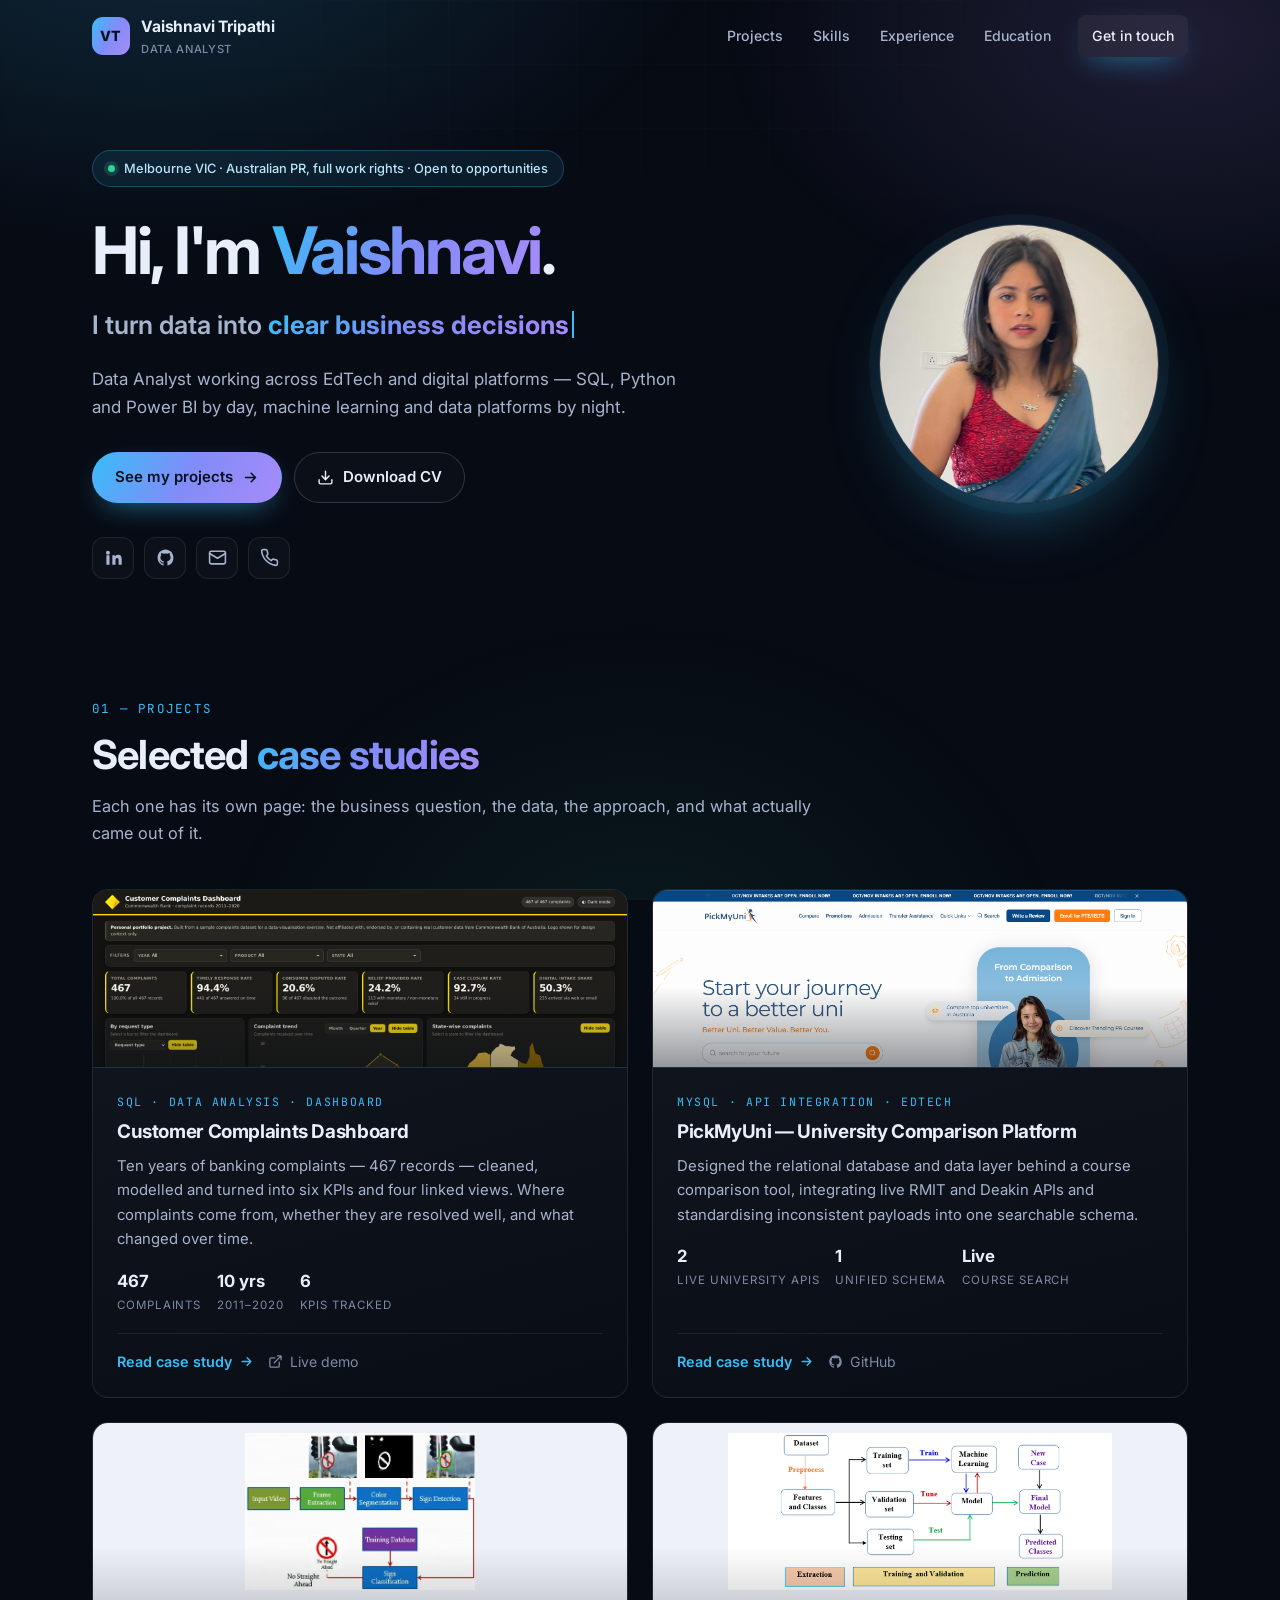
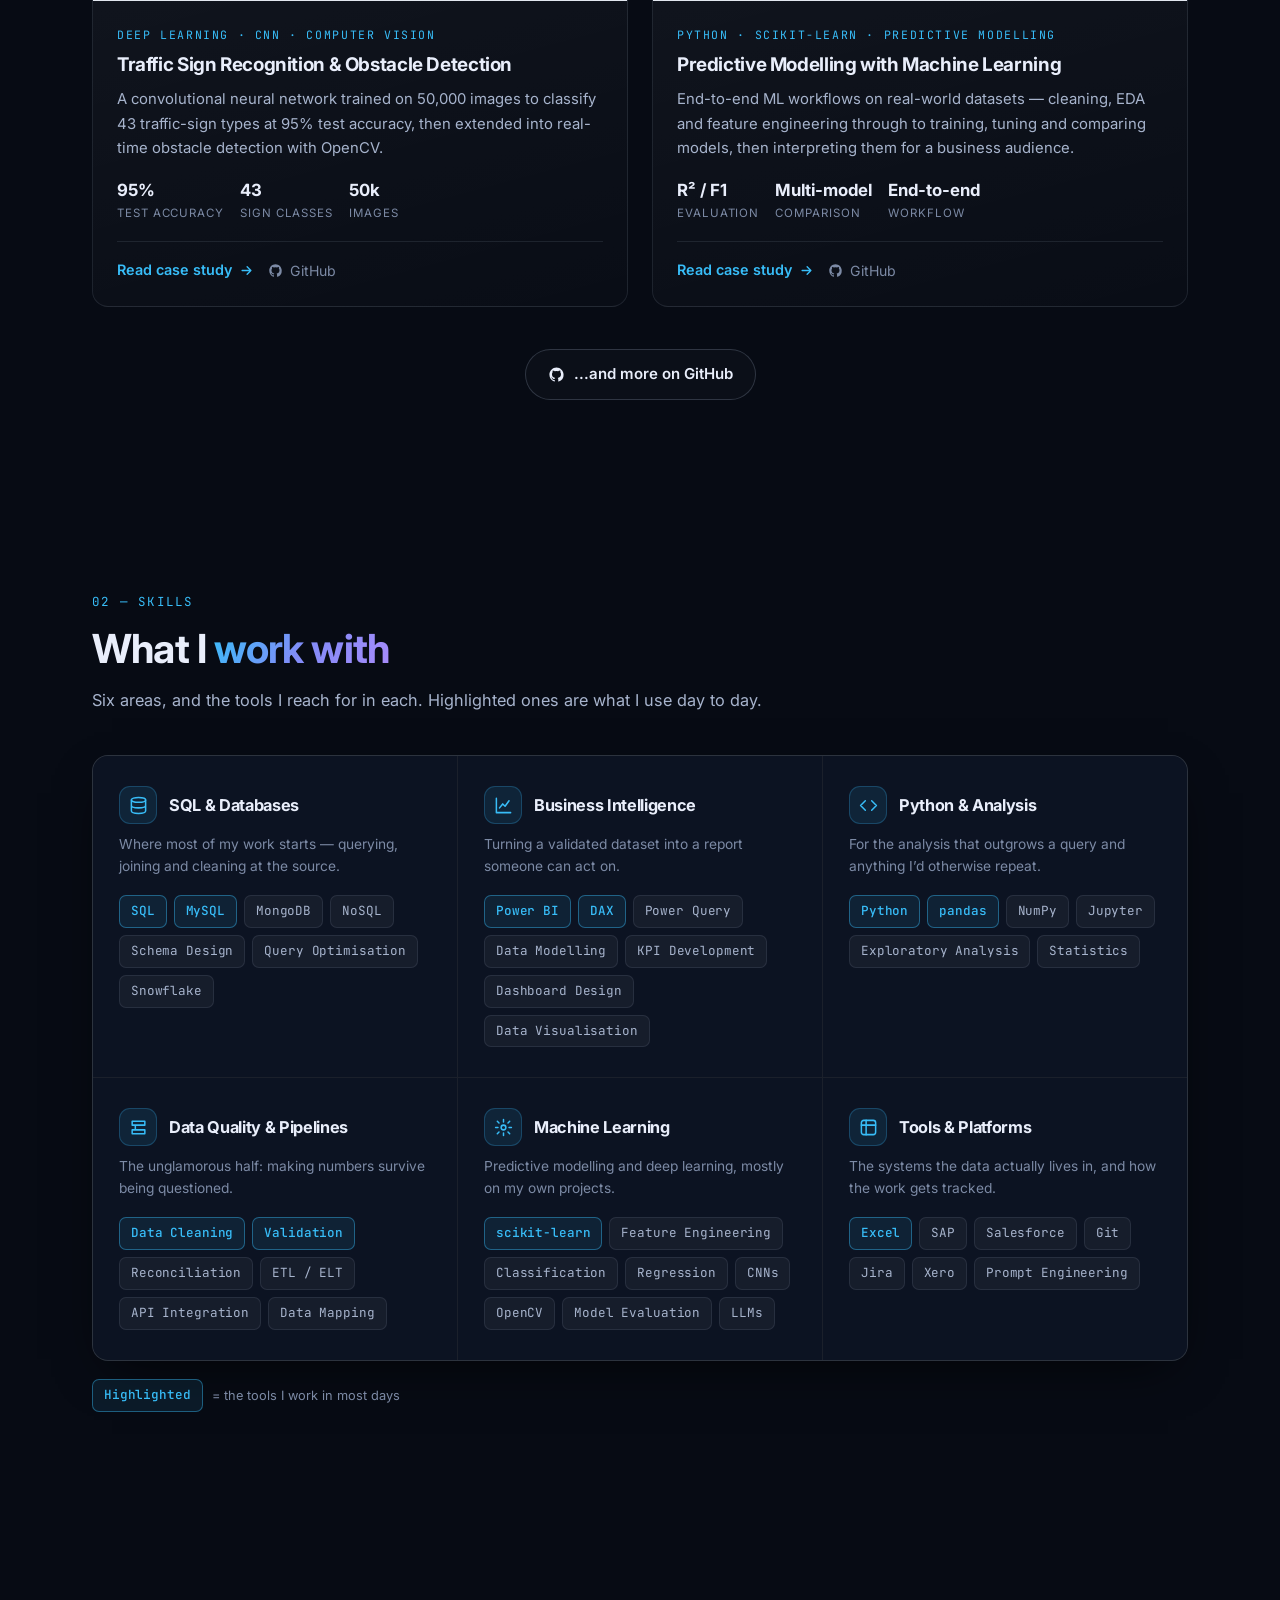
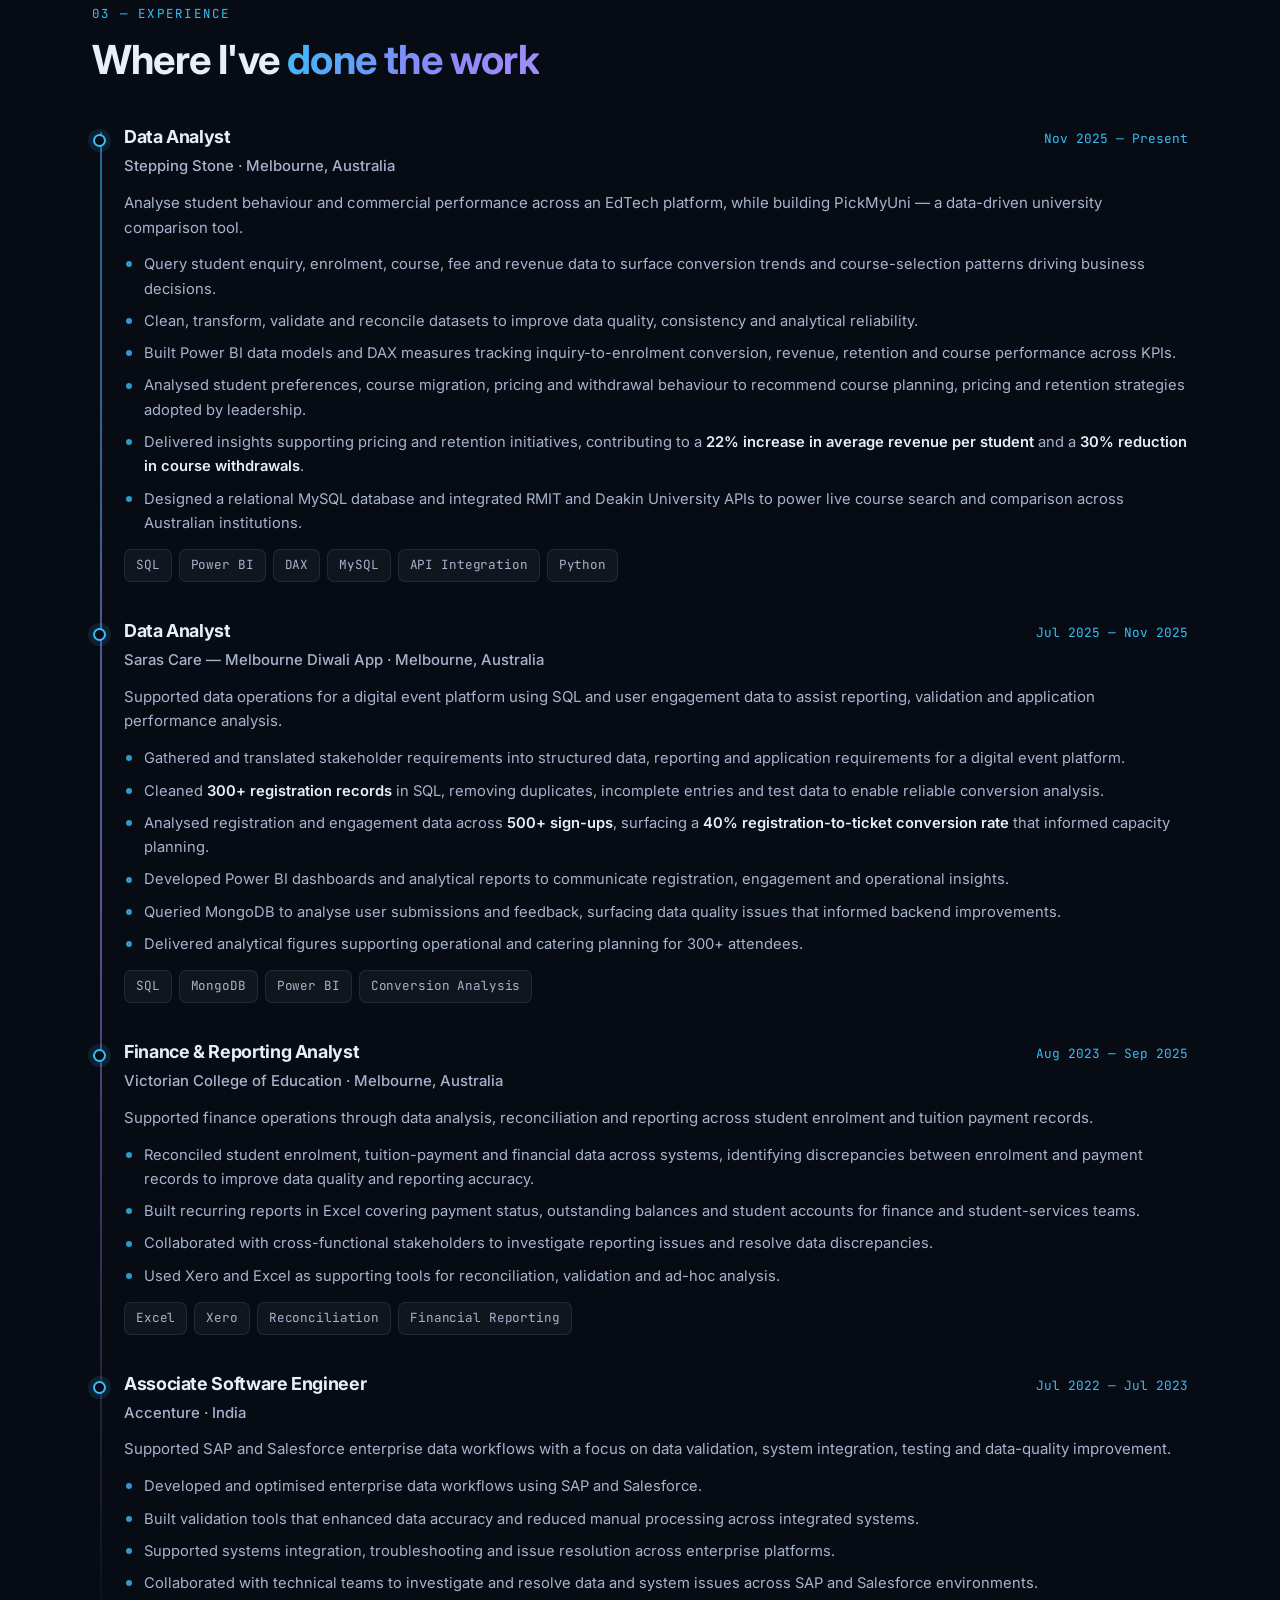
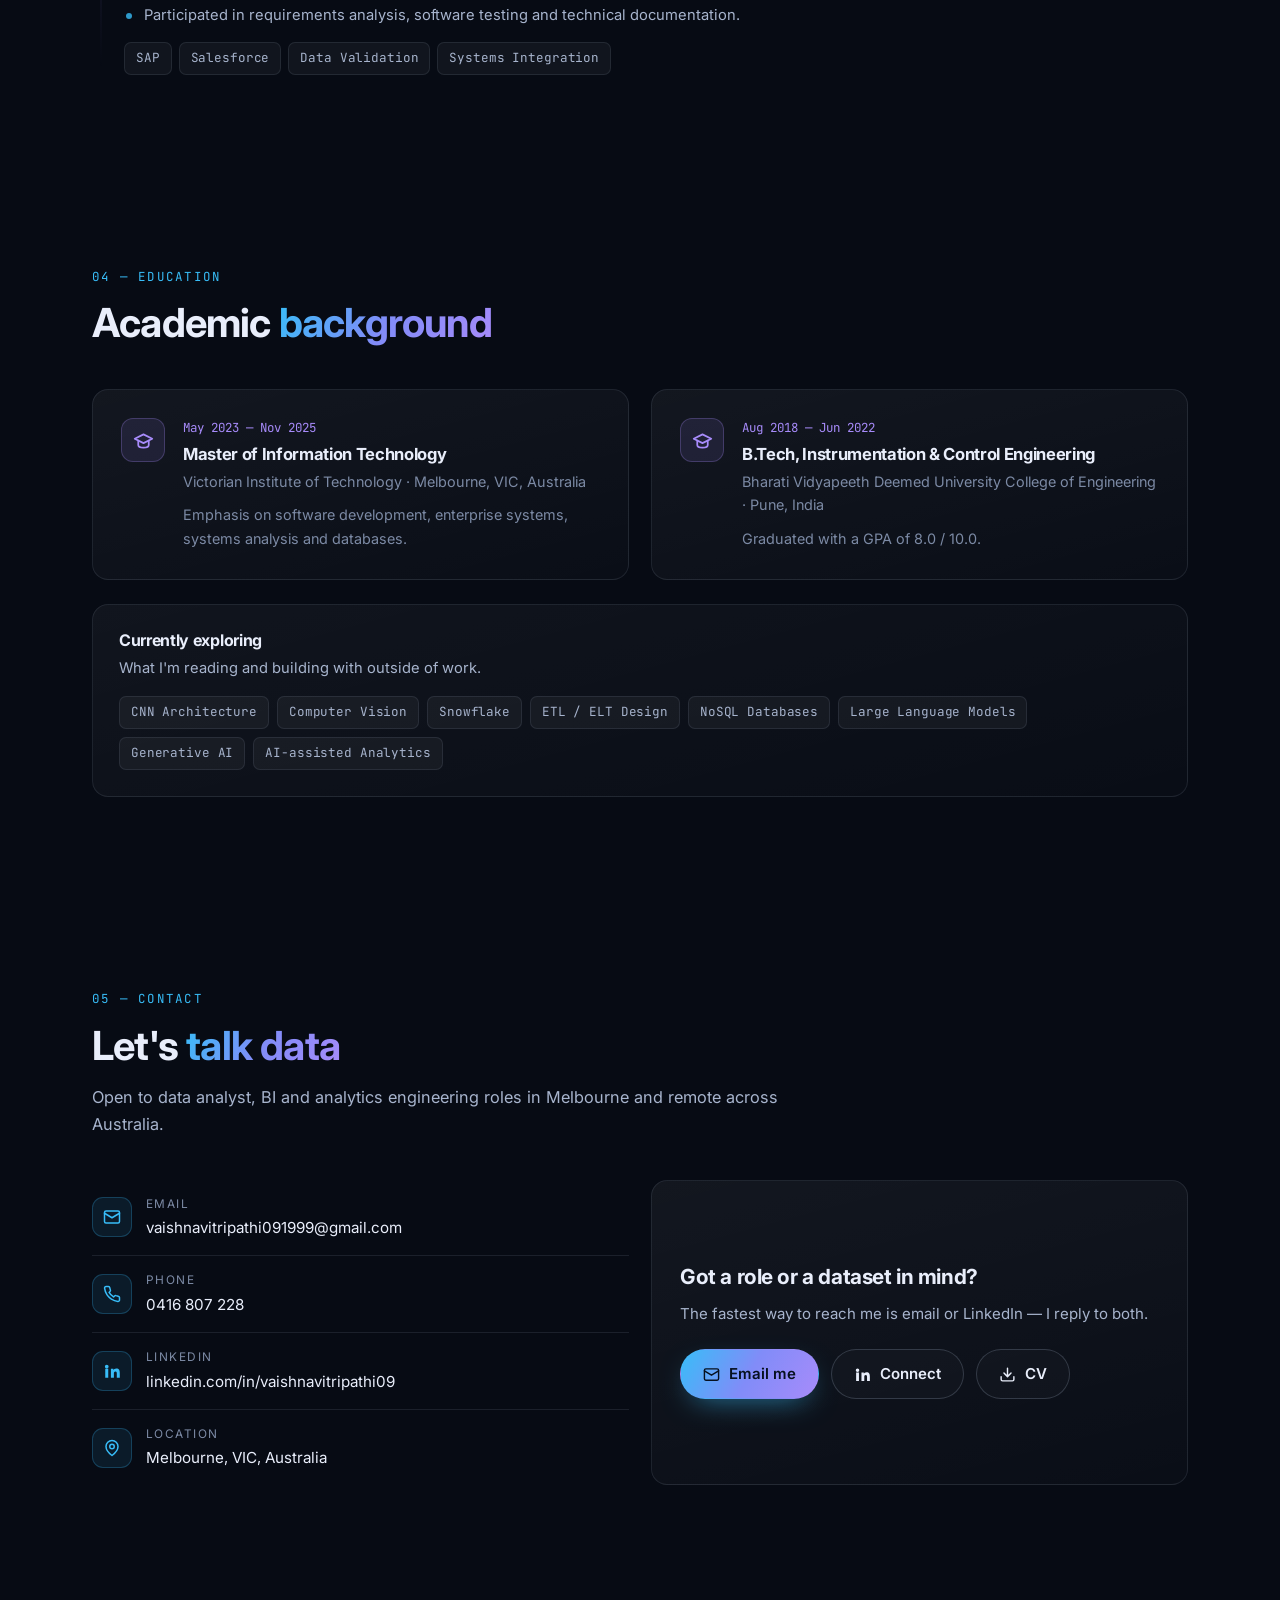
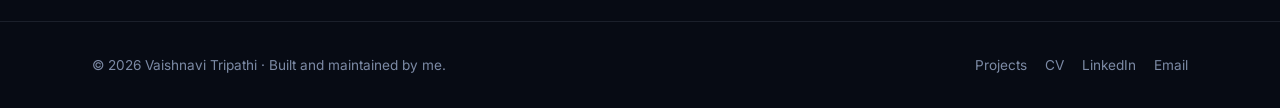
<file: Portfolio_Vaishnavi/index.html>
<!DOCTYPE html>
<html lang="en">
<head>
<meta charset="UTF-8" />
<meta name="viewport" content="width=device-width, initial-scale=1" />
<title>Vaishnavi Tripathi — Data Analyst | SQL, Python, Power BI</title>
<meta name="description" content="Portfolio of Vaishnavi Tripathi, a Melbourne-based Data Analyst specialising in SQL, Python, Power BI and machine learning. Case studies in EdTech, healthcare analytics, data platforms and computer vision." />
<meta name="author" content="Vaishnavi Tripathi" />
<meta property="og:title" content="Vaishnavi Tripathi — Data Analyst" />
<meta property="og:description" content="Turning complex data into clear business decisions. SQL · Python · Power BI · Machine Learning." />
<meta property="og:type" content="website" />
<meta property="og:image" content="assets/profile.jpg" />
<link rel="icon" href="data:image/svg+xml,<svg xmlns='http://www.w3.org/2000/svg' viewBox='0 0 100 100'><rect width='100' height='100' rx='22' fill='%2338bdf8'/><text x='50' y='68' font-size='52' font-family='Arial,sans-serif' font-weight='bold' text-anchor='middle' fill='%23061020'>VT</text></svg>" />
<link rel="preconnect" href="https://fonts.googleapis.com" />
<link rel="preconnect" href="https://fonts.gstatic.com" crossorigin />
<link href="https://fonts.googleapis.com/css2?family=Inter:wght@400;500;600;700;800&family=JetBrains+Mono:wght@400;500&display=swap" rel="stylesheet" />
<link rel="stylesheet" href="style.css" />
</head>
<body>

<!-- ============================ NAV ============================ -->
<header class="nav">
  <div class="wrap nav__inner">
    <a class="brand" href="#top" aria-label="Vaishnavi Tripathi — home">
      <span class="brand__mark">VT</span>
      <span>
        <span class="brand__name">Vaishnavi Tripathi</span>
        <span class="brand__role">Data Analyst</span>
      </span>
    </a>

    <button class="nav__toggle" aria-label="Toggle navigation" aria-expanded="false">
      <svg viewBox="0 0 24 24" fill="none" stroke="currentColor" stroke-width="2" stroke-linecap="round"><path d="M3 6h18M3 12h18M3 18h18"/></svg>
    </button>

    <nav class="nav__links" aria-label="Primary">
      <a href="#projects">Projects</a>
      <a href="#skills">Skills</a>
      <a href="#experience">Experience</a>
      <a href="#education">Education</a>
      <a class="btn btn--primary btn--sm nav__cta" href="#contact">Get in touch</a>
    </nav>
  </div>
</header>

<main id="top">

<!-- ============================ HERO ============================ -->
<section class="hero">
  <div class="wrap">
    <div class="hero__grid">
      <div class="reveal">
        <span class="pill"><span class="dot"></span> Melbourne VIC · Australian PR, full work rights · Open to opportunities</span>

        <h1>Hi, I'm <span class="grad-text">Vaishnavi</span>.</h1>

        <p class="type-line">
          I turn data into
          <span class="type-out"
                data-words="clear business decisions|Power BI dashboards|KPI frameworks|conversion insights|predictive models|things people act on"></span><span class="caret" aria-hidden="true"></span>
        </p>

        <p class="hero__lede">
          Data Analyst working across EdTech and digital platforms — SQL, Python and Power BI by day,
          machine learning and data platforms by night.
        </p>

        <div class="hero__actions">
          <a class="btn btn--primary" href="#projects">
            See my projects
            <svg viewBox="0 0 24 24" fill="none" stroke="currentColor" stroke-width="2.2" stroke-linecap="round" stroke-linejoin="round"><path d="M5 12h14M13 6l6 6-6 6"/></svg>
          </a>
          <a class="btn btn--ghost" href="assets/Vaishnavi_Tripathi_CV.pdf" download>
            <svg viewBox="0 0 24 24" fill="none" stroke="currentColor" stroke-width="2" stroke-linecap="round" stroke-linejoin="round"><path d="M21 15v4a2 2 0 0 1-2 2H5a2 2 0 0 1-2-2v-4M7 10l5 5 5-5M12 15V3"/></svg>
            Download CV
          </a>
        </div>

        <div class="social">
          <a href="https://www.linkedin.com/in/vaishnavitripathi09" target="_blank" rel="noopener" aria-label="LinkedIn">
            <svg viewBox="0 0 24 24" fill="currentColor"><path d="M4.98 3.5a2.5 2.5 0 1 1 0 5 2.5 2.5 0 0 1 0-5zM3 9h4v12H3V9zm7 0h3.8v1.7h.05c.53-1 1.83-2.05 3.77-2.05 4.03 0 4.78 2.65 4.78 6.1V21h-4v-5.4c0-1.29-.02-2.95-1.8-2.95-1.8 0-2.07 1.4-2.07 2.85V21h-4V9z"/></svg>
          </a>
          <!-- TODO: replace with your GitHub username if different -->
          <a href="https://github.com/vaishnavitripathi091999" target="_blank" rel="noopener" aria-label="GitHub">
            <svg viewBox="0 0 24 24" fill="currentColor"><path d="M12 2C6.48 2 2 6.58 2 12.25c0 4.53 2.87 8.37 6.84 9.73.5.1.68-.22.68-.49l-.01-1.9c-2.78.62-3.37-1.22-3.37-1.22-.46-1.18-1.11-1.5-1.11-1.5-.91-.64.07-.62.07-.62 1 .07 1.53 1.06 1.53 1.06.89 1.57 2.34 1.12 2.91.86.09-.66.35-1.12.63-1.38-2.22-.26-4.56-1.14-4.56-5.07 0-1.12.39-2.03 1.03-2.75-.1-.26-.45-1.3.1-2.71 0 0 .84-.28 2.75 1.05a9.3 9.3 0 0 1 5 0c1.91-1.33 2.75-1.05 2.75-1.05.55 1.41.2 2.45.1 2.71.64.72 1.03 1.63 1.03 2.75 0 3.94-2.34 4.81-4.57 5.06.36.32.68.94.68 1.9l-.01 2.82c0 .27.18.6.69.49A10.03 10.03 0 0 0 22 12.25C22 6.58 17.52 2 12 2z"/></svg>
          </a>
          <a href="mailto:vaishnavitripathi091999@gmail.com" aria-label="Email">
            <svg viewBox="0 0 24 24" fill="none" stroke="currentColor" stroke-width="2" stroke-linecap="round" stroke-linejoin="round"><rect x="2" y="4" width="20" height="16" rx="2"/><path d="m22 7-10 6L2 7"/></svg>
          </a>
          <a href="tel:+61416807228" aria-label="Phone">
            <svg viewBox="0 0 24 24" fill="none" stroke="currentColor" stroke-width="2" stroke-linecap="round" stroke-linejoin="round"><path d="M22 16.9v3a2 2 0 0 1-2.2 2 19.8 19.8 0 0 1-8.6-3.1 19.5 19.5 0 0 1-6-6A19.8 19.8 0 0 1 2.1 4.2 2 2 0 0 1 4.1 2h3a2 2 0 0 1 2 1.7c.1 1 .4 1.9.7 2.8a2 2 0 0 1-.5 2.1L8.1 9.9a16 16 0 0 0 6 6l1.3-1.3a2 2 0 0 1 2.1-.4c.9.3 1.8.6 2.8.7a2 2 0 0 1 1.7 2z"/></svg>
          </a>
        </div>
      </div>

      <div class="avatar-wrap reveal">
        <div class="avatar">
          <span class="avatar-ring" aria-hidden="true"></span>
          <img src="assets/profile.jpg" alt="Vaishnavi Tripathi" />
        </div>
      </div>
    </div>
  </div>
</section>

<!-- ============================ PROJECTS ============================ -->
<section class="section" id="projects">
  <div class="wrap">
    <div class="sec-head reveal">
      <span class="sec-num">01 — Projects</span>
      <h2 class="sec-title">Selected <span class="grad-text">case studies</span></h2>
      <p class="sec-sub">Each one has its own page: the business question, the data, the approach, and what actually came out of it.</p>
    </div>

    <div class="projects-grid">

      <!-- PROJECT 1 -->
      <article class="project reveal">
        <div class="project__cover project__cover--img project__cover--shot">
          <img src="assets/projects/commbank-complaints-dashboard.png" alt="Customer complaints dashboard: six KPI tiles, complaints by request type, ten-year trend and a state map of Australia" loading="lazy" />
        </div>
        <div class="project__body">
          <div class="project__kicker">SQL · Data Analysis · Dashboard</div>
          <h3 class="project__title">Customer Complaints Dashboard</h3>
          <p class="project__desc">Ten years of banking complaints — 467 records — cleaned, modelled and turned into six KPIs and four linked views. Where complaints come from, whether they are resolved well, and what changed over time.</p>
          <div class="project__metrics">
            <div><div class="metric__v">467</div><div class="metric__l">complaints</div></div>
            <div><div class="metric__v">10 yrs</div><div class="metric__l">2011–2020</div></div>
            <div><div class="metric__v">6</div><div class="metric__l">KPIs tracked</div></div>
          </div>
          <div class="project__foot">
            <a class="link-arrow" href="projects/commbank-complaints-dashboard.html">
              Read case study
              <svg viewBox="0 0 24 24" fill="none" stroke="currentColor" stroke-width="2.2" stroke-linecap="round" stroke-linejoin="round"><path d="M5 12h14M13 6l6 6-6 6"/></svg>
            </a>
            <a class="link-muted" href="projects/demos/commbank-complaints-dashboard/index.html" target="_blank" rel="noopener">
              <svg viewBox="0 0 24 24" fill="none" stroke="currentColor" stroke-width="2" stroke-linecap="round" stroke-linejoin="round"><path d="M18 13v6a2 2 0 0 1-2 2H5a2 2 0 0 1-2-2V8a2 2 0 0 1 2-2h6"/><path d="M15 3h6v6M10 14 21 3"/></svg>
              Live demo
            </a>
          </div>
        </div>
      </article>

      <!-- PROJECT 2 -->
      <article class="project reveal">
        <div class="project__cover project__cover--img project__cover--shot">
          <img src="assets/projects/PickMYUNISS.png" alt="The PickMyUni course comparison site home page" loading="lazy" />
        </div>
        <div class="project__body">
          <div class="project__kicker">MySQL · API Integration · EdTech</div>
          <h3 class="project__title">PickMyUni — University Comparison Platform</h3>
          <p class="project__desc">Designed the relational database and data layer behind a course comparison tool, integrating live RMIT and Deakin APIs and standardising inconsistent payloads into one searchable schema.</p>
          <div class="project__metrics">
            <div><div class="metric__v">2</div><div class="metric__l">live university APIs</div></div>
            <div><div class="metric__v">1</div><div class="metric__l">unified schema</div></div>
            <div><div class="metric__v">Live</div><div class="metric__l">course search</div></div>
          </div>
          <div class="project__foot">
            <a class="link-arrow" href="projects/pickmyuni.html">
              Read case study
              <svg viewBox="0 0 24 24" fill="none" stroke="currentColor" stroke-width="2.2" stroke-linecap="round" stroke-linejoin="round"><path d="M5 12h14M13 6l6 6-6 6"/></svg>
            </a>
            <!-- TODO: paste the GitHub repo URL for this project -->
            <a class="link-muted" href="https://github.com/vaishnavitripathi091999" target="_blank" rel="noopener">
              <svg viewBox="0 0 24 24" fill="currentColor"><path d="M12 2C6.48 2 2 6.58 2 12.25c0 4.53 2.87 8.37 6.84 9.73.5.1.68-.22.68-.49l-.01-1.9c-2.78.62-3.37-1.22-3.37-1.22-.46-1.18-1.11-1.5-1.11-1.5-.91-.64.07-.62.07-.62 1 .07 1.53 1.06 1.53 1.06.89 1.57 2.34 1.12 2.91.86.09-.66.35-1.12.63-1.38-2.22-.26-4.56-1.14-4.56-5.07 0-1.12.39-2.03 1.03-2.75-.1-.26-.45-1.3.1-2.71 0 0 .84-.28 2.75 1.05a9.3 9.3 0 0 1 5 0c1.91-1.33 2.75-1.05 2.75-1.05.55 1.41.2 2.45.1 2.71.64.72 1.03 1.63 1.03 2.75 0 3.94-2.34 4.81-4.57 5.06.36.32.68.94.68 1.9l-.01 2.82c0 .27.18.6.69.49A10.03 10.03 0 0 0 22 12.25C22 6.58 17.52 2 12 2z"/></svg>
              GitHub
            </a>
          </div>
        </div>
      </article>

      <!-- PROJECT 3 -->
      <article class="project reveal">
        <div class="project__cover project__cover--img project__cover--art">
          <img src="assets/projects/TrafficSign.webp" alt="Traffic sign recognition pipeline diagram: input video, frame extraction, colour segmentation, sign detection and classification" loading="lazy" />
        </div>
        <div class="project__body">
          <div class="project__kicker">Deep Learning · CNN · Computer Vision</div>
          <h3 class="project__title">Traffic Sign Recognition &amp; Obstacle Detection</h3>
          <p class="project__desc">A convolutional neural network trained on 50,000 images to classify 43 traffic-sign types at 95% test accuracy, then extended into real-time obstacle detection with OpenCV.</p>
          <div class="project__metrics">
            <div><div class="metric__v">95%</div><div class="metric__l">test accuracy</div></div>
            <div><div class="metric__v">43</div><div class="metric__l">sign classes</div></div>
            <div><div class="metric__v">50k</div><div class="metric__l">images</div></div>
          </div>
          <div class="project__foot">
            <a class="link-arrow" href="projects/traffic-sign-recognition.html">
              Read case study
              <svg viewBox="0 0 24 24" fill="none" stroke="currentColor" stroke-width="2.2" stroke-linecap="round" stroke-linejoin="round"><path d="M5 12h14M13 6l6 6-6 6"/></svg>
            </a>
            <!-- TODO: paste the GitHub repo URL for this project -->
            <a class="link-muted" href="https://github.com/vaishnavitripathi091999" target="_blank" rel="noopener">
              <svg viewBox="0 0 24 24" fill="currentColor"><path d="M12 2C6.48 2 2 6.58 2 12.25c0 4.53 2.87 8.37 6.84 9.73.5.1.68-.22.68-.49l-.01-1.9c-2.78.62-3.37-1.22-3.37-1.22-.46-1.18-1.11-1.5-1.11-1.5-.91-.64.07-.62.07-.62 1 .07 1.53 1.06 1.53 1.06.89 1.57 2.34 1.12 2.91.86.09-.66.35-1.12.63-1.38-2.22-.26-4.56-1.14-4.56-5.07 0-1.12.39-2.03 1.03-2.75-.1-.26-.45-1.3.1-2.71 0 0 .84-.28 2.75 1.05a9.3 9.3 0 0 1 5 0c1.91-1.33 2.75-1.05 2.75-1.05.55 1.41.2 2.45.1 2.71.64.72 1.03 1.63 1.03 2.75 0 3.94-2.34 4.81-4.57 5.06.36.32.68.94.68 1.9l-.01 2.82c0 .27.18.6.69.49A10.03 10.03 0 0 0 22 12.25C22 6.58 17.52 2 12 2z"/></svg>
              GitHub
            </a>
          </div>
        </div>
      </article>

      <!-- PROJECT 4 -->
      <article class="project reveal">
        <div class="project__cover project__cover--img project__cover--art">
          <img src="assets/projects/Predictive.png" alt="Predictive modelling flow chart: dataset, preprocessing, training / validation / testing split, tuning, and the final model" loading="lazy" />
        </div>
        <div class="project__body">
          <div class="project__kicker">Python · scikit-learn · Predictive Modelling</div>
          <h3 class="project__title">Predictive Modelling with Machine Learning</h3>
          <p class="project__desc">End-to-end ML workflows on real-world datasets — cleaning, EDA and feature engineering through to training, tuning and comparing models, then interpreting them for a business audience.</p>
          <div class="project__metrics">
            <div><div class="metric__v">R² / F1</div><div class="metric__l">evaluation</div></div>
            <div><div class="metric__v">Multi-model</div><div class="metric__l">comparison</div></div>
            <div><div class="metric__v">End-to-end</div><div class="metric__l">workflow</div></div>
          </div>
          <div class="project__foot">
            <a class="link-arrow" href="projects/predictive-modelling.html">
              Read case study
              <svg viewBox="0 0 24 24" fill="none" stroke="currentColor" stroke-width="2.2" stroke-linecap="round" stroke-linejoin="round"><path d="M5 12h14M13 6l6 6-6 6"/></svg>
            </a>
            <!-- TODO: paste the GitHub repo URL for this project -->
            <a class="link-muted" href="https://github.com/vaishnavitripathi091999" target="_blank" rel="noopener">
              <svg viewBox="0 0 24 24" fill="currentColor"><path d="M12 2C6.48 2 2 6.58 2 12.25c0 4.53 2.87 8.37 6.84 9.73.5.1.68-.22.68-.49l-.01-1.9c-2.78.62-3.37-1.22-3.37-1.22-.46-1.18-1.11-1.5-1.11-1.5-.91-.64.07-.62.07-.62 1 .07 1.53 1.06 1.53 1.06.89 1.57 2.34 1.12 2.91.86.09-.66.35-1.12.63-1.38-2.22-.26-4.56-1.14-4.56-5.07 0-1.12.39-2.03 1.03-2.75-.1-.26-.45-1.3.1-2.71 0 0 .84-.28 2.75 1.05a9.3 9.3 0 0 1 5 0c1.91-1.33 2.75-1.05 2.75-1.05.55 1.41.2 2.45.1 2.71.64.72 1.03 1.63 1.03 2.75 0 3.94-2.34 4.81-4.57 5.06.36.32.68.94.68 1.9l-.01 2.82c0 .27.18.6.69.49A10.03 10.03 0 0 0 22 12.25C22 6.58 17.52 2 12 2z"/></svg>
              GitHub
            </a>
          </div>
        </div>
      </article>

      <!--
        ============================================================
        TO ADD A NEW PROJECT:
        1. Copy  projects/_template.html  →  projects/your-project.html
        2. Copy one <article class="project reveal"> block above,
           paste it here, and update the text + the href.
        3. For the card image, point the <img> inside project__cover at your file in
           assets/projects/ and keep the two classes:
             project__cover--shot  = a screenshot (fills the frame, cropped from the top)
             project__cover--art   = a diagram on a white background (shown whole on a light panel)
           If you have no image yet, use:  <div class="project__cover cover--a">
           with the <span class="project__icon">…</span> from an older version.
        4. No image yet? Use  <div class="project__cover cover--a">  with a
           <span class="project__icon">…</span> inside — cover--a/b/c/d are the four accent colours.
        See README.md for the full walkthrough.
        ============================================================
      -->

    </div>

    <div class="reveal" style="text-align:center;margin-top:42px">
      <a class="btn btn--ghost" href="https://github.com/vaishnavitripathi091999" target="_blank" rel="noopener">
        <svg viewBox="0 0 24 24" fill="currentColor"><path d="M12 2C6.48 2 2 6.58 2 12.25c0 4.53 2.87 8.37 6.84 9.73.5.1.68-.22.68-.49l-.01-1.9c-2.78.62-3.37-1.22-3.37-1.22-.46-1.18-1.11-1.5-1.11-1.5-.91-.64.07-.62.07-.62 1 .07 1.53 1.06 1.53 1.06.89 1.57 2.34 1.12 2.91.86.09-.66.35-1.12.63-1.38-2.22-.26-4.56-1.14-4.56-5.07 0-1.12.39-2.03 1.03-2.75-.1-.26-.45-1.3.1-2.71 0 0 .84-.28 2.75 1.05a9.3 9.3 0 0 1 5 0c1.91-1.33 2.75-1.05 2.75-1.05.55 1.41.2 2.45.1 2.71.64.72 1.03 1.63 1.03 2.75 0 3.94-2.34 4.81-4.57 5.06.36.32.68.94.68 1.9l-.01 2.82c0 .27.18.6.69.49A10.03 10.03 0 0 0 22 12.25C22 6.58 17.52 2 12 2z"/></svg>
        ...and more on GitHub
      </a>
    </div>
  </div>
</section>

<!-- ============================ SKILLS ============================ -->
<section class="section" id="skills">
  <div class="wrap">
    <div class="sec-head reveal">
      <span class="sec-num">02 — Skills</span>
      <h2 class="sec-title">What I <span class="grad-text">work with</span></h2>
      <p class="sec-sub">Six areas, and the tools I reach for in each. Highlighted ones are what I use day to day.</p>
    </div>

    <div class="skills-frame reveal">
      <div class="skill-cell">
        <div class="skill-cell__head">
          <span class="skill-cell__ic"><svg viewBox="0 0 24 24" fill="none" stroke="currentColor" stroke-width="1.9" stroke-linecap="round" stroke-linejoin="round"><ellipse cx="12" cy="5" rx="9" ry="3"/><path d="M3 5v14c0 1.7 4 3 9 3s9-1.3 9-3V5M3 12c0 1.7 4 3 9 3s9-1.3 9-3"/></svg></span>
          <h3>SQL &amp; Databases</h3>
        </div>
        <p class="skill-cell__note">Where most of my work starts &mdash; querying, joining and cleaning at the source.</p>
        <div class="tags"><span class="tag tag--core">SQL</span><span class="tag tag--core">MySQL</span><span class="tag">MongoDB</span><span class="tag">NoSQL</span><span class="tag">Schema Design</span><span class="tag">Query Optimisation</span><span class="tag">Snowflake</span></div>
      </div>
      <div class="skill-cell">
        <div class="skill-cell__head">
          <span class="skill-cell__ic"><svg viewBox="0 0 24 24" fill="none" stroke="currentColor" stroke-width="1.9" stroke-linecap="round" stroke-linejoin="round"><path d="M3 3v18h18"/><path d="M7 15l4-5 3 3 5-7"/></svg></span>
          <h3>Business Intelligence</h3>
        </div>
        <p class="skill-cell__note">Turning a validated dataset into a report someone can act on.</p>
        <div class="tags"><span class="tag tag--core">Power BI</span><span class="tag tag--core">DAX</span><span class="tag">Power Query</span><span class="tag">Data Modelling</span><span class="tag">KPI Development</span><span class="tag">Dashboard Design</span><span class="tag">Data Visualisation</span></div>
      </div>
      <div class="skill-cell">
        <div class="skill-cell__head">
          <span class="skill-cell__ic"><svg viewBox="0 0 24 24" fill="none" stroke="currentColor" stroke-width="1.9" stroke-linecap="round" stroke-linejoin="round"><path d="m16 18 6-6-6-6M8 6l-6 6 6 6"/></svg></span>
          <h3>Python &amp; Analysis</h3>
        </div>
        <p class="skill-cell__note">For the analysis that outgrows a query and anything I&rsquo;d otherwise repeat.</p>
        <div class="tags"><span class="tag tag--core">Python</span><span class="tag tag--core">pandas</span><span class="tag">NumPy</span><span class="tag">Jupyter</span><span class="tag">Exploratory Analysis</span><span class="tag">Statistics</span></div>
      </div>
      <div class="skill-cell">
        <div class="skill-cell__head">
          <span class="skill-cell__ic"><svg viewBox="0 0 24 24" fill="none" stroke="currentColor" stroke-width="1.9" stroke-linecap="round" stroke-linejoin="round"><path d="M4 4h16v5H4zM4 15h16v5H4zM8 9v6"/></svg></span>
          <h3>Data Quality &amp; Pipelines</h3>
        </div>
        <p class="skill-cell__note">The unglamorous half: making numbers survive being questioned.</p>
        <div class="tags"><span class="tag tag--core">Data Cleaning</span><span class="tag tag--core">Validation</span><span class="tag">Reconciliation</span><span class="tag">ETL / ELT</span><span class="tag">API Integration</span><span class="tag">Data Mapping</span></div>
      </div>
      <div class="skill-cell">
        <div class="skill-cell__head">
          <span class="skill-cell__ic"><svg viewBox="0 0 24 24" fill="none" stroke="currentColor" stroke-width="1.9" stroke-linecap="round" stroke-linejoin="round"><circle cx="12" cy="12" r="3"/><path d="M12 2v3M12 19v3M4.2 4.2l2.1 2.1M17.7 17.7l2.1 2.1M2 12h3M19 12h3M4.2 19.8l2.1-2.1M17.7 6.3l2.1-2.1"/></svg></span>
          <h3>Machine Learning</h3>
        </div>
        <p class="skill-cell__note">Predictive modelling and deep learning, mostly on my own projects.</p>
        <div class="tags"><span class="tag tag--core">scikit-learn</span><span class="tag">Feature Engineering</span><span class="tag">Classification</span><span class="tag">Regression</span><span class="tag">CNNs</span><span class="tag">OpenCV</span><span class="tag">Model Evaluation</span><span class="tag">LLMs</span></div>
      </div>
      <div class="skill-cell">
        <div class="skill-cell__head">
          <span class="skill-cell__ic"><svg viewBox="0 0 24 24" fill="none" stroke="currentColor" stroke-width="1.9" stroke-linecap="round" stroke-linejoin="round"><rect x="3" y="3" width="18" height="18" rx="3"/><path d="M9 3v18M3 9h18"/></svg></span>
          <h3>Tools &amp; Platforms</h3>
        </div>
        <p class="skill-cell__note">The systems the data actually lives in, and how the work gets tracked.</p>
        <div class="tags"><span class="tag tag--core">Excel</span><span class="tag">SAP</span><span class="tag">Salesforce</span><span class="tag">Git</span><span class="tag">Jira</span><span class="tag">Xero</span><span class="tag">Prompt Engineering</span></div>
      </div>
    </div>

    <div class="skills-legend reveal">
      <span class="tag tag--core">Highlighted</span>
      <span>= the tools I work in most days</span>
    </div>
  </div>
</section>

<!-- ============================ EXPERIENCE ============================ -->
<section class="section" id="experience">
  <div class="wrap">
    <div class="sec-head reveal">
      <span class="sec-num">03 — Experience</span>
      <h2 class="sec-title">Where I've <span class="grad-text">done the work</span></h2>
    </div>

    <div class="timeline">
      <article class="job reveal">
        <div class="job__top">
          <h3 class="job__title">Data Analyst</h3>
          <span class="job__date">Nov 2025 — Present</span>
        </div>
        <p class="job__org">Stepping Stone · Melbourne, Australia</p>
        <p class="job__sum">Analyse student behaviour and commercial performance across an EdTech platform, while building PickMyUni — a data-driven university comparison tool.</p>
        <ul class="bullets">
          <li>Query student enquiry, enrolment, course, fee and revenue data to surface conversion trends and course-selection patterns driving business decisions.</li>
          <li>Clean, transform, validate and reconcile datasets to improve data quality, consistency and analytical reliability.</li>
          <li>Built Power BI data models and DAX measures tracking inquiry-to-enrolment conversion, revenue, retention and course performance across KPIs.</li>
          <li>Analysed student preferences, course migration, pricing and withdrawal behaviour to recommend course planning, pricing and retention strategies adopted by leadership.</li>
          <li>Delivered insights supporting pricing and retention initiatives, contributing to a <strong>22% increase in average revenue per student</strong> and a <strong>30% reduction in course withdrawals</strong>.</li>
          <li>Designed a relational MySQL database and integrated RMIT and Deakin University APIs to power live course search and comparison across Australian institutions.</li>
        </ul>
        <div class="job__tools">
          <span class="tag">SQL</span><span class="tag">Power BI</span><span class="tag">DAX</span><span class="tag">MySQL</span><span class="tag">API Integration</span><span class="tag">Python</span>
        </div>
      </article>

      <article class="job reveal">
        <div class="job__top">
          <h3 class="job__title">Data Analyst</h3>
          <span class="job__date">Jul 2025 — Nov 2025</span>
        </div>
        <p class="job__org">Saras Care — Melbourne Diwali App · Melbourne, Australia</p>
        <p class="job__sum">Supported data operations for a digital event platform using SQL and user engagement data to assist reporting, validation and application performance analysis.</p>
        <ul class="bullets">
          <li>Gathered and translated stakeholder requirements into structured data, reporting and application requirements for a digital event platform.</li>
          <li>Cleaned <strong>300+ registration records</strong> in SQL, removing duplicates, incomplete entries and test data to enable reliable conversion analysis.</li>
          <li>Analysed registration and engagement data across <strong>500+ sign-ups</strong>, surfacing a <strong>40% registration-to-ticket conversion rate</strong> that informed capacity planning.</li>
          <li>Developed Power BI dashboards and analytical reports to communicate registration, engagement and operational insights.</li>
          <li>Queried MongoDB to analyse user submissions and feedback, surfacing data quality issues that informed backend improvements.</li>
          <li>Delivered analytical figures supporting operational and catering planning for 300+ attendees.</li>
        </ul>
        <div class="job__tools">
          <span class="tag">SQL</span><span class="tag">MongoDB</span><span class="tag">Power BI</span><span class="tag">Conversion Analysis</span>
        </div>
      </article>

      <article class="job reveal">
        <div class="job__top">
          <h3 class="job__title">Finance &amp; Reporting Analyst</h3>
          <span class="job__date">Aug 2023 — Sep 2025</span>
        </div>
        <p class="job__org">Victorian College of Education · Melbourne, Australia</p>
        <p class="job__sum">Supported finance operations through data analysis, reconciliation and reporting across student enrolment and tuition payment records.</p>
        <ul class="bullets">
          <li>Reconciled student enrolment, tuition-payment and financial data across systems, identifying discrepancies between enrolment and payment records to improve data quality and reporting accuracy.</li>
          <li>Built recurring reports in Excel covering payment status, outstanding balances and student accounts for finance and student-services teams.</li>
          <li>Collaborated with cross-functional stakeholders to investigate reporting issues and resolve data discrepancies.</li>
          <li>Used Xero and Excel as supporting tools for reconciliation, validation and ad-hoc analysis.</li>
        </ul>
        <div class="job__tools">
          <span class="tag">Excel</span><span class="tag">Xero</span><span class="tag">Reconciliation</span><span class="tag">Financial Reporting</span>
        </div>
      </article>

      <article class="job reveal">
        <div class="job__top">
          <h3 class="job__title">Associate Software Engineer</h3>
          <span class="job__date">Jul 2022 — Jul 2023</span>
        </div>
        <p class="job__org">Accenture · India</p>
        <p class="job__sum">Supported SAP and Salesforce enterprise data workflows with a focus on data validation, system integration, testing and data-quality improvement.</p>
        <ul class="bullets">
          <li>Developed and optimised enterprise data workflows using SAP and Salesforce.</li>
          <li>Built validation tools that enhanced data accuracy and reduced manual processing across integrated systems.</li>
          <li>Supported systems integration, troubleshooting and issue resolution across enterprise platforms.</li>
          <li>Collaborated with technical teams to investigate and resolve data and system issues across SAP and Salesforce environments.</li>
          <li>Participated in requirements analysis, software testing and technical documentation.</li>
        </ul>
        <div class="job__tools">
          <span class="tag">SAP</span><span class="tag">Salesforce</span><span class="tag">Data Validation</span><span class="tag">Systems Integration</span>
        </div>
      </article>
    </div>
  </div>
</section>

<!-- ============================ EDUCATION ============================ -->
<section class="section" id="education">
  <div class="wrap">
    <div class="sec-head reveal">
      <span class="sec-num">04 — Education</span>
      <h2 class="sec-title">Academic <span class="grad-text">background</span></h2>
    </div>

    <div class="grid-2">
      <div class="card edu reveal">
        <span class="edu__icon"><svg viewBox="0 0 24 24" fill="none" stroke="currentColor" stroke-width="2" stroke-linecap="round" stroke-linejoin="round"><path d="M22 10 12 5 2 10l10 5 10-5z"/><path d="M6 12v5c0 1.7 2.7 3 6 3s6-1.3 6-3v-5"/></svg></span>
        <div>
          <div class="edu__date">May 2023 — Nov 2025</div>
          <h3>Master of Information Technology</h3>
          <p class="edu__org">Victorian Institute of Technology · Melbourne, VIC, Australia</p>
          <p>Emphasis on software development, enterprise systems, systems analysis and databases.</p>
        </div>
      </div>

      <div class="card edu reveal">
        <span class="edu__icon"><svg viewBox="0 0 24 24" fill="none" stroke="currentColor" stroke-width="2" stroke-linecap="round" stroke-linejoin="round"><path d="M22 10 12 5 2 10l10 5 10-5z"/><path d="M6 12v5c0 1.7 2.7 3 6 3s6-1.3 6-3v-5"/></svg></span>
        <div>
          <div class="edu__date">Aug 2018 — Jun 2022</div>
          <h3>B.Tech, Instrumentation &amp; Control Engineering</h3>
          <p class="edu__org">Bharati Vidyapeeth Deemed University College of Engineering · Pune, India</p>
          <p>Graduated with a GPA of 8.0 / 10.0.</p>
        </div>
      </div>
    </div>

    <div class="exploring reveal">
      <h3>Currently exploring</h3>
      <p>What I'm reading and building with outside of work.</p>
      <div class="tags">
        <span class="tag">CNN Architecture</span><span class="tag">Computer Vision</span>
        <span class="tag">Snowflake</span><span class="tag">ETL / ELT Design</span>
        <span class="tag">NoSQL Databases</span><span class="tag">Large Language Models</span>
        <span class="tag">Generative AI</span><span class="tag">AI-assisted Analytics</span>
      </div>
    </div>
  </div>
</section>

<!-- ============================ CONTACT ============================ -->
<section class="section" id="contact">
  <div class="wrap">
    <div class="sec-head reveal">
      <span class="sec-num">05 — Contact</span>
      <h2 class="sec-title">Let's <span class="grad-text">talk data</span></h2>
      <p class="sec-sub">Open to data analyst, BI and analytics engineering roles in Melbourne and remote across Australia.</p>
    </div>

    <div class="grid-2">
      <div class="reveal">
        <div class="contact__item">
          <span class="contact__ic"><svg viewBox="0 0 24 24" fill="none" stroke="currentColor" stroke-width="2" stroke-linecap="round" stroke-linejoin="round"><rect x="2" y="4" width="20" height="16" rx="2"/><path d="m22 7-10 6L2 7"/></svg></span>
          <div>
            <div class="contact__k">Email</div>
            <a class="contact__v" href="mailto:vaishnavitripathi091999@gmail.com">vaishnavitripathi091999@gmail.com</a>
          </div>
        </div>
        <div class="contact__item">
          <span class="contact__ic"><svg viewBox="0 0 24 24" fill="none" stroke="currentColor" stroke-width="2" stroke-linecap="round" stroke-linejoin="round"><path d="M22 16.9v3a2 2 0 0 1-2.2 2 19.8 19.8 0 0 1-8.6-3.1 19.5 19.5 0 0 1-6-6A19.8 19.8 0 0 1 2.1 4.2 2 2 0 0 1 4.1 2h3a2 2 0 0 1 2 1.7c.1 1 .4 1.9.7 2.8a2 2 0 0 1-.5 2.1L8.1 9.9a16 16 0 0 0 6 6l1.3-1.3a2 2 0 0 1 2.1-.4c.9.3 1.8.6 2.8.7a2 2 0 0 1 1.7 2z"/></svg></span>
          <div>
            <div class="contact__k">Phone</div>
            <a class="contact__v" href="tel:+61416807228">0416 807 228</a>
          </div>
        </div>
        <div class="contact__item">
          <span class="contact__ic"><svg viewBox="0 0 24 24" fill="currentColor"><path d="M4.98 3.5a2.5 2.5 0 1 1 0 5 2.5 2.5 0 0 1 0-5zM3 9h4v12H3V9zm7 0h3.8v1.7h.05c.53-1 1.83-2.05 3.77-2.05 4.03 0 4.78 2.65 4.78 6.1V21h-4v-5.4c0-1.29-.02-2.95-1.8-2.95-1.8 0-2.07 1.4-2.07 2.85V21h-4V9z"/></svg></span>
          <div>
            <div class="contact__k">LinkedIn</div>
            <a class="contact__v" href="https://www.linkedin.com/in/vaishnavitripathi09" target="_blank" rel="noopener">linkedin.com/in/vaishnavitripathi09</a>
          </div>
        </div>
        <div class="contact__item">
          <span class="contact__ic"><svg viewBox="0 0 24 24" fill="none" stroke="currentColor" stroke-width="2" stroke-linecap="round" stroke-linejoin="round"><path d="M20 10c0 6-8 12-8 12s-8-6-8-12a8 8 0 1 1 16 0z"/><circle cx="12" cy="10" r="3"/></svg></span>
          <div>
            <div class="contact__k">Location</div>
            <div class="contact__v">Melbourne, VIC, Australia</div>
          </div>
        </div>
      </div>

      <div class="card reveal" style="display:flex;flex-direction:column;justify-content:center">
        <h3 style="font-size:1.3rem;margin-bottom:12px">Got a role or a dataset in mind?</h3>
        <p style="margin-bottom:22px">The fastest way to reach me is email or LinkedIn — I reply to both.</p>
        <div style="display:flex;flex-wrap:wrap;gap:12px">
          <a class="btn btn--primary" href="mailto:vaishnavitripathi091999@gmail.com">
            <svg viewBox="0 0 24 24" fill="none" stroke="currentColor" stroke-width="2" stroke-linecap="round" stroke-linejoin="round"><rect x="2" y="4" width="20" height="16" rx="2"/><path d="m22 7-10 6L2 7"/></svg>
            Email me
          </a>
          <a class="btn btn--ghost" href="https://www.linkedin.com/in/vaishnavitripathi09" target="_blank" rel="noopener">
            <svg viewBox="0 0 24 24" fill="currentColor"><path d="M4.98 3.5a2.5 2.5 0 1 1 0 5 2.5 2.5 0 0 1 0-5zM3 9h4v12H3V9zm7 0h3.8v1.7h.05c.53-1 1.83-2.05 3.77-2.05 4.03 0 4.78 2.65 4.78 6.1V21h-4v-5.4c0-1.29-.02-2.95-1.8-2.95-1.8 0-2.07 1.4-2.07 2.85V21h-4V9z"/></svg>
            Connect
          </a>
          <a class="btn btn--ghost" href="assets/Vaishnavi_Tripathi_CV.pdf" download>
            <svg viewBox="0 0 24 24" fill="none" stroke="currentColor" stroke-width="2" stroke-linecap="round" stroke-linejoin="round"><path d="M21 15v4a2 2 0 0 1-2 2H5a2 2 0 0 1-2-2v-4M7 10l5 5 5-5M12 15V3"/></svg>
            CV
          </a>
        </div>
      </div>
    </div>
  </div>
</section>

</main>

<!-- ============================ FOOTER ============================ -->
<footer class="footer">
  <div class="wrap footer__inner">
    <p>© <span data-year></span> Vaishnavi Tripathi · Built and maintained by me.</p>
    <div class="footer__links">
      <a href="#projects">Projects</a>
      <a href="assets/Vaishnavi_Tripathi_CV.pdf" download>CV</a>
      <a href="https://www.linkedin.com/in/vaishnavitripathi09" target="_blank" rel="noopener">LinkedIn</a>
      <a href="mailto:vaishnavitripathi091999@gmail.com">Email</a>
    </div>
  </div>
</footer>

<script src="script.js"></script>
</body>
</html>
</file>
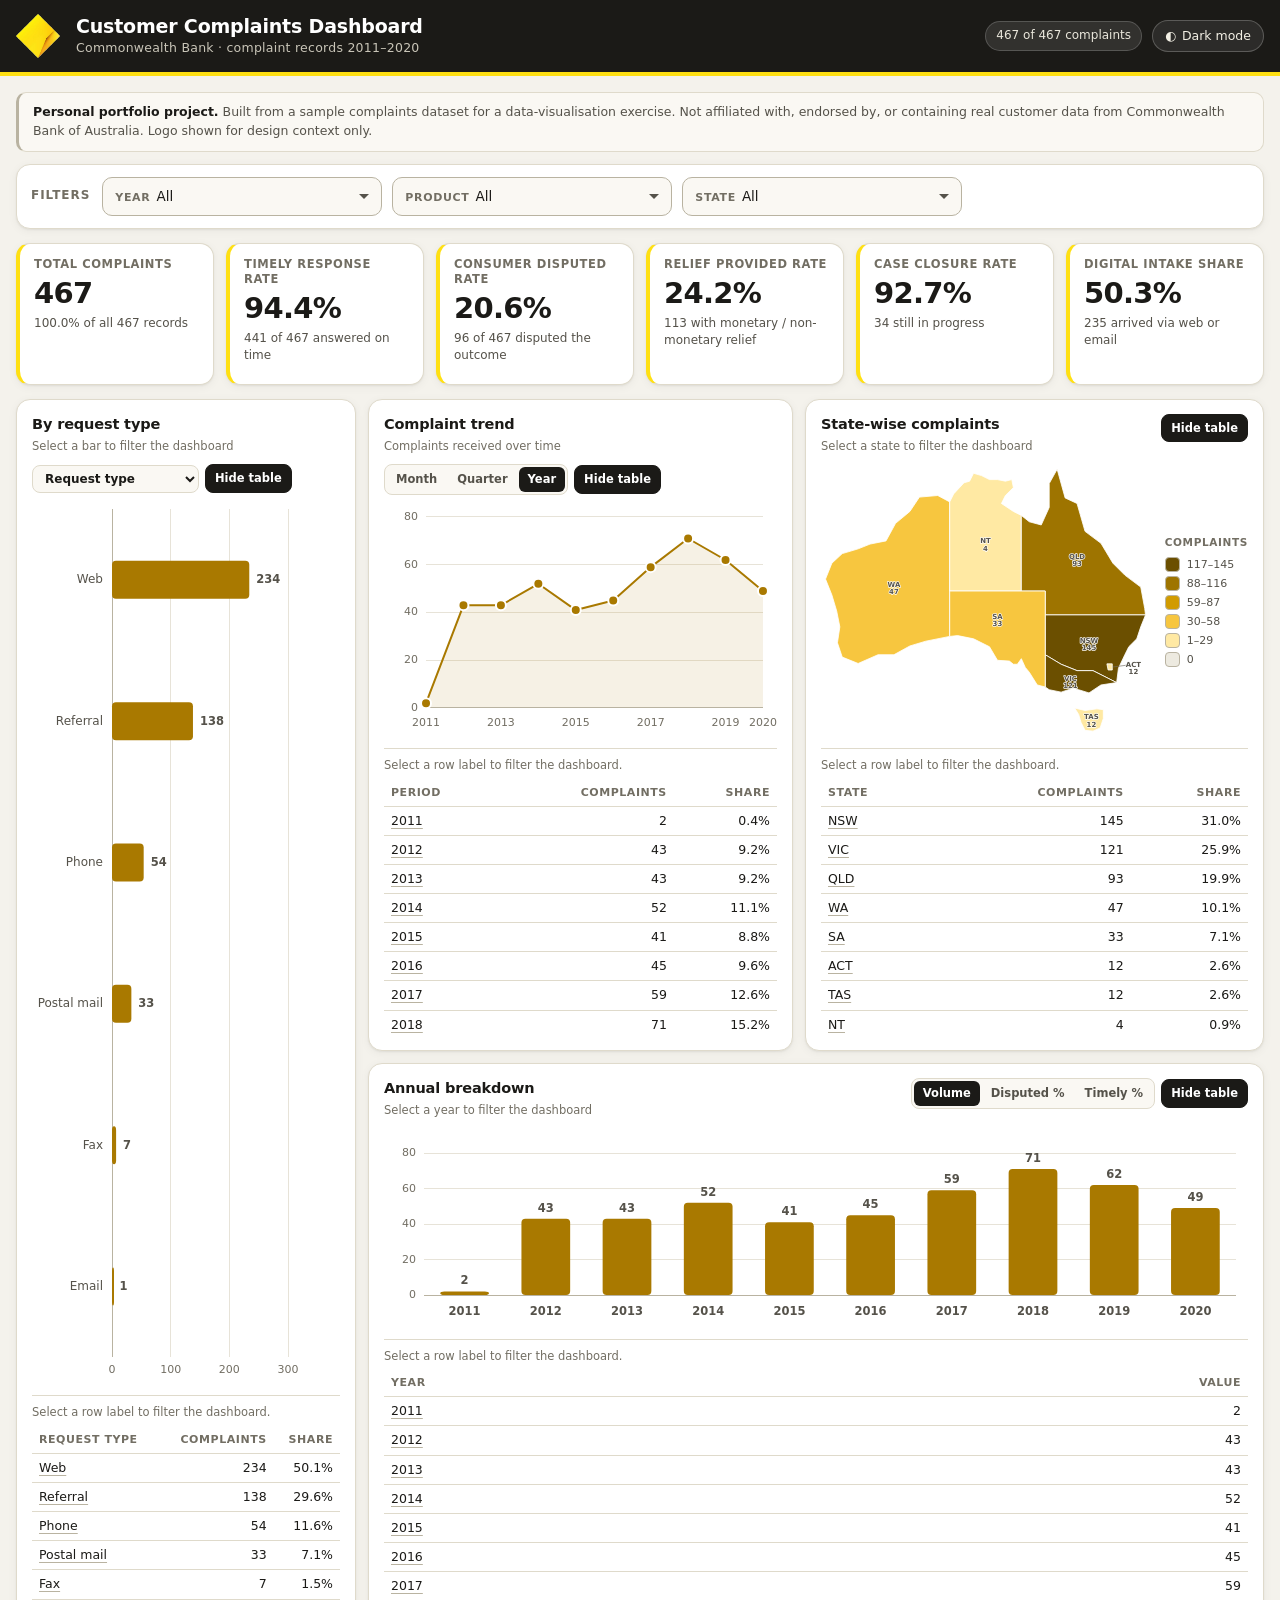
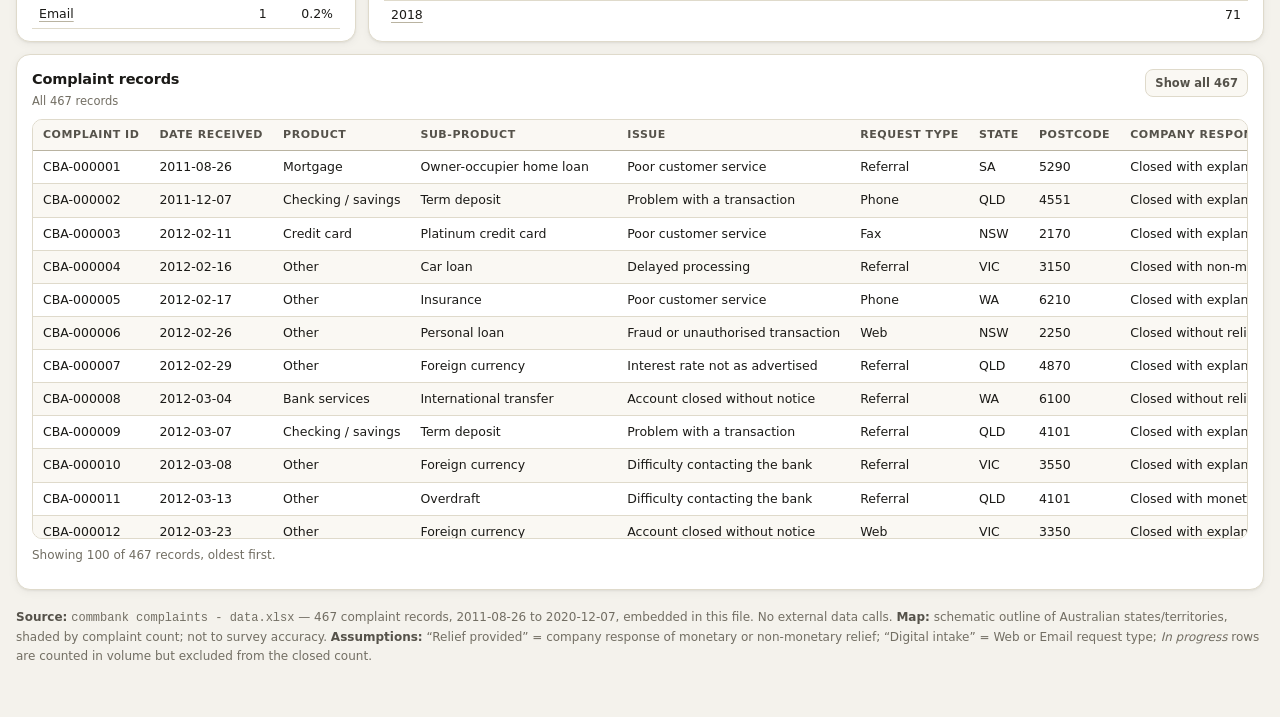
<file: Portfolio_Vaishnavi/projects/demos/commbank-complaints-dashboard/index.html>
<!DOCTYPE html>
<html lang="en" data-theme="light">
<head>
<meta charset="utf-8">
<meta name="viewport" content="width=device-width, initial-scale=1">
<title>Commonwealth Bank — Customer Complaints Dashboard</title>
<style>
:root{
  color-scheme: light;
  --brand:#FFE013;
  --brand-ink:#1B1A17;
  --surface-0:#F4F2EC;
  --surface-1:#FFFFFF;
  --surface-2:#FAF8F3;
  --line:#DFDACB;
  --line-strong:#B9B3A1;
  --text-1:#1B1A17;
  --text-2:#55524A;
  --text-3:#726E63;
  --mark:#A97900;
  --mark-hi:#7A5600;
  --mark-dim:#D8D3C4;
  --seq-1:#FFE9A3;
  --seq-2:#F7C63F;
  --seq-3:#D19B00;
  --seq-4:#9E7400;
  --seq-5:#6B4F00;
  --seq-0:#EDEAE0;
  --grid:#E7E3D8;
  --good:#0C7A3C;
  --bad:#B3261E;
  --shadow:0 1px 2px rgba(27,26,23,.06), 0 2px 10px rgba(27,26,23,.05);
  --radius:14px;
  --focus:#1B1A17;
}
@media (prefers-color-scheme: dark){
  :root:not([data-theme="light"]){
    color-scheme: dark;
    --surface-0:#121210;
    --surface-1:#1F1E1B;
    --surface-2:#272621;
    --line:#3A3833;
    --line-strong:#565349;
    --text-1:#F6F4EC;
    --text-2:#C8C4B6;
    --text-3:#9E9A8C;
    --mark:#E3B637;
    --mark-hi:#FFDC7A;
    --mark-dim:#46443D;
    --seq-1:#6B5000;
    --seq-2:#96700A;
    --seq-3:#C1941C;
    --seq-4:#E3B637;
    --seq-5:#FFDC7A;
    --seq-0:#2E2D28;
    --grid:#33322C;
    --good:#4BC47E;
    --bad:#FF8A80;
    --shadow:0 1px 2px rgba(0,0,0,.4), 0 2px 12px rgba(0,0,0,.3);
    --focus:#FFE013;
  }
}
:root[data-theme="dark"]{
  color-scheme: dark;
  --surface-0:#121210;
  --surface-1:#1F1E1B;
  --surface-2:#272621;
  --line:#3A3833;
  --line-strong:#565349;
  --text-1:#F6F4EC;
  --text-2:#C8C4B6;
  --text-3:#9E9A8C;
  --mark:#E3B637;
  --mark-hi:#FFDC7A;
  --mark-dim:#46443D;
  --seq-1:#6B5000;
  --seq-2:#96700A;
  --seq-3:#C1941C;
  --seq-4:#E3B637;
  --seq-5:#FFDC7A;
  --seq-0:#2E2D28;
  --grid:#33322C;
  --good:#4BC47E;
  --bad:#FF8A80;
  --shadow:0 1px 2px rgba(0,0,0,.4), 0 2px 12px rgba(0,0,0,.3);
  --focus:#FFE013;
}
*{box-sizing:border-box}
body{
  margin:0;
  background:var(--surface-0);
  color:var(--text-1);
  font:400 14px/1.45 "Inter","Segoe UI",system-ui,-apple-system,Helvetica,Arial,sans-serif;
  -webkit-font-smoothing:antialiased;
}
h1,h2,h3{margin:0;font-weight:600;letter-spacing:-.01em}
:focus-visible{outline:3px solid var(--focus);outline-offset:2px;border-radius:6px}
.sr-only{position:absolute;width:1px;height:1px;padding:0;margin:-1px;overflow:hidden;clip:rect(0 0 0 0);white-space:nowrap;border:0}
.skip{position:absolute;left:12px;top:-48px;z-index:60;background:var(--brand);color:#1B1A17;padding:10px 16px;border-radius:8px;font-weight:600;transition:top .15s}
.skip:focus{top:12px}
.wrap{max-width:1560px;margin:0 auto;padding-inline:16px;padding-block:0 40px}

/* ---------- header ---------- */
header.top{
  background:var(--brand-ink);
  border-bottom:4px solid var(--brand);
}
:root[data-theme="dark"] header.top,
@media (prefers-color-scheme: dark){}
.top-in{max-width:1560px;margin:0 auto;padding:14px 16px;display:flex;align-items:center;gap:16px;flex-wrap:wrap}
.logo{width:44px;height:44px;flex:none;display:block}
.titles{min-width:0;flex:1 1 260px}
.titles h1{font-size:19px;color:#FFFFFF;line-height:1.2}
.titles p{margin:2px 0 0;font-size:12.5px;color:#C9C5B8;letter-spacing:.02em}
.top-meta{display:flex;align-items:center;gap:10px;flex-wrap:wrap}
.pill{font-size:12px;color:#E9E6DB;background:rgba(255,255,255,.10);border:1px solid rgba(255,255,255,.18);padding:5px 10px;border-radius:999px;white-space:nowrap}
.tbtn{
  font:inherit;font-size:12.5px;font-weight:500;cursor:pointer;
  background:rgba(255,255,255,.08);color:#F2EFE4;border:1px solid rgba(255,255,255,.22);
  padding:6px 12px;border-radius:999px;display:inline-flex;gap:6px;align-items:center;
}
.tbtn:hover{background:rgba(255,255,255,.16)}
header.top :focus-visible{outline-color:var(--brand)}

.disclaimer{
  margin:16px 0 0;padding:10px 14px;font-size:12.5px;line-height:1.5;color:var(--text-2);
  background:var(--surface-2);border:1px solid var(--line);border-left:3px solid var(--line-strong);
  border-radius:10px;
}
.disclaimer strong{color:var(--text-1);font-weight:650}

/* ---------- filter bar ---------- */
.filterbar{
  background:var(--surface-1);border:1px solid var(--line);border-radius:var(--radius);
  box-shadow:var(--shadow);padding:12px 14px;margin-top:12px;
  display:flex;gap:12px;align-items:flex-start;flex-wrap:wrap;
}
.filterbar .flabel{font-size:12px;font-weight:600;text-transform:uppercase;letter-spacing:.08em;color:var(--text-3);padding-top:10px;flex:none}
.fgroup{display:flex;gap:10px;flex-wrap:wrap;flex:1 1 auto}
.dd{position:relative;flex:1 1 190px;min-width:170px;max-width:280px}
.dd>button{
  width:100%;font:inherit;text-align:left;cursor:pointer;
  background:var(--surface-2);color:var(--text-1);
  border:1px solid var(--line-strong);border-radius:10px;padding:9px 34px 9px 12px;
  display:flex;align-items:baseline;gap:6px;
}
.dd>button:hover{border-color:var(--text-3)}
.dd>button .k{font-size:11px;font-weight:600;letter-spacing:.06em;text-transform:uppercase;color:var(--text-3);flex:none}
.dd>button .v{font-size:13.5px;font-weight:500;overflow:hidden;text-overflow:ellipsis;white-space:nowrap}
.dd>button::after{content:"";position:absolute;right:13px;top:calc(50% - 2px);border:5px solid transparent;border-top-color:var(--text-2)}
.dd[data-open="true"]>button{border-color:var(--text-1)}
.ddpanel{
  position:absolute;z-index:40;top:calc(100% + 6px);left:0;min-width:100%;
  background:var(--surface-1);border:1px solid var(--line-strong);border-radius:12px;
  box-shadow:0 8px 28px rgba(27,26,23,.18);padding:6px;max-height:290px;overflow:auto;
}
.ddpanel[hidden]{display:none}
.ddopt{display:flex;align-items:center;gap:9px;padding:7px 9px;border-radius:8px;cursor:pointer;white-space:nowrap;font-size:13.5px}
.ddopt:hover,.ddopt[data-active="true"]{background:var(--surface-2)}
.ddopt input{accent-color:var(--mark);width:15px;height:15px;flex:none;margin:0}
.ddopt .cnt{margin-left:auto;color:var(--text-3);font-size:12px;font-variant-numeric:tabular-nums;padding-left:14px}
.ddfoot{display:flex;gap:8px;padding:6px 4px 2px;border-top:1px solid var(--line);margin-top:4px}
.linkbtn{font:inherit;font-size:12.5px;background:none;border:0;color:var(--text-2);text-decoration:underline;cursor:pointer;padding:4px 6px;border-radius:6px}
.linkbtn:hover{color:var(--text-1)}
.chips{display:flex;gap:8px;flex-wrap:wrap;align-items:center;flex:1 1 100%;border-top:1px dashed var(--line);padding-top:10px}
.chips:empty{display:none}
.chip{
  display:inline-flex;align-items:center;gap:7px;font-size:12.5px;font-weight:500;
  background:var(--surface-2);border:1px solid var(--line-strong);border-radius:999px;padding:4px 6px 4px 11px;
}
.chip b{font-weight:600}
.chip .dim{color:var(--text-3);font-weight:500}
.chip button{
  font:inherit;line-height:1;cursor:pointer;background:var(--line);border:0;color:var(--text-1);
  width:19px;height:19px;border-radius:50%;display:grid;place-items:center;font-size:13px;
}
.chip button:hover{background:var(--text-2);color:var(--surface-1)}
.resetall{
  font:inherit;font-size:12.5px;font-weight:600;cursor:pointer;background:var(--brand-ink);color:#fff;
  border:0;border-radius:999px;padding:6px 14px;
}
:root[data-theme="dark"] .resetall{background:var(--brand);color:#1B1A17}

/* ---------- KPI ---------- */
.kpis{display:grid;grid-template-columns:repeat(6,minmax(0,1fr));gap:12px;margin-top:14px}
.kpi{
  background:var(--surface-1);border:1px solid var(--line);border-left:4px solid var(--brand);
  border-radius:var(--radius);box-shadow:var(--shadow);padding:13px 14px 12px;min-width:0;
}
.kpi dt{font-size:11.5px;font-weight:600;letter-spacing:.05em;text-transform:uppercase;color:var(--text-3);margin:0 0 7px;line-height:1.3}
.kpi .val{font-size:29px;font-weight:650;line-height:1;letter-spacing:-.025em;font-variant-numeric:tabular-nums;display:block}
.kpi .sub{margin-top:7px;font-size:12px;color:var(--text-2);display:flex;gap:7px;align-items:center;flex-wrap:wrap}
.delta{font-weight:600;font-variant-numeric:tabular-nums;white-space:nowrap;display:inline-flex;gap:3px;align-items:center}
.delta.up{color:var(--good)} .delta.down{color:var(--bad)} .delta.flat{color:var(--text-3)}

/* ---------- grid ---------- */
.board{display:grid;gap:12px;margin-top:12px;grid-template-columns:1fr 1.25fr 1.35fr;grid-template-areas:"cat trend map" "cat annual annual";align-items:stretch}
.card{
  background:var(--surface-1);border:1px solid var(--line);border-radius:var(--radius);
  box-shadow:var(--shadow);padding:14px 15px 12px;display:flex;flex-direction:column;min-width:0;
}
#card-cat{grid-area:cat} #card-trend{grid-area:trend} #card-map{grid-area:map} #card-annual{grid-area:annual}
.card-hd{display:flex;align-items:flex-start;gap:10px;margin-bottom:10px;flex-wrap:wrap}
.card-hd h2{font-size:14.5px;flex:1 1 auto;min-width:0}
.card-hd .hint{display:block;font-weight:400;font-size:11.5px;color:var(--text-3);margin-top:3px;letter-spacing:0}
.ctrls{display:flex;gap:6px;align-items:center;flex:none}
.seg{display:inline-flex;background:var(--surface-2);border:1px solid var(--line);border-radius:8px;padding:2px;gap:2px}
.seg button{font:inherit;font-size:11.5px;font-weight:600;cursor:pointer;background:none;border:0;color:var(--text-2);padding:4px 9px;border-radius:6px}
.seg button[aria-pressed="true"]{background:var(--brand-ink);color:#fff}
:root[data-theme="dark"] .seg button[aria-pressed="true"]{background:var(--brand);color:#1B1A17}
select.mini{
  font:inherit;font-size:12px;font-weight:600;background:var(--surface-2);color:var(--text-1);
  border:1px solid var(--line);border-radius:8px;padding:5px 8px;cursor:pointer;
}
.tblbtn{font:inherit;font-size:11.5px;font-weight:600;cursor:pointer;background:var(--surface-2);border:1px solid var(--line);color:var(--text-2);border-radius:8px;padding:5px 9px}
.tblbtn[aria-expanded="true"]{background:var(--brand-ink);color:#fff;border-color:var(--brand-ink)}
:root[data-theme="dark"] .tblbtn[aria-expanded="true"]{background:var(--brand);color:#1B1A17;border-color:var(--brand)}
.plot{position:relative;flex:1 1 auto;min-height:0}
.plot>svg.chartsvg{position:absolute;inset:0;width:100%;height:100%;display:block;overflow:visible}
.empty{position:absolute;inset:0;display:grid;place-items:center;font-size:13px;color:var(--text-3);text-align:center;padding:20px}
.empty[hidden]{display:none}

/* ---------- data tables ---------- */
.tblwrap{margin-top:10px;border-top:1px solid var(--line);padding-top:8px;max-height:290px;overflow:auto}
.tblwrap[hidden]{display:none}
table.dt{width:100%;border-collapse:collapse;font-size:12.5px}
table.dt caption{text-align:left;font-size:11.5px;color:var(--text-3);padding-bottom:6px}
table.dt th,table.dt td{text-align:right;padding:5px 7px;border-bottom:1px solid var(--line);white-space:nowrap;font-variant-numeric:tabular-nums}
table.dt th:first-child,table.dt td:first-child{text-align:left;white-space:normal}
table.dt thead th{position:sticky;top:0;background:var(--surface-1);color:var(--text-3);font-weight:600;font-size:11px;text-transform:uppercase;letter-spacing:.05em;z-index:1}
table.dt tbody tr[data-sel="true"]{background:var(--surface-2)}
.rowbtn{font:inherit;font-size:12.5px;background:none;border:0;padding:2px 4px;margin:-2px -4px;border-radius:6px;cursor:pointer;color:var(--text-1);text-align:left;text-decoration:underline;text-decoration-color:var(--line-strong);text-underline-offset:3px}
.rowbtn:hover{text-decoration-color:var(--text-1)}
.rowbtn[aria-pressed="true"]{font-weight:700}
.rowbtn[aria-pressed="true"]::before{content:"✓ ";color:var(--mark)}

/* ---------- map ---------- */
.mapbox{display:flex;gap:12px;flex:1 1 auto;min-height:0;align-items:stretch}
.mapsvg{flex:1 1 auto;min-width:0;display:block;max-height:320px;height:100%;width:100%}
.mapsvg path.st{stroke:var(--surface-1);stroke-width:2.5;stroke-linejoin:round;cursor:pointer;transition:opacity .12s}
.mapsvg path.st:hover{stroke:var(--text-1);stroke-width:3}
.mapsvg path.st[data-sel="true"]{stroke:var(--text-1);stroke-width:3.5}
.mapsvg path.st[data-muted="true"]{opacity:.32}
.mapsvg path.st:focus-visible{outline:none;stroke:var(--focus);stroke-width:4}
.mapsvg line.ldr{stroke:var(--text-3);stroke-width:2}
.mapsvg text{font-size:21px;font-weight:600;fill:var(--text-2);pointer-events:none;paint-order:stroke;stroke:var(--surface-1);stroke-width:4px;stroke-linejoin:round}
.legend{flex:none;display:flex;flex-direction:column;justify-content:center;gap:3px;font-size:11px;color:var(--text-2);padding-block:4px}
.legend .lgh{font-size:10.5px;font-weight:600;text-transform:uppercase;letter-spacing:.06em;color:var(--text-3);margin-bottom:4px}
.legend .lgi{display:flex;align-items:center;gap:7px;white-space:nowrap;font-variant-numeric:tabular-nums}
.legend .sw{width:15px;height:15px;border-radius:4px;border:1px solid var(--line-strong);flex:none}

/* ---------- svg charts ---------- */
.chartsvg .grid{stroke:var(--grid);stroke-width:1;shape-rendering:crispEdges}
.chartsvg .axis{stroke:var(--line-strong);stroke-width:1;shape-rendering:crispEdges}
.chartsvg text{fill:var(--text-3);font-size:11px;font-family:inherit}
.chartsvg text.cat{fill:var(--text-2);font-size:12px}
.chartsvg text.val{fill:var(--text-2);font-size:11.5px;font-weight:600;font-variant-numeric:tabular-nums}
.chartsvg text.xlab{fill:var(--text-2);font-size:11.5px;font-weight:600}
.chartsvg g.item{cursor:pointer}
.chartsvg g.item rect,.chartsvg g.item circle{transition:opacity .12s}
.chartsvg g.item:hover rect{opacity:.82}
.chartsvg g.item:focus{outline:none}
.chartsvg g.item:focus-visible rect,.chartsvg g.item:focus-visible circle{stroke:var(--focus);stroke-width:3}
.chartsvg .ln{fill:none;stroke:var(--mark);stroke-width:2;stroke-linejoin:round;stroke-linecap:round}
.chartsvg .area{fill:var(--mark);opacity:.10}
.chartsvg .pt{stroke:var(--surface-1);stroke-width:2}
.chartsvg .hit{fill:transparent}

/* ---------- records table ---------- */
#card-records{margin-top:12px}
.recwrap{max-height:420px;overflow:auto;border:1px solid var(--line);border-radius:10px}
table.rec{width:100%;border-collapse:collapse;font-size:12.5px;min-width:900px}
table.rec th,table.rec td{text-align:left;padding:7px 10px;border-bottom:1px solid var(--line);white-space:nowrap}
table.rec thead th{position:sticky;top:0;background:var(--surface-2);color:var(--text-2);font-weight:600;font-size:11px;text-transform:uppercase;letter-spacing:.05em;z-index:1;border-bottom:1px solid var(--line-strong)}
table.rec tbody tr:nth-child(even){background:var(--surface-2)}
table.rec td.num{font-variant-numeric:tabular-nums}
.flag{display:inline-flex;align-items:center;gap:5px;font-weight:600;font-size:11.5px}
.flag .dot{width:8px;height:8px;border-radius:50%;flex:none}
.flag.yes .dot{background:var(--good)} .flag.no .dot{background:var(--bad)}
.recfoot{margin-top:8px;font-size:12px;color:var(--text-3)}

/* ---------- tooltip ---------- */
#tip{
  position:fixed;z-index:80;pointer-events:none;background:var(--brand-ink);color:#fff;
  border-radius:9px;padding:8px 11px;font-size:12.5px;line-height:1.45;box-shadow:0 6px 22px rgba(0,0,0,.3);
  max-width:260px;opacity:0;transition:opacity .1s;
}
#tip[data-show="true"]{opacity:1}
#tip .tt{font-weight:600;margin-bottom:3px}
#tip .tr{color:#D9D5C6;font-variant-numeric:tabular-nums}
footer.note{margin-top:18px;font-size:12px;color:var(--text-3);line-height:1.6}
footer.note strong{color:var(--text-2)}

/* ---------- responsive ---------- */
@media (max-width:1180px){
  .board{grid-template-columns:1fr 1fr;grid-template-areas:"cat trend" "map map" "annual annual"}
  .kpis{grid-template-columns:repeat(3,minmax(0,1fr))}
}
@media (max-width:760px){
  .board{grid-template-columns:1fr;grid-template-areas:"cat" "trend" "map" "annual"}
  .kpis{grid-template-columns:repeat(2,minmax(0,1fr))}
  .kpi .val{font-size:25px}
  .dd{max-width:none;flex:1 1 100%}
  .filterbar .flabel{display:none}
  .mapbox{flex-direction:column}
  .legend{flex-direction:row;flex-wrap:wrap;gap:10px}
  .titles h1{font-size:16.5px}
  .plot{min-height:240px}
}
@media (prefers-reduced-motion:reduce){*{transition:none!important;animation:none!important}}
</style>
</head>
<body>
<a class="skip" href="#main">Skip to dashboard</a>
<header class="top">
  <div class="top-in">
    <img class="logo" src="[data-uri]" alt="Commonwealth Bank logo" width="44" height="44">
    <div class="titles">
      <h1>Customer Complaints Dashboard</h1>
      <p>Commonwealth Bank &middot; complaint records 2011&ndash;2020</p>
    </div>
    <div class="top-meta">
      <span class="pill" id="reccount">467 of 467 complaints</span>
      <button type="button" class="tbtn" id="themebtn" aria-pressed="false">
        <span aria-hidden="true">◐</span><span id="themelbl">Dark mode</span>
      </button>
    </div>
  </div>
</header>

<div class="wrap">
  <p class="disclaimer"><strong>Personal portfolio project.</strong> Built from a sample complaints dataset for a data-visualisation exercise.
  Not affiliated with, endorsed by, or containing real customer data from Commonwealth Bank of Australia. Logo shown for design context only.</p>

  <section class="filterbar" aria-label="Dashboard filters">
    <span class="flabel" id="flab">Filters</span>
    <div class="fgroup" role="group" aria-labelledby="flab">
      <div class="dd" id="dd-year"></div>
      <div class="dd" id="dd-product"></div>
      <div class="dd" id="dd-state"></div>
    </div>
    <div class="chips" id="chips" role="status" aria-live="polite" aria-label="Active filters"></div>
  </section>

  <main id="main">
    <h2 class="sr-only">Key performance indicators</h2>
    <dl class="kpis" id="kpis"></dl>

    <div class="board">
      <section class="card" id="card-cat" aria-labelledby="h-cat">
        <div class="card-hd">
          <h2 id="h-cat">By <span id="catname">request type</span><span class="hint">Select a bar to filter the dashboard</span></h2>
          <div class="ctrls">
            <label class="sr-only" for="catdim">Breakdown dimension</label>
            <select class="mini" id="catdim">
              <option value="request" selected>Request type</option>
              <option value="issue">Issue</option>
              <option value="product">Product</option>
              <option value="subproduct">Sub-product</option>
              <option value="response">Company response</option>
            </select>
            <button type="button" class="tblbtn" data-tbl="cat" aria-expanded="true" aria-controls="tbl-cat">Hide table</button>
          </div>
        </div>
        <div class="plot" style="min-height:300px"><svg class="chartsvg" id="c-cat" role="img"></svg><p class="empty" hidden>No complaints match the current filters.</p></div>
        <div class="tblwrap" id="tbl-cat"></div>
      </section>

      <section class="card" id="card-trend" aria-labelledby="h-trend">
        <div class="card-hd">
          <h2 id="h-trend">Complaint trend<span class="hint">Complaints received over time</span></h2>
          <div class="ctrls">
            <div class="seg" role="group" aria-label="Trend granularity">
              <button type="button" data-gran="M" aria-pressed="false">Month</button>
              <button type="button" data-gran="Q" aria-pressed="false">Quarter</button>
              <button type="button" data-gran="Y" aria-pressed="true">Year</button>
            </div>
            <button type="button" class="tblbtn" data-tbl="trend" aria-expanded="true" aria-controls="tbl-trend">Hide table</button>
          </div>
        </div>
        <div class="plot" style="min-height:220px"><svg class="chartsvg" id="c-trend" role="img"></svg><p class="empty" hidden>No complaints match the current filters.</p></div>
        <div class="tblwrap" id="tbl-trend"></div>
      </section>

      <section class="card" id="card-map" aria-labelledby="h-map">
        <div class="card-hd">
          <h2 id="h-map">State-wise complaints<span class="hint">Select a state to filter the dashboard</span></h2>
          <div class="ctrls"><button type="button" class="tblbtn" data-tbl="map" aria-expanded="true" aria-controls="tbl-map">Hide table</button></div>
        </div>
        <div class="mapbox">
          <svg class="mapsvg" id="ausmap" viewBox="20 25 1000 825" role="group" aria-label="Schematic map of Australia, complaints by state"></svg>
          <div class="legend" id="maplegend"></div>
        </div>
        <div class="tblwrap" id="tbl-map"></div>
      </section>

      <section class="card" id="card-annual" aria-labelledby="h-annual">
        <div class="card-hd">
          <h2 id="h-annual">Annual breakdown<span class="hint">Select a year to filter the dashboard</span></h2>
          <div class="ctrls">
            <div class="seg" role="group" aria-label="Annual measure">
              <button type="button" data-measure="count" aria-pressed="true">Volume</button>
              <button type="button" data-measure="disputed" aria-pressed="false">Disputed %</button>
              <button type="button" data-measure="timely" aria-pressed="false">Timely %</button>
            </div>
            <button type="button" class="tblbtn" data-tbl="annual" aria-expanded="true" aria-controls="tbl-annual">Hide table</button>
          </div>
        </div>
        <div class="plot" style="min-height:200px"><svg class="chartsvg" id="c-annual" role="img"></svg><p class="empty" hidden>No complaints match the current filters.</p></div>
        <div class="tblwrap" id="tbl-annual"></div>
      </section>
    </div>

    <section class="card" id="card-records" aria-labelledby="h-rec">
      <div class="card-hd">
        <h2 id="h-rec">Complaint records<span class="hint" id="rechint">All 467 records</span></h2>
        <div class="ctrls"><button type="button" class="tblbtn" id="recmore" hidden>Show all</button></div>
      </div>
      <div class="recwrap"><table class="rec" id="rectbl"><caption class="sr-only">Individual complaint records matching the current filters</caption></table></div>
      <p class="recfoot" id="recfoot"></p>
    </section>

    <footer class="note">
      <p><strong>Source:</strong> <code>commbank complaints - data.xlsx</code> &mdash; 467 complaint records, 2011-08-26 to 2020-12-07, embedded in this file. No external data calls.
      <strong>Map:</strong> schematic outline of Australian states/territories, shaded by complaint count; not to survey accuracy.
      <strong>Assumptions:</strong> &ldquo;Relief provided&rdquo; = company response of monetary or non-monetary relief; &ldquo;Digital intake&rdquo; = Web or Email request type; <em>In progress</em> rows are counted in volume but excluded from the closed count.</p>
    </footer>
  </main>
</div>
<div id="tip" role="tooltip" aria-hidden="true"></div>
<script id="cbdata" type="application/json">{"lut":{"product":["Bank services","Checking / savings","Credit card","Mortgage","Other"],"subproduct":["ATM access","Car loan","Debit card","Direct debit","Everyday transaction account","Fixed rate home loan","Foreign currency","Insurance","International transfer","Investment home loan","Line of credit","Low rate credit card","Online banking","Overdraft","Owner-occupier home loan","Personal loan","Platinum credit card","Rewards credit card","Savings account","Store credit card","Superannuation","Term deposit","Youth account"],"issue":["Account closed without notice","Delayed processing","Difficulty contacting the bank","Dispute not resolved","Fraud or unauthorised transaction","Incorrect fees or charges","Interest rate not as advertised","Poor customer service","Problem with a transaction","Statement error"],"request":["Email","Fax","Phone","Postal mail","Referral","Web"],"state":["ACT","NSW","NT","QLD","SA","TAS","VIC","WA"],"response":["Closed with explanation","Closed with monetary relief","Closed with non-monetary relief","Closed without relief","In progress"],"status":["Closed","In progress"]},"rows":[["CBA-000001","2011-08-26",2011,3,14,7,4,4,0,1,0,0,5290],["CBA-000002","2011-12-07",2011,1,21,8,2,3,0,1,0,0,4551],["CBA-000003","2012-02-11",2012,2,16,7,1,1,0,0,0,0,2170],["CBA-000004","2012-02-16",2012,4,1,1,4,6,2,1,0,0,3150],["CBA-000005","2012-02-17",2012,4,7,7,2,7,0,1,0,0,6210],["CBA-000006","2012-02-26",2012,4,15,4,5,1,3,0,0,0,2250],["CBA-000007","2012-02-29",2012,4,6,6,4,3,0,1,0,0,4870],["CBA-000008","2012-03-04",2012,0,8,0,4,7,3,1,1,0,6100],["CBA-000009","2012-03-07",2012,1,21,8,4,3,0,1,1,0,4101],["CBA-000010","2012-03-08",2012,4,6,2,4,6,0,1,0,0,3550],["CBA-000011","2012-03-13",2012,4,13,2,4,3,1,1,0,0,4101],["CBA-000012","2012-03-23",2012,4,6,0,5,6,0,1,0,0,3350],["CBA-000013","2012-03-28",2012,0,2,3,2,2,0,1,1,0,810],["CBA-000014","2012-05-05",2012,3,10,5,3,1,0,1,0,0,2500],["CBA-000015","2012-05-10",2012,2,19,5,4,6,0,1,0,0,3150],["CBA-000016","2012-05-12",2012,4,1,8,5,7,4,1,0,1,6210],["CBA-000017","2012-05-14",2012,2,16,8,4,1,3,1,0,0,2250],["CBA-000018","2012-05-16",2012,4,20,5,4,5,0,1,0,0,7320],["CBA-000019","2012-05-19",2012,4,1,6,5,7,0,1,0,0,6210],["CBA-000020","2012-05-21",2012,1,18,4,2,1,0,1,0,0,2000],["CBA-000021","2012-05-22",2012,2,11,6,5,4,3,1,0,0,5290],["CBA-000022","2012-05-31",2012,4,1,2,5,3,0,0,0,0,4207],["CBA-000023","2012-06-06",2012,2,16,1,4,1,0,1,0,0,2170],["CBA-000024","2012-06-16",2012,3,10,8,4,1,1,1,0,0,2170],["CBA-000025","2012-07-05",2012,0,12,0,4,1,3,1,0,0,2170],["CBA-000026","2012-07-09",2012,1,22,3,4,1,0,1,0,0,2500],["CBA-000027","2012-07-31",2012,2,11,8,5,3,0,1,0,0,4870],["CBA-000028","2012-08-30",2012,2,16,2,5,3,0,1,0,0,4551],["CBA-000029","2012-09-08",2012,2,16,5,5,3,0,0,1,0,4101],["CBA-000030","2012-09-18",2012,2,16,9,5,1,0,1,0,0,2000],["CBA-000031","2012-09-25",2012,3,10,0,5,3,0,1,0,0,4207],["CBA-000032","2012-10-01",2012,2,11,3,5,6,2,1,0,0,3020],["CBA-000033","2012-10-11",2012,1,18,8,4,6,3,1,1,0,3150],["CBA-000034","2012-10-23",2012,2,16,3,5,1,1,1,0,0,2170],["CBA-000035","2012-10-27",2012,0,3,8,4,1,4,1,0,1,2170],["CBA-000036","2012-10-29",2012,2,19,0,4,3,0,0,0,0,4870],["CBA-000037","2012-10-31",2012,0,2,7,5,6,0,1,1,0,3121],["CBA-000038","2012-11-08",2012,4,7,8,4,1,0,1,0,0,2170],["CBA-000039","2012-11-10",2012,2,11,0,4,1,0,1,0,0,2250],["CBA-000040","2012-11-24",2012,4,15,0,5,7,0,1,0,0,6210],["CBA-000041","2012-12-05",2012,4,7,2,4,1,0,1,0,0,2150],["CBA-000042","2012-12-07",2012,0,12,5,4,6,2,1,0,0,3121],["CBA-000043","2012-12-12",2012,1,21,3,3,6,0,1,0,0,3350],["CBA-000044","2012-12-14",2012,3,9,1,5,3,0,1,0,0,4350],["CBA-000045","2012-12-27",2012,4,13,0,2,6,4,1,0,1,3000],["CBA-000046","2013-01-22",2013,2,17,6,5,0,0,1,0,0,2600],["CBA-000047","2013-01-22",2013,1,4,3,5,1,3,1,1,0,2600],["CBA-000048","2013-02-03",2013,4,13,3,5,4,0,1,0,0,5041],["CBA-000049","2013-02-13",2013,1,21,9,4,6,1,1,0,0,3000],["CBA-000050","2013-02-16",2013,2,16,6,3,1,0,1,0,0,2250],["CBA-000051","2013-02-24",2013,1,18,6,2,7,0,1,0,0,6017],["CBA-000052","2013-03-05",2013,1,22,6,1,4,0,1,0,0,5041],["CBA-000053","2013-03-12",2013,1,18,6,5,5,1,1,0,0,7000],["CBA-000054","2013-03-13",2013,4,15,8,5,2,3,1,0,0,800],["CBA-000055","2013-03-15",2013,3,5,1,3,7,0,1,1,0,6017],["CBA-000056","2013-04-09",2013,3,9,2,4,1,2,1,0,0,2010],["CBA-000057","2013-04-15",2013,3,10,7,5,1,0,1,0,0,2150],["CBA-000058","2013-05-07",2013,2,11,5,3,6,1,1,0,0,3000],["CBA-000059","2013-05-08",2013,0,3,6,3,3,0,1,1,0,4870],["CBA-000060","2013-05-12",2013,4,13,1,4,1,3,0,0,0,2170],["CBA-000061","2013-05-14",2013,4,15,3,5,1,1,1,1,0,2170],["CBA-000062","2013-05-17",2013,4,20,5,4,1,1,0,0,0,2600],["CBA-000063","2013-05-19",2013,1,22,0,5,3,3,1,1,0,4350],["CBA-000064","2013-05-25",2013,2,19,5,4,1,3,1,0,0,2150],["CBA-000065","2013-05-29",2013,1,22,9,2,6,1,1,0,0,3020],["CBA-000066","2013-06-09",2013,4,20,8,4,1,2,1,0,0,2170],["CBA-000067","2013-06-16",2013,3,10,3,4,6,1,1,0,0,3020],["CBA-000068","2013-07-13",2013,1,22,7,4,1,3,1,0,0,2500],["CBA-000069","2013-08-10",2013,0,8,9,4,6,4,1,1,1,3121],["CBA-000070","2013-08-17",2013,1,18,2,4,3,0,1,0,0,4101],["CBA-000071","2013-08-20",2013,4,20,1,5,6,0,1,0,0,3020],["CBA-000072","2013-08-21",2013,1,18,5,5,7,0,0,0,0,6100],["CBA-000073","2013-09-16",2013,2,17,1,4,6,0,1,0,0,3550],["CBA-000074","2013-09-23",2013,2,17,3,5,2,4,1,0,1,800],["CBA-000075","2013-09-25",2013,4,7,8,5,1,0,1,0,0,2000],["CBA-000076","2013-10-13",2013,4,6,1,5,1,0,1,0,0,2500],["CBA-000077","2013-10-13",2013,4,6,1,5,1,0,1,1,0,2150],["CBA-000078","2013-10-16",2013,3,5,0,5,1,0,0,0,0,2170],["CBA-000079","2013-10-23",2013,1,21,5,5,3,0,0,0,0,4870],["CBA-000080","2013-11-16",2013,4,20,3,2,6,0,1,0,0,3000],["CBA-000081","2013-11-17",2013,1,4,2,5,6,2,1,0,0,3350],["CBA-000082","2013-11-24",2013,2,19,7,4,3,0,1,0,0,4000],["CBA-000083","2013-11-26",2013,3,9,4,4,3,0,1,0,0,4350],["CBA-000084","2013-12-12",2013,4,6,5,2,1,3,1,0,0,2500],["CBA-000085","2013-12-16",2013,0,12,7,5,6,0,1,0,0,3121],["CBA-000086","2013-12-18",2013,1,21,1,2,6,3,1,0,0,3000],["CBA-000087","2013-12-25",2013,0,3,7,5,3,0,1,0,0,4101],["CBA-000088","2013-12-28",2013,4,1,7,5,5,3,1,0,0,7000],["CBA-000089","2014-01-13",2014,2,17,5,3,1,0,1,0,0,2150],["CBA-000090","2014-01-15",2014,3,14,0,4,7,1,1,0,0,6430],["CBA-000091","2014-01-29",2014,1,22,0,5,6,0,1,0,0,3020],["CBA-000092","2014-02-09",2014,0,8,0,5,1,2,1,0,0,2150],["CBA-000093","2014-02-16",2014,0,0,7,3,3,2,0,0,0,4000],["CBA-000094","2014-02-17",2014,2,19,5,3,1,4,1,1,1,2600],["CBA-000095","2014-03-03",2014,4,7,3,5,7,0,1,0,0,6000],["CBA-000096","2014-03-11",2014,2,16,6,5,0,2,1,0,0,2601],["CBA-000097","2014-03-20",2014,2,19,8,4,4,2,1,0,0,5290],["CBA-000098","2014-04-06",2014,3,5,1,5,7,3,1,0,0,6430],["CBA-000099","2014-04-10",2014,2,11,2,5,6,0,1,0,0,3350],["CBA-000100","2014-04-12",2014,2,19,8,4,6,0,1,0,0,3350],["CBA-000101","2014-04-14",2014,4,6,8,5,1,0,1,0,0,2600],["CBA-000102","2014-04-17",2014,2,17,1,5,3,4,1,0,1,4551],["CBA-000103","2014-04-20",2014,4,6,1,2,6,0,1,0,0,3020],["CBA-000104","2014-04-21",2014,4,13,7,4,7,0,1,0,0,6100],["CBA-000105","2014-04-24",2014,2,17,0,5,1,0,1,1,0,2010],["CBA-000106","2014-04-30",2014,4,7,1,4,1,0,1,0,0,2170],["CBA-000107","2014-05-22",2014,3,5,6,5,1,0,1,0,0,2170],["CBA-000108","2014-06-04",2014,1,21,0,5,3,0,1,0,0,4207],["CBA-000109","2014-06-05",2014,0,2,2,5,6,0,0,0,0,3550],["CBA-000110","2014-06-10",2014,0,3,2,4,6,0,1,0,0,3020],["CBA-000111","2014-06-12",2014,2,17,2,5,6,2,1,0,0,3121],["CBA-000112","2014-06-16",2014,3,9,7,5,3,3,0,0,0,4101],["CBA-000113","2014-06-24",2014,2,16,2,5,6,1,1,0,0,3350],["CBA-000114","2014-07-05",2014,0,12,8,5,1,1,1,0,0,2250],["CBA-000115","2014-07-17",2014,0,12,5,5,1,2,1,0,0,2600],["CBA-000116","2014-07-19",2014,1,21,9,5,3,0,1,1,0,4101],["CBA-000117","2014-07-27",2014,1,21,8,5,4,2,1,0,0,5000],["CBA-000118","2014-07-31",2014,1,22,3,5,1,0,1,0,0,2000],["CBA-000119","2014-08-03",2014,2,17,4,4,1,2,1,0,0,2010],["CBA-000120","2014-08-15",2014,3,10,9,5,3,0,1,0,0,4207],["CBA-000121","2014-08-18",2014,1,4,7,4,7,3,1,0,0,6017],["CBA-000122","2014-08-21",2014,2,19,0,5,7,0,1,1,0,6430],["CBA-000123","2014-08-26",2014,0,8,7,5,1,0,1,0,0,2010],["CBA-000124","2014-08-30",2014,4,13,7,5,6,2,1,0,0,3020],["CBA-000125","2014-09-03",2014,3,10,7,4,6,0,1,0,0,3150],["CBA-000126","2014-09-15",2014,0,2,8,5,3,1,1,0,0,4551],["CBA-000127","2014-09-16",2014,2,17,2,5,7,1,1,0,0,6000],["CBA-000128","2014-09-20",2014,1,21,6,4,1,3,1,0,0,2170],["CBA-000129","2014-09-24",2014,4,13,4,2,6,2,1,1,0,3000],["CBA-000130","2014-10-01",2014,2,17,8,5,6,0,1,0,0,3550],["CBA-000131","2014-10-10",2014,3,5,2,2,1,1,1,0,0,2250],["CBA-000132","2014-10-27",2014,2,11,8,5,6,4,1,0,1,3550],["CBA-000133","2014-11-09",2014,4,7,8,5,6,0,1,1,0,3550],["CBA-000134","2014-11-19",2014,3,14,8,5,6,0,1,0,0,3020],["CBA-000135","2014-12-06",2014,2,19,2,5,6,0,1,1,0,3550],["CBA-000136","2014-12-11",2014,2,17,6,2,6,1,0,0,0,3121],["CBA-000137","2014-12-17",2014,2,17,3,5,6,0,1,0,0,3020],["CBA-000138","2014-12-20",2014,0,8,4,5,3,0,1,0,0,4870],["CBA-000139","2014-12-22",2014,2,11,6,4,1,1,1,0,0,2600],["CBA-000140","2014-12-22",2014,4,15,6,5,1,4,1,0,1,2150],["CBA-000141","2015-01-15",2015,3,5,3,5,3,3,1,0,0,4350],["CBA-000142","2015-01-26",2015,0,2,3,5,6,2,1,0,0,3121],["CBA-000143","2015-01-26",2015,0,3,5,2,1,0,1,0,0,2170],["CBA-000144","2015-01-30",2015,3,10,8,5,6,3,1,0,0,3550],["CBA-000145","2015-02-09",2015,1,4,5,4,1,0,1,0,0,2000],["CBA-000146","2015-02-12",2015,1,4,2,2,3,1,1,0,0,4101],["CBA-000147","2015-02-19",2015,2,17,6,4,7,2,1,1,0,6000],["CBA-000148","2015-02-23",2015,0,12,9,4,1,3,1,0,0,2000],["CBA-000149","2015-03-14",2015,1,21,3,4,4,0,1,0,0,5108],["CBA-000150","2015-03-22",2015,0,8,6,5,0,0,1,0,0,2600],["CBA-000151","2015-04-14",2015,4,15,5,4,3,4,1,1,1,4350],["CBA-000152","2015-04-25",2015,1,22,6,4,1,3,0,0,0,2010],["CBA-000153","2015-05-20",2015,0,2,5,5,3,0,1,1,0,4350],["CBA-000154","2015-05-23",2015,2,17,8,5,6,0,1,1,0,3150],["CBA-000155","2015-05-24",2015,0,2,8,4,6,2,1,0,0,3350],["CBA-000156","2015-06-02",2015,2,17,6,1,7,0,1,0,0,6210],["CBA-000157","2015-06-16",2015,1,4,1,5,1,4,1,1,1,2500],["CBA-000158","2015-06-20",2015,0,8,2,3,7,0,1,0,0,6000],["CBA-000159","2015-06-24",2015,0,3,3,5,7,0,1,0,0,6100],["CBA-000160","2015-06-25",2015,4,1,5,4,6,0,1,0,0,3020],["CBA-000161","2015-06-26",2015,1,21,4,2,1,1,1,0,0,2150],["CBA-000162","2015-06-28",2015,4,1,7,5,6,4,1,0,1,3121],["CBA-000163","2015-07-07",2015,2,17,2,5,6,4,1,0,1,3350],["CBA-000164","2015-07-13",2015,1,18,6,5,1,0,1,1,0,2150],["CBA-000165","2015-07-27",2015,2,17,7,5,1,0,1,1,0,2170],["CBA-000166","2015-08-07",2015,1,4,9,2,6,0,1,0,0,3000],["CBA-000167","2015-08-17",2015,4,20,4,3,6,3,1,0,0,3350],["CBA-000168","2015-08-21",2015,2,19,6,2,1,0,1,0,0,2000],["CBA-000169","2015-08-27",2015,4,7,1,2,6,0,1,0,0,3020],["CBA-000170","2015-09-20",2015,3,14,5,5,4,0,1,1,0,5108],["CBA-000171","2015-09-30",2015,3,9,7,4,6,3,1,0,0,3000],["CBA-000172","2015-09-30",2015,4,13,4,4,3,0,1,0,0,4551],["CBA-000173","2015-10-17",2015,4,6,0,1,1,4,1,1,1,2500],["CBA-000174","2015-10-18",2015,2,16,4,4,5,4,1,1,1,7000],["CBA-000175","2015-10-26",2015,2,19,8,5,1,0,0,0,0,2150],["CBA-000176","2015-11-29",2015,3,5,1,5,1,0,1,0,0,2250],["CBA-000177","2015-12-06",2015,3,9,6,5,4,0,1,0,0,5108],["CBA-000178","2015-12-08",2015,4,15,2,4,3,1,1,0,0,4000],["CBA-000179","2015-12-23",2015,4,7,6,5,6,1,1,0,0,3350],["CBA-000180","2015-12-25",2015,2,19,3,5,1,0,1,0,0,2500],["CBA-000181","2015-12-29",2015,3,5,2,5,6,3,1,0,0,3150],["CBA-000182","2016-01-06",2016,3,14,1,1,6,0,1,0,0,3350],["CBA-000183","2016-01-12",2016,4,13,8,4,0,0,1,0,0,2612],["CBA-000184","2016-02-01",2016,2,19,5,4,6,0,0,0,0,3550],["CBA-000185","2016-02-05",2016,4,7,3,2,2,0,1,1,0,800],["CBA-000186","2016-02-10",2016,1,4,2,3,6,1,1,0,0,3150],["CBA-000187","2016-02-11",2016,2,17,8,5,6,2,1,0,0,3121],["CBA-000188","2016-03-02",2016,1,22,1,5,7,1,1,0,0,6430],["CBA-000189","2016-03-13",2016,4,6,7,5,1,0,1,0,0,2600],["CBA-000190","2016-03-19",2016,3,9,2,4,1,1,0,0,0,2250],["CBA-000191","2016-03-22",2016,2,16,1,5,6,0,1,1,0,3550],["CBA-000192","2016-03-27",2016,4,20,8,4,7,0,1,0,0,6017],["CBA-000193","2016-03-27",2016,4,15,5,5,3,4,1,1,1,4101],["CBA-000194","2016-03-28",2016,3,9,8,3,5,3,1,0,0,7010],["CBA-000195","2016-04-09",2016,1,4,2,1,7,1,1,0,0,6000],["CBA-000196","2016-04-20",2016,2,17,9,5,3,0,1,0,0,4101],["CBA-000197","2016-05-05",2016,2,11,3,4,6,3,1,0,0,3020],["CBA-000198","2016-05-14",2016,3,14,8,5,3,0,1,1,0,4101],["CBA-000199","2016-06-20",2016,2,11,7,5,4,0,1,0,0,5041],["CBA-000200","2016-06-24",2016,0,0,7,4,1,3,1,0,0,2170],["CBA-000201","2016-06-29",2016,4,1,2,5,4,0,1,0,0,5041],["CBA-000202","2016-07-03",2016,2,17,3,5,1,0,1,1,0,2250],["CBA-000203","2016-07-08",2016,2,16,3,5,4,0,1,0,0,5108],["CBA-000205","2016-07-14",2016,3,9,6,5,3,2,1,0,0,4350],["CBA-000204","2016-07-14",2016,4,6,1,2,7,3,1,1,0,6430],["CBA-000206","2016-07-25",2016,1,18,7,5,6,1,1,1,0,3550],["CBA-000207","2016-07-31",2016,3,5,8,2,1,1,1,1,0,2150],["CBA-000208","2016-08-06",2016,1,22,6,5,6,0,1,0,0,3020],["CBA-000209","2016-08-13",2016,4,13,6,4,3,0,1,0,0,4551],["CBA-000210","2016-08-16",2016,3,10,6,2,3,1,1,1,0,4000],["CBA-000211","2016-09-24",2016,3,10,0,5,3,3,1,0,0,4870],["CBA-000212","2016-09-28",2016,2,11,3,5,1,0,1,0,0,2500],["CBA-000213","2016-10-01",2016,0,3,0,5,6,0,1,0,0,3350],["CBA-000214","2016-10-05",2016,4,13,6,5,6,2,1,0,0,3000],["CBA-000215","2016-10-07",2016,2,19,5,5,3,0,1,0,0,4101],["CBA-000216","2016-10-08",2016,4,13,1,5,1,2,1,0,0,2170],["CBA-000217","2016-10-14",2016,0,12,3,1,7,0,1,0,0,6000],["CBA-000218","2016-10-24",2016,2,17,4,4,4,0,1,0,0,5290],["CBA-000219","2016-10-31",2016,2,19,1,2,3,3,1,0,0,4551],["CBA-000220","2016-11-01",2016,1,22,4,5,6,0,1,1,0,3020],["CBA-000221","2016-11-14",2016,4,6,8,5,7,1,1,0,0,6210],["CBA-000222","2016-11-25",2016,3,5,7,5,1,4,1,1,1,2170],["CBA-000223","2016-11-30",2016,4,6,1,5,7,3,1,0,0,6100],["CBA-000224","2016-12-02",2016,2,19,1,5,3,4,1,0,1,4551],["CBA-000225","2016-12-17",2016,4,15,7,4,3,2,1,0,0,4551],["CBA-000226","2016-12-20",2016,4,1,8,5,6,1,1,0,0,3121],["CBA-000227","2017-01-02",2017,1,4,9,4,1,0,1,0,0,2600],["CBA-000228","2017-01-17",2017,4,6,2,5,6,2,1,0,0,3150],["CBA-000229","2017-01-17",2017,1,22,5,2,6,4,1,0,1,3350],["CBA-000230","2017-01-18",2017,3,14,4,5,3,0,1,1,0,4000],["CBA-000231","2017-01-23",2017,4,20,5,5,3,2,1,0,0,4207],["CBA-000232","2017-01-25",2017,2,11,7,2,3,3,1,0,0,4207],["CBA-000233","2017-01-28",2017,1,4,8,3,5,0,1,0,0,7000],["CBA-000235","2017-02-16",2017,3,9,4,5,4,0,1,1,0,5041],["CBA-000234","2017-02-16",2017,0,0,5,4,6,0,1,0,0,3121],["CBA-000236","2017-02-24",2017,1,22,0,5,7,1,1,0,0,6100],["CBA-000237","2017-02-26",2017,2,17,7,5,1,2,1,0,0,2150],["CBA-000238","2017-03-05",2017,0,3,1,4,1,0,1,0,0,2010],["CBA-000239","2017-03-14",2017,4,15,9,4,4,3,1,0,0,5041],["CBA-000240","2017-03-17",2017,4,20,5,3,3,0,1,0,0,4551],["CBA-000241","2017-04-10",2017,2,17,4,4,3,2,1,0,0,4870],["CBA-000242","2017-04-12",2017,0,8,2,5,6,0,1,0,0,3000],["CBA-000243","2017-04-14",2017,1,18,1,2,6,0,1,0,0,3000],["CBA-000244","2017-04-21",2017,0,8,0,5,6,3,1,0,0,3020],["CBA-000245","2017-04-26",2017,2,19,7,5,5,0,1,1,0,7320],["CBA-000246","2017-04-29",2017,4,6,3,4,1,1,1,0,0,2170],["CBA-000247","2017-05-07",2017,3,5,0,5,7,0,1,1,0,6100],["CBA-000248","2017-05-10",2017,2,19,1,4,7,4,1,0,1,6210],["CBA-000249","2017-05-12",2017,0,8,8,5,4,0,1,0,0,5000],["CBA-000250","2017-05-15",2017,3,10,1,5,1,0,1,0,0,2010],["CBA-000251","2017-05-16",2017,3,14,4,5,7,0,1,0,0,6100],["CBA-000252","2017-05-16",2017,2,16,6,5,1,0,1,1,0,2010],["CBA-000253","2017-05-25",2017,1,21,7,5,6,0,1,1,0,3350],["CBA-000254","2017-06-05",2017,0,12,0,5,3,0,1,0,0,4101],["CBA-000255","2017-06-06",2017,2,19,3,2,6,4,1,0,1,3020],["CBA-000256","2017-06-08",2017,4,15,8,5,3,4,1,1,1,4000],["CBA-000257","2017-06-13",2017,1,18,3,5,7,0,1,0,0,6100],["CBA-000258","2017-07-01",2017,4,7,6,3,3,2,1,1,0,4551],["CBA-000259","2017-07-05",2017,3,14,3,5,4,1,1,1,0,5108],["CBA-000260","2017-07-20",2017,3,14,6,5,6,1,1,1,0,3350],["CBA-000261","2017-07-29",2017,4,15,8,2,0,0,1,1,0,2601],["CBA-000262","2017-08-12",2017,3,5,5,4,1,2,1,0,0,2250],["CBA-000263","2017-08-14",2017,3,14,6,0,1,1,1,0,0,2150],["CBA-000264","2017-08-17",2017,3,9,1,3,6,0,1,0,0,3550],["CBA-000265","2017-09-01",2017,2,17,3,3,6,1,1,0,0,3550],["CBA-000266","2017-09-03",2017,0,0,4,4,1,3,1,0,0,2150],["CBA-000267","2017-09-15",2017,4,6,9,5,1,3,1,0,0,2600],["CBA-000268","2017-09-19",2017,3,5,1,4,1,0,1,0,0,2150],["CBA-000269","2017-09-21",2017,4,7,8,4,4,3,1,0,0,5000],["CBA-000270","2017-09-24",2017,2,16,7,5,7,2,1,0,0,6017],["CBA-000271","2017-10-09",2017,2,11,9,5,1,1,1,0,0,2170],["CBA-000272","2017-10-20",2017,4,7,5,4,1,3,1,0,0,2170],["CBA-000273","2017-11-07",2017,4,13,1,5,6,0,1,1,0,3121],["CBA-000274","2017-11-11",2017,1,4,5,5,1,0,1,0,0,2010],["CBA-000275","2017-11-12",2017,3,9,7,4,1,0,1,0,0,2500],["CBA-000276","2017-11-13",2017,2,11,9,5,7,0,1,0,0,6100],["CBA-000277","2017-11-14",2017,0,8,1,5,1,3,1,0,0,2500],["CBA-000278","2017-11-29",2017,0,3,9,2,3,2,1,1,0,4207],["CBA-000279","2017-12-10",2017,0,2,1,5,3,0,1,0,0,4870],["CBA-000280","2017-12-17",2017,1,22,6,3,7,0,1,0,0,6430],["CBA-000281","2017-12-18",2017,1,21,6,5,1,0,1,0,0,2250],["CBA-000282","2017-12-19",2017,2,11,3,2,7,1,1,0,0,6000],["CBA-000283","2017-12-19",2017,1,21,1,4,6,1,1,0,0,3350],["CBA-000284","2017-12-27",2017,4,13,3,4,3,4,1,0,1,4551],["CBA-000285","2017-12-30",2017,2,16,4,3,1,1,1,0,0,2600],["CBA-000286","2018-01-07",2018,0,2,8,4,0,0,1,1,0,2612],["CBA-000287","2018-01-22",2018,2,16,8,4,3,0,1,0,0,4350],["CBA-000288","2018-01-25",2018,2,17,5,2,3,2,1,0,0,4350],["CBA-000289","2018-01-26",2018,0,0,0,4,6,3,1,0,0,3121],["CBA-000290","2018-02-06",2018,4,7,6,5,4,0,1,0,0,5041],["CBA-000291","2018-02-15",2018,4,6,0,5,6,1,0,0,0,3020],["CBA-000292","2018-02-16",2018,1,4,1,4,1,0,1,0,0,2000],["CBA-000293","2018-02-20",2018,1,22,2,5,1,2,1,0,0,2600],["CBA-000294","2018-02-24",2018,1,4,5,5,1,3,1,0,0,2500],["CBA-000295","2018-02-27",2018,4,15,6,4,6,0,1,0,0,3000],["CBA-000296","2018-02-28",2018,2,19,6,4,6,2,1,0,0,3000],["CBA-000297","2018-03-01",2018,3,10,6,4,4,1,1,1,0,5108],["CBA-000298","2018-03-08",2018,3,10,3,5,1,4,1,0,1,2500],["CBA-000299","2018-03-09",2018,2,19,1,5,6,0,1,1,0,3550],["CBA-000300","2018-03-10",2018,4,1,5,5,6,3,1,0,0,3550],["CBA-000301","2018-03-14",2018,3,9,6,5,4,0,1,0,0,5041],["CBA-000302","2018-03-16",2018,0,2,8,4,4,0,1,1,0,5041],["CBA-000303","2018-03-20",2018,1,18,2,5,7,3,1,1,0,6017],["CBA-000304","2018-03-21",2018,3,5,8,5,6,0,1,0,0,3000],["CBA-000305","2018-03-25",2018,3,14,9,5,1,0,1,0,0,2500],["CBA-000306","2018-03-26",2018,0,0,6,5,1,0,1,0,0,2150],["CBA-000307","2018-03-29",2018,2,11,6,5,4,1,1,0,0,5000],["CBA-000308","2018-03-31",2018,3,9,7,5,7,0,1,0,0,6100],["CBA-000309","2018-04-14",2018,2,11,1,3,1,4,1,0,1,2010],["CBA-000310","2018-04-24",2018,2,17,9,4,6,0,1,0,0,3121],["CBA-000311","2018-05-14",2018,1,22,0,5,4,0,1,1,0,5000],["CBA-000312","2018-05-23",2018,2,17,5,5,1,2,1,0,0,2500],["CBA-000313","2018-06-03",2018,2,19,7,5,6,0,1,0,0,3121],["CBA-000314","2018-06-06",2018,4,20,0,2,3,0,1,0,0,4207],["CBA-000315","2018-06-08",2018,4,6,9,4,3,0,1,0,0,4350],["CBA-000316","2018-06-10",2018,1,22,1,4,1,0,1,0,0,2000],["CBA-000317","2018-06-12",2018,0,2,1,5,6,1,1,0,0,3020],["CBA-000318","2018-06-18",2018,4,1,7,4,3,1,1,0,0,4000],["CBA-000319","2018-06-24",2018,4,7,2,4,7,1,1,1,0,6000],["CBA-000320","2018-06-27",2018,2,16,7,2,1,0,1,0,0,2250],["CBA-000321","2018-07-01",2018,2,16,2,5,1,0,1,0,0,2500],["CBA-000322","2018-07-07",2018,4,13,3,5,6,0,0,0,0,3550],["CBA-000323","2018-07-14",2018,2,17,0,5,7,0,1,0,0,6000],["CBA-000324","2018-07-18",2018,3,5,0,4,0,0,1,0,0,2900],["CBA-000325","2018-07-25",2018,4,7,9,3,1,2,1,0,0,2000],["CBA-000326","2018-08-01",2018,2,17,7,4,3,0,1,0,0,4207],["CBA-000327","2018-08-05",2018,1,18,1,5,1,0,1,0,0,2600],["CBA-000328","2018-08-12",2018,3,5,4,5,6,4,1,0,1,3020],["CBA-000329","2018-08-14",2018,3,5,3,5,1,0,1,0,0,2000],["CBA-000330","2018-08-14",2018,3,9,5,4,6,0,1,0,0,3020],["CBA-000331","2018-08-19",2018,3,10,9,2,5,0,0,1,0,7010],["CBA-000332","2018-09-03",2018,2,17,9,5,6,0,1,0,0,3550],["CBA-000333","2018-09-15",2018,4,15,4,5,1,0,1,0,0,2600],["CBA-000334","2018-09-16",2018,4,20,3,2,1,0,1,0,0,2010],["CBA-000335","2018-09-20",2018,1,18,2,4,0,0,1,1,0,2601],["CBA-000336","2018-09-21",2018,4,7,8,5,7,4,1,0,1,6210],["CBA-000337","2018-09-22",2018,4,6,2,4,1,1,1,0,0,2000],["CBA-000338","2018-10-06",2018,1,22,5,5,6,0,1,0,0,3000],["CBA-000339","2018-10-06",2018,1,18,0,2,1,2,1,0,0,2500],["CBA-000340","2018-10-17",2018,2,11,7,4,1,1,1,0,0,2500],["CBA-000341","2018-10-18",2018,2,16,3,5,5,4,1,0,1,7250],["CBA-000342","2018-10-20",2018,4,1,3,4,6,3,1,1,0,3550],["CBA-000343","2018-10-28",2018,2,11,4,2,3,1,1,1,0,4207],["CBA-000344","2018-11-02",2018,0,12,2,5,0,0,1,0,0,2600],["CBA-000345","2018-11-07",2018,1,18,0,2,1,0,1,0,0,2600],["CBA-000346","2018-11-12",2018,1,4,8,4,6,0,1,0,0,3000],["CBA-000347","2018-11-15",2018,4,13,9,5,4,0,1,0,0,5000],["CBA-000348","2018-11-17",2018,4,6,1,4,1,3,1,0,0,2010],["CBA-000349","2018-11-18",2018,4,1,7,4,1,3,1,0,0,2600],["CBA-000350","2018-11-25",2018,4,6,9,4,4,4,1,0,1,5290],["CBA-000351","2018-12-03",2018,4,13,3,5,7,2,0,1,0,6430],["CBA-000352","2018-12-06",2018,3,10,6,2,1,3,1,0,0,2600],["CBA-000353","2018-12-06",2018,4,7,1,5,3,2,1,1,0,4000],["CBA-000354","2018-12-08",2018,4,1,5,3,6,1,1,0,0,3121],["CBA-000355","2018-12-08",2018,1,21,1,5,6,0,1,0,0,3121],["CBA-000356","2018-12-08",2018,2,16,3,4,1,3,1,0,0,2500],["CBA-000357","2019-01-15",2019,4,13,6,5,6,3,1,0,0,3150],["CBA-000358","2019-01-19",2019,1,22,9,5,6,0,1,0,0,3020],["CBA-000359","2019-01-24",2019,3,14,6,5,3,0,1,0,0,4101],["CBA-000360","2019-02-04",2019,2,19,7,5,1,3,0,0,0,2170],["CBA-000361","2019-02-10",2019,0,0,7,2,3,0,1,1,0,4870],["CBA-000362","2019-02-11",2019,3,10,6,4,1,0,1,0,0,2010],["CBA-000363","2019-02-16",2019,4,1,3,5,1,0,1,0,0,2010],["CBA-000364","2019-02-18",2019,3,9,0,5,6,0,1,0,0,3121],["CBA-000365","2019-03-04",2019,3,9,1,4,6,0,1,0,0,3350],["CBA-000366","2019-03-06",2019,2,11,5,4,1,3,1,1,0,2250],["CBA-000367","2019-03-08",2019,4,1,2,4,1,0,1,1,0,2150],["CBA-000368","2019-03-10",2019,4,7,1,5,3,0,1,0,0,4101],["CBA-000369","2019-03-13",2019,4,7,7,5,6,0,1,1,0,3121],["CBA-000370","2019-03-23",2019,4,13,9,5,6,3,1,0,0,3550],["CBA-000371","2019-03-25",2019,1,4,7,5,1,2,1,0,0,2600],["CBA-000372","2019-03-29",2019,2,19,2,4,7,3,1,0,0,6000],["CBA-000373","2019-04-01",2019,4,15,6,4,1,0,1,0,0,2150],["CBA-000374","2019-04-13",2019,4,13,8,4,3,0,1,0,0,4207],["CBA-000375","2019-04-16",2019,0,0,2,3,3,0,1,0,0,4870],["CBA-000376","2019-05-12",2019,2,16,9,5,1,0,1,0,0,2150],["CBA-000377","2019-05-13",2019,0,0,0,2,1,2,1,0,0,2000],["CBA-000378","2019-05-17",2019,2,16,1,5,6,0,1,0,0,3000],["CBA-000379","2019-05-18",2019,4,15,7,4,1,3,1,1,0,2500],["CBA-000381","2019-05-22",2019,0,0,2,5,1,1,1,1,0,2600],["CBA-000380","2019-05-22",2019,1,22,4,5,0,0,1,0,0,2601],["CBA-000382","2019-05-28",2019,2,11,9,3,6,0,1,1,0,3121],["CBA-000383","2019-06-08",2019,4,6,4,5,4,0,1,0,0,5290],["CBA-000384","2019-06-09",2019,0,3,2,3,3,3,1,1,0,4870],["CBA-000385","2019-06-13",2019,2,19,3,5,3,0,1,0,0,4870],["CBA-000386","2019-07-01",2019,4,1,3,3,7,0,1,0,0,6017],["CBA-000387","2019-07-04",2019,4,1,7,5,5,0,1,0,0,7010],["CBA-000388","2019-07-15",2019,3,5,9,2,6,0,1,0,0,3121],["CBA-000389","2019-07-16",2019,2,19,3,4,7,1,1,0,0,6100],["CBA-000390","2019-07-16",2019,1,4,8,5,3,0,1,1,0,4207],["CBA-000391","2019-07-18",2019,1,4,3,3,6,0,1,1,0,3121],["CBA-000392","2019-07-25",2019,0,8,3,4,3,0,1,0,0,4207],["CBA-000393","2019-07-31",2019,4,20,1,2,1,2,1,0,0,2500],["CBA-000394","2019-08-05",2019,0,12,7,4,3,0,1,0,0,4000],["CBA-000395","2019-08-17",2019,1,4,2,4,6,4,1,0,1,3000],["CBA-000396","2019-08-25",2019,4,7,1,5,6,0,1,0,0,3020],["CBA-000397","2019-08-29",2019,1,22,4,5,1,0,1,0,0,2500],["CBA-000398","2019-09-03",2019,4,15,6,4,6,2,1,0,0,3121],["CBA-000399","2019-09-13",2019,0,3,0,5,1,0,1,0,0,2150],["CBA-000400","2019-09-15",2019,0,12,9,4,6,0,1,0,0,3121],["CBA-000401","2019-09-15",2019,3,9,9,2,3,0,1,0,0,4870],["CBA-000402","2019-09-16",2019,4,15,9,4,3,0,1,0,0,4000],["CBA-000403","2019-10-06",2019,3,9,1,2,1,0,1,0,0,2010],["CBA-000404","2019-10-11",2019,4,1,8,4,3,0,1,0,0,4000],["CBA-000405","2019-10-16",2019,2,19,7,5,1,0,1,1,0,2250],["CBA-000406","2019-10-18",2019,4,6,3,2,6,4,1,1,1,3020],["CBA-000407","2019-10-20",2019,3,9,9,4,6,0,1,0,0,3000],["CBA-000408","2019-10-20",2019,3,14,9,5,1,3,1,0,0,2000],["CBA-000409","2019-10-22",2019,3,10,2,2,3,0,1,0,0,4207],["CBA-000410","2019-10-24",2019,0,0,7,4,3,3,1,0,0,4000],["CBA-000411","2019-10-30",2019,4,1,0,5,1,3,1,0,0,2500],["CBA-000412","2019-11-02",2019,3,5,3,5,0,0,1,0,0,2600],["CBA-000413","2019-11-11",2019,1,4,4,3,1,0,1,1,0,2170],["CBA-000414","2019-11-26",2019,0,3,3,5,3,0,1,1,0,4350],["CBA-000415","2019-11-30",2019,1,22,6,2,1,4,1,0,1,2600],["CBA-000416","2019-12-12",2019,0,3,9,5,1,0,1,0,0,2000],["CBA-000417","2019-12-23",2019,4,20,3,5,1,0,1,0,0,2170],["CBA-000418","2019-12-23",2019,2,19,4,5,1,0,1,0,0,2600],["CBA-000419","2020-01-09",2020,0,12,6,5,1,0,1,1,0,2010],["CBA-000420","2020-01-14",2020,1,22,3,3,3,0,1,1,0,4551],["CBA-000421","2020-01-24",2020,4,13,5,4,3,1,1,0,0,4551],["CBA-000422","2020-02-02",2020,3,14,5,3,3,0,1,1,0,4207],["CBA-000424","2020-02-06",2020,1,21,6,5,0,3,1,0,0,2900],["CBA-000423","2020-02-06",2020,3,10,3,5,1,4,1,1,1,2500],["CBA-000425","2020-02-12",2020,1,22,9,5,6,0,1,0,0,3020],["CBA-000426","2020-02-24",2020,2,19,6,4,1,0,1,0,0,2600],["CBA-000427","2020-02-26",2020,4,20,7,4,1,1,1,0,0,2500],["CBA-000428","2020-03-09",2020,3,14,2,5,1,1,1,0,0,2150],["CBA-000429","2020-03-10",2020,4,15,3,5,1,0,1,1,0,2010],["CBA-000430","2020-03-11",2020,1,4,4,4,6,0,1,0,0,3020],["CBA-000431","2020-03-15",2020,1,4,2,4,7,0,1,1,0,6210],["CBA-000432","2020-03-16",2020,1,21,1,5,6,2,1,0,0,3150],["CBA-000433","2020-03-19",2020,2,11,6,5,1,0,1,0,0,2010],["CBA-000434","2020-03-28",2020,2,17,3,5,6,0,1,0,0,3020],["CBA-000435","2020-03-30",2020,4,6,7,5,3,0,1,0,0,4870],["CBA-000436","2020-04-13",2020,2,19,8,4,3,3,1,0,0,4101],["CBA-000437","2020-04-20",2020,4,13,4,5,3,0,1,1,0,4101],["CBA-000438","2020-04-22",2020,2,17,0,5,3,1,1,0,0,4350],["CBA-000439","2020-04-27",2020,0,12,1,4,4,3,1,0,0,5000],["CBA-000440","2020-05-03",2020,2,16,8,4,4,4,0,0,1,5041],["CBA-000441","2020-05-13",2020,2,19,0,3,3,0,1,0,0,4551],["CBA-000442","2020-06-03",2020,2,17,4,5,3,0,1,0,0,4870],["CBA-000443","2020-06-07",2020,4,13,2,5,1,3,1,0,0,2000],["CBA-000444","2020-06-08",2020,4,15,3,2,3,1,1,0,0,4101],["CBA-000445","2020-06-18",2020,0,8,9,5,1,0,1,0,0,2000],["CBA-000446","2020-06-21",2020,2,11,9,5,3,1,1,0,0,4000],["CBA-000447","2020-06-22",2020,3,9,6,2,6,0,1,1,0,3550],["CBA-000448","2020-06-28",2020,3,5,6,5,3,3,1,1,0,4350],["CBA-000449","2020-07-03",2020,2,11,9,4,7,3,1,0,0,6017],["CBA-000450","2020-07-07",2020,3,14,1,5,5,3,1,1,0,7000],["CBA-000451","2020-07-08",2020,1,4,1,2,1,0,1,1,0,2150],["CBA-000452","2020-07-09",2020,2,16,0,5,3,2,1,0,0,4551],["CBA-000453","2020-07-16",2020,4,1,5,3,4,2,0,0,0,5108],["CBA-000454","2020-07-25",2020,1,4,2,5,6,2,1,0,0,3550],["CBA-000455","2020-07-26",2020,4,20,4,4,1,1,1,0,0,2600],["CBA-000456","2020-08-06",2020,2,19,9,4,3,3,1,0,0,4551],["CBA-000457","2020-08-17",2020,4,1,0,5,4,2,1,1,0,5000],["CBA-000458","2020-08-22",2020,1,22,0,5,4,3,1,0,0,5108],["CBA-000459","2020-08-29",2020,4,20,9,2,6,1,1,0,0,3121],["CBA-000460","2020-09-21",2020,2,17,7,5,5,1,1,1,0,7010],["CBA-000461","2020-10-04",2020,2,11,5,4,6,0,1,0,0,3150],["CBA-000462","2020-11-03",2020,1,4,6,5,6,2,1,1,0,3121],["CBA-000463","2020-11-06",2020,4,1,8,5,1,3,1,0,0,2000],["CBA-000464","2020-11-18",2020,3,10,3,5,3,2,1,1,0,4101],["CBA-000465","2020-11-22",2020,2,17,0,5,1,3,1,0,0,2600],["CBA-000466","2020-11-28",2020,2,17,1,4,4,3,0,0,0,5108],["CBA-000467","2020-12-07",2020,2,19,4,4,7,0,1,0,0,6100]]}</script>
<script id="cbmap" type="application/json">{"paths": {"WA": "M408.0 139.2L372.0 120.0L316.8 124.8L288.0 168.0L244.8 204.0L216.0 256.8L168.0 266.4L132.0 280.8L84.0 295.2L52.8 324.0L33.6 372.0L52.8 420.0L67.2 468.0L76.8 516.0L69.6 564.0L84.0 607.2L132.0 626.4L192.0 600.0L240.0 600.0L288.0 573.6L336.0 559.2L408.0 544.8Z", "NT": "M408.0 139.2L420.0 115.2L451.2 81.6L468.0 76.8L480.0 52.8L504.0 60.0L528.0 72.0L552.0 72.0L576.0 76.8L595.2 72.0L600.0 96.0L576.0 120.0L564.0 144.0L600.0 168.0L624.0 180.0L624.0 408.0L408.0 408.0Z", "QLD": "M624.0 180.0L648.0 199.2L684.0 208.8L708.0 156.0L708.0 84.0L732.0 40.8L756.0 127.2L792.0 144.0L816.0 228.0L864.0 264.0L900.0 324.0L936.0 360.0L984.0 396.0L996.0 460.8L998.4 480.0L696.0 480.0L696.0 408.0L624.0 408.0Z", "NSW": "M696.0 480.0L998.4 480.0L984.0 516.0L972.0 552.0L948.0 576.0L936.0 600.0L916.8 640.8L911.3 684.0L840.0 648.0L792.0 648.0L744.0 628.8L696.0 600.0Z", "VIC": "M696.0 600.0L744.0 628.8L792.0 648.0L840.0 648.0L911.3 684.0L864.0 691.2L828.0 715.2L796.8 705.6L780.0 700.8L744.0 712.8L708.0 705.6L696.0 697.4Z", "SA": "M408.0 408.0L696.0 408.0L696.0 600.0L696.0 697.4L672.0 691.2L648.0 652.8L636.0 638.4L624.0 612.0L612.0 628.8L600.0 628.8L588.0 619.2L552.0 616.8L528.0 576.0L480.0 552.0L432.0 542.4L408.0 544.8Z", "TAS": "M784.8 760.8L816.0 768.0L852.0 763.2L871.2 765.6L871.2 792.0L861.6 820.8L840.0 830.4L816.0 828.0L804.0 804.0L796.8 780.0Z", "ACT": "M882.0 627.6L898.1 627.6L898.1 646.1L885.6 646.1Z"}, "labels": {"WA": [240.0, 396.0], "NT": [516.0, 264.0], "SA": [552.0, 492.0], "QLD": [792.0, 312.0], "NSW": [828.0, 564.0], "VIC": [772.0, 678.0], "TAS": [835.2, 795.0], "ACT": [962.0, 636.0]}}</script>
<script>
"use strict";
(function(){
const RAW = JSON.parse(document.getElementById('cbdata').textContent);
const MAPD = JSON.parse(document.getElementById('cbmap').textContent);
const LUT = RAW.lut, ROWS = RAW.rows;
const I = {id:0,date:1,year:2,product:3,subproduct:4,issue:5,request:6,state:7,response:8,timely:9,disputed:10,status:11,postcode:12};
const DIMLABEL = {year:'Year',product:'Product',subproduct:'Sub-product',issue:'Issue',request:'Request type',state:'State',response:'Company response'};
const YEARS = [...new Set(ROWS.map(r=>r[I.year]))].sort((a,b)=>a-b);
const RELIEF = [LUT.response.indexOf('Closed with monetary relief'), LUT.response.indexOf('Closed with non-monetary relief')];
const DIGITAL = [LUT.request.indexOf('Web'), LUT.request.indexOf('Email')].filter(x=>x>=0);
const CLOSED = LUT.status.indexOf('Closed');
const NS = 'http://www.w3.org/2000/svg';

/* ---------- filter state ---------- */
const F = {year:new Set(), product:new Set(), state:new Set(), request:new Set(), issue:new Set(), subproduct:new Set(), response:new Set()};
const labelOf = (dim,code)=> dim==='year' ? String(code) : LUT[dim][code];
const anyFilter = ()=> Object.values(F).some(s=>s.size>0);
function match(r, skip){
  for (const dim in F){
    const s = F[dim];
    if (!s.size || dim===skip) continue;
    if (!s.has(r[I[dim]])) return false;
  }
  return true;
}
const subset = skip => ROWS.filter(r=>match(r,skip));

/* ---------- measures ---------- */
function stats(rows){
  let timely=0, disputed=0, relief=0, closed=0, digital=0;
  for (const r of rows){
    if (r[I.timely]) timely++;
    if (r[I.disputed]) disputed++;
    if (RELIEF.includes(r[I.response])) relief++;
    if (r[I.status]===CLOSED) closed++;
    if (DIGITAL.includes(r[I.request])) digital++;
  }
  return {n:rows.length, timely, disputed, relief, closed, digital};
}
const BASE = stats(ROWS);
const pct = (a,b)=> b ? (a/b*100) : 0;
const f1 = v => (Math.round(v*10)/10).toFixed(1);
const fnum = v => v.toLocaleString('en-AU');
const esc = s => String(s).replace(/[&<>"]/g, c=>({'&':'&amp;','<':'&lt;','>':'&gt;','"':'&quot;'}[c]));

/* ---------- theme colours ---------- */
const CSS = k => getComputedStyle(document.documentElement).getPropertyValue(k).trim();
let C = {};
function readColors(){
  C = {mark:CSS('--mark'), dim:CSS('--mark-dim'), surf:CSS('--surface-1'),
       seq:[CSS('--seq-0'),CSS('--seq-1'),CSS('--seq-2'),CSS('--seq-3'),CSS('--seq-4'),CSS('--seq-5')]};
}
readColors();

/* ---------- tiny SVG chart toolkit (no external library) ---------- */
function el(tag, attrs, parent){
  const n = document.createElementNS(NS, tag);
  for (const k in attrs) if (attrs[k]!=null) n.setAttribute(k, attrs[k]);
  if (parent) parent.appendChild(n);
  return n;
}
function niceTicks(max, target){
  if (max<=0) return {max:1, step:1, ticks:[0,1]};
  const raw = max/(target||4);
  const mag = Math.pow(10, Math.floor(Math.log10(raw)));
  const step = [1,2,2.5,5,10].map(m=>m*mag).find(s=>s>=raw) || 10*mag;
  const top = Math.ceil(max/step)*step;
  const ticks=[]; for(let v=0; v<=top+1e-9; v+=step) ticks.push(Math.round(v*100)/100);
  return {max:top, step, ticks};
}
const tip = document.getElementById('tip');
function showTip(ev, title, lines){
  tip.innerHTML = `<div class="tt">${esc(title)}</div>` + lines.map(l=>`<div class="tr">${esc(l)}</div>`).join('');
  tip.dataset.show = 'true';
  let x = ev.clientX, y = ev.clientY;
  if (x==null || ev.type==='focus'){ const b = ev.target.getBoundingClientRect(); x = b.left + b.width/2; y = b.top; }
  tip.style.left = Math.max(8, Math.min(x+14, innerWidth - tip.offsetWidth - 10)) + 'px';
  tip.style.top  = Math.max(8, y - tip.offsetHeight - 12) + 'px';
}
const hideTip = ()=> tip.dataset.show = 'false';
function interactive(g, onActivate, label, ev){
  g.setAttribute('class','item');
  g.setAttribute('tabindex','0');
  g.setAttribute('role','button');
  g.setAttribute('aria-label', label);
  g.addEventListener('click', onActivate);
  g.addEventListener('keydown', e=>{ if(e.key==='Enter'||e.key===' '){ e.preventDefault(); onActivate(); }});
  g.addEventListener('mousemove', ev); g.addEventListener('focus', ev);
  g.addEventListener('mouseleave', hideTip); g.addEventListener('blur', hideTip);
}
function box(svg){
  const r = svg.parentNode.getBoundingClientRect();
  const w = Math.max(260, Math.round(r.width)), h = Math.max(180, Math.round(r.height));
  svg.setAttribute('viewBox', `0 0 ${w} ${h}`);
  svg.setAttribute('preserveAspectRatio','xMidYMid meet');
  while (svg.firstChild) svg.removeChild(svg.firstChild);
  return {w,h};
}

/* horizontal bars */
function drawHBars(svg, items, opt){
  const {w,h} = box(svg);
  const L = Math.min(150, Math.max(76, Math.round(w*0.26))), R = 52, T = 6, B = 28;
  const pw = w-L-R, ph = h-T-B;
  if (!items.length || pw<40) return;
  const max = Math.max(...items.map(d=>d.v), 1);
  const t = niceTicks(max, w<420?3:5);
  const sx = v => L + (v/t.max)*pw;
  const rowH = ph/items.length;
  const barH = Math.max(7, Math.min(38, rowH*0.66));
  t.ticks.forEach(v=>{
    el('line',{x1:sx(v),y1:T,x2:sx(v),y2:T+ph,class:'grid'},svg);
    el('text',{x:sx(v),y:T+ph+16,'text-anchor':'middle'},svg).textContent = fnum(v);
  });
  el('line',{x1:L,y1:T,x2:L,y2:T+ph,class:'axis'},svg);
  items.forEach((d,i)=>{
    const cy = T + rowH*i + rowH/2;
    const g = el('g',{},svg);
    el('rect',{x:L,y:cy-rowH/2,width:pw,height:rowH,class:'hit'},g);
    el('rect',{x:L, y:cy-barH/2, width:Math.max(d.v>0?2:0, sx(d.v)-L), height:barH, rx:4,
               fill: d.on ? C.mark : C.dim},g);
    const tx = el('text',{x:L-9,y:cy,'text-anchor':'end','dominant-baseline':'middle',class:'cat'},svg);
    tx.textContent = d.label.length>22 ? d.label.slice(0,21)+'…' : d.label;
    if (d.label.length>22) el('title',{},tx).textContent = d.label;
    el('text',{x:sx(d.v)+7,y:cy,'dominant-baseline':'middle',class:'val'},svg).textContent = fnum(d.v);
    if (opt.onPick) interactive(g, ()=>opt.onPick(d),
      `${d.label}: ${d.v} complaints, ${f1(pct(d.v,opt.total))} percent.${d.on&&opt.selMode?' Filter active.':''} Activate to filter.`,
      e=>showTip(e, d.label, [`${fnum(d.v)} complaint${d.v===1?'':'s'} · ${f1(pct(d.v,opt.total))}% of selection`, 'Select to filter']));
  });
}

/* line / area */
function drawLine(svg, pts, opt){
  const {w,h} = box(svg);
  const L = 42, R = 14, T = 12, B = 30;
  const pw = w-L-R, ph = h-T-B;
  if (!pts.length || pw<40) return;
  const max = Math.max(...pts.map(d=>d.v), 1);
  const t = niceTicks(max, 4);
  const sx = i => pts.length===1 ? L+pw/2 : L + (i/(pts.length-1))*pw;
  const sy = v => T + ph - (v/t.max)*ph;
  t.ticks.forEach(v=>{
    el('line',{x1:L,y1:sy(v),x2:L+pw,y2:sy(v),class:'grid'},svg);
    el('text',{x:L-8,y:sy(v),'text-anchor':'end','dominant-baseline':'middle'},svg).textContent = fnum(v);
  });
  const d = pts.map((p,i)=>`${i?'L':'M'}${sx(i).toFixed(1)} ${sy(p.v).toFixed(1)}`).join('');
  el('path',{d:`${d}L${sx(pts.length-1).toFixed(1)} ${T+ph}L${sx(0).toFixed(1)} ${T+ph}Z`, class:'area'},svg);
  el('path',{d, class:'ln'},svg);
  el('line',{x1:L,y1:T+ph,x2:L+pw,y2:T+ph,class:'axis'},svg);
  const every = Math.ceil(pts.length / Math.max(2, Math.floor(pw/58)));
  pts.forEach((p,i)=>{
    if (i%every===0 || i===pts.length-1)
      el('text',{x:sx(i),y:T+ph+18,'text-anchor':'middle'},svg).textContent = p.label;
    const g = el('g',{},svg);
    el('rect',{x:sx(i)-Math.max(9,pw/pts.length/2), y:T, width:Math.max(18,pw/pts.length), height:ph, class:'hit'},g);
    el('circle',{cx:sx(i), cy:sy(p.v), r: pts.length>40?3.5:5, class:'pt', fill: p.on ? C.mark : C.dim},g);
    if (opt.onPick) interactive(g, ()=>opt.onPick(p), `${p.label}: ${p.v} complaints. Activate to filter by ${p.year}.`,
      e=>showTip(e, p.label, [`${fnum(p.v)} complaint${p.v===1?'':'s'}`, 'Select to filter by year']));
  });
}

/* vertical bars */
function drawVBars(svg, items, opt){
  const {w,h} = box(svg);
  const L = 40, R = 12, T = 24;
  const tight = items.length ? (w-L-R)/items.length < 44 : false;   // tilt year labels when the slots get narrow
  const B = tight ? 48 : 34;
  const pw = w-L-R, ph = h-T-B;
  if (!items.length || pw<40) return;
  const max = Math.max(...items.map(d=>d.v), opt.pctScale?100:1);
  const t = opt.pctScale ? {max:100, ticks:[0,25,50,75,100]} : niceTicks(max, 4);
  const sy = v => T + ph - (v/t.max)*ph;
  const slot = pw/items.length;
  const bw = Math.max(6, Math.min(64, slot*0.6));
  t.ticks.forEach(v=>{
    el('line',{x1:L,y1:sy(v),x2:L+pw,y2:sy(v),class:'grid'},svg);
    el('text',{x:L-8,y:sy(v),'text-anchor':'end','dominant-baseline':'middle'},svg).textContent = opt.pctScale? v+'%' : fnum(v);
  });
  el('line',{x1:L,y1:T+ph,x2:L+pw,y2:T+ph,class:'axis'},svg);
  items.forEach((d,i)=>{
    const cx = L + slot*i + slot/2;
    const g = el('g',{},svg);
    el('rect',{x:cx-slot/2,y:T,width:slot,height:ph,class:'hit'},g);
    const bh = Math.max(d.v>0?2:0, T+ph-sy(d.v));
    el('rect',{x:cx-bw/2, y:sy(d.v), width:bw, height:bh, rx:4, fill: d.on ? C.mark : C.dim},g);
    el('text',{x:cx,y:sy(d.v)-7,'text-anchor':'middle',class:'val'},svg).textContent = d.text;
    const lx = el('text',{x:cx, y:T+ph+(tight?15:20), 'text-anchor': tight?'end':'middle', class:'xlab',
      transform: tight?`rotate(-45 ${cx} ${T+ph+15})`:null},svg);
    lx.textContent = d.label;
    if (opt.onPick) interactive(g, ()=>opt.onPick(d), `${d.label}: ${d.text}. Activate to filter.`,
      e=>showTip(e, d.label, [d.tip||d.text, 'Select to filter']));
  });
}

/* ---------- KPIs ---------- */
const KPIS = [
  {key:'total',    label:'Total complaints',       type:'count', good:null,
   get:s=>s.n, sub:s=>`${f1(pct(s.n,BASE.n))}% of all 467 records`},
  {key:'timely',   label:'Timely response rate',   type:'pct', good:1,
   get:s=>pct(s.timely,s.n), sub:s=>`${fnum(s.timely)} of ${fnum(s.n)} answered on time`},
  {key:'disputed', label:'Consumer disputed rate', type:'pct', good:-1,
   get:s=>pct(s.disputed,s.n), sub:s=>`${fnum(s.disputed)} of ${fnum(s.n)} disputed the outcome`},
  {key:'relief',   label:'Relief provided rate',   type:'pct', good:1,
   get:s=>pct(s.relief,s.n), sub:s=>`${fnum(s.relief)} with monetary / non-monetary relief`},
  {key:'closed',   label:'Case closure rate',      type:'pct', good:1,
   get:s=>pct(s.closed,s.n), sub:s=>`${fnum(s.n-s.closed)} still in progress`},
  {key:'digital',  label:'Digital intake share',   type:'pct', good:null,
   get:s=>pct(s.digital,s.n), sub:s=>`${fnum(s.digital)} arrived via web or email`}
];
document.getElementById('kpis').innerHTML = KPIS.map(k=>
  `<div class="kpi"><dt id="kpi-${k.key}-l">${k.label}</dt><dd style="margin:0">
   <span class="val" id="kpi-${k.key}-v">—</span>
   <span class="sub"><span id="kpi-${k.key}-s"></span><span id="kpi-${k.key}-d"></span></span></dd></div>`).join('');

function renderKPIs(rows){
  const s = stats(rows);
  for (const k of KPIS){
    const v = k.get(s), b = k.get(BASE);
    document.getElementById('kpi-'+k.key+'-v').textContent = s.n||k.key==='total' ? (k.type==='pct'? f1(v)+'%' : fnum(v)) : '—';
    document.getElementById('kpi-'+k.key+'-s').textContent = s.n ? k.sub(s) : 'no records in selection';
    const dEl = document.getElementById('kpi-'+k.key+'-d');
    if (!anyFilter() || k.key==='total' || !s.n){ dEl.textContent=''; dEl.className=''; continue; }
    const r = Math.round((v-b)*10)/10;
    let cls = 'flat';
    if (r!==0 && k.good) cls = ((r>0) === (k.good>0)) ? 'up' : 'down';
    dEl.className = 'delta '+cls;
    dEl.textContent = (r>0?'▲ +':(r<0?'▼ −':'▬ ')) + f1(Math.abs(r)) + ' pts vs all';
    dEl.title = 'Compared with the unfiltered baseline of '+f1(b)+'%';
  }
}

/* ---------- dropdowns ---------- */
function buildDropdown(host, dim, values){
  host.innerHTML = `<button type="button" aria-expanded="false" aria-haspopup="true" id="btn-${dim}">
      <span class="k">${DIMLABEL[dim]}</span><span class="v" id="val-${dim}">All</span></button>
    <div class="ddpanel" id="panel-${dim}" role="group" aria-labelledby="btn-${dim}" hidden></div>`;
  const btn = host.querySelector('button'), panel = host.querySelector('.ddpanel');
  panel.innerHTML = values.map(v=>`<label class="ddopt"><input type="checkbox" value="${v.code}" id="f-${dim}-${v.code}">
      <span>${esc(v.label)}</span><span class="cnt" data-cnt="${v.code}">0</span></label>`).join('') +
    `<div class="ddfoot"><button type="button" class="linkbtn" data-act="all">Select all</button>
      <button type="button" class="linkbtn" data-act="none">Clear</button></div>`;
  function open(o){
    host.dataset.open = o?'true':'false';
    btn.setAttribute('aria-expanded', o?'true':'false');
    panel.hidden = !o;
    if (o) document.querySelectorAll('.dd').forEach(d=>{ if(d!==host){ d.dataset.open='false';
      d.querySelector('button').setAttribute('aria-expanded','false'); d.querySelector('.ddpanel').hidden=true; }});
  }
  btn.addEventListener('click', ()=> open(panel.hidden));
  btn.addEventListener('keydown', e=>{ if(e.key==='ArrowDown'){ e.preventDefault(); open(true); const f=panel.querySelector('input'); if(f) f.focus(); }});
  panel.addEventListener('change', e=>{
    if (e.target.type!=='checkbox') return;
    const code = Number(e.target.value);
    e.target.checked ? F[dim].add(code) : F[dim].delete(code);
    update();
  });
  panel.addEventListener('click', e=>{
    const act = e.target.dataset.act; if(!act) return;
    act==='all' ? values.forEach(v=>F[dim].add(v.code)) : F[dim].clear();
    update();
  });
  panel.addEventListener('keydown', e=>{
    const list=[...panel.querySelectorAll('input')], i=list.indexOf(document.activeElement);
    if (e.key==='Escape'){ open(false); btn.focus(); }
    else if (e.key==='ArrowDown' && i>-1){ e.preventDefault(); (list[i+1]||list[0]).focus(); }
    else if (e.key==='ArrowUp'){ e.preventDefault(); if(i<=0){ btn.focus(); open(false);} else list[i-1].focus(); }
    else if (e.key==='Home'){ e.preventDefault(); list[0].focus(); }
    else if (e.key==='End'){ e.preventDefault(); list[list.length-1].focus(); }
  });
  document.addEventListener('click', e=>{ if(!host.contains(e.target)) open(false); });
  return {dim, panel, btn};
}
const DDS = [
  buildDropdown(document.getElementById('dd-year'),'year', YEARS.map(y=>({code:y,label:String(y)}))),
  buildDropdown(document.getElementById('dd-product'),'product', LUT.product.map((l,i)=>({code:i,label:l}))),
  buildDropdown(document.getElementById('dd-state'),'state', LUT.state.map((l,i)=>({code:i,label:l})))
];
function syncDropdowns(){
  for (const dd of DDS){
    const counts = new Map();
    for (const r of subset(dd.dim)){ const k=r[I[dd.dim]]; counts.set(k,(counts.get(k)||0)+1); }
    dd.panel.querySelectorAll('input').forEach(inp=>{
      const code = Number(inp.value);
      inp.checked = F[dd.dim].has(code);
      const n = counts.get(code)||0;
      dd.panel.querySelector(`[data-cnt="${code}"]`).textContent = fnum(n);
      inp.closest('.ddopt').style.opacity = n ? '1' : '.5';
    });
    const sel=[...F[dd.dim]], v=document.getElementById('val-'+dd.dim);
    v.textContent = !sel.length ? 'All' : (sel.length===1 ? labelOf(dd.dim,sel[0]) : sel.length+' selected');
    dd.btn.setAttribute('aria-label', DIMLABEL[dd.dim]+' filter: '+v.textContent);
  }
}

/* ---------- chips ---------- */
const chipsEl = document.getElementById('chips');
function renderChips(){
  const bits=[];
  for (const dim in F) for (const code of F[dim])
    bits.push(`<span class="chip"><span class="dim">${DIMLABEL[dim]}:</span><b>${esc(labelOf(dim,code))}</b>
      <button type="button" data-dim="${dim}" data-code="${code}" aria-label="Remove filter ${DIMLABEL[dim]} ${esc(labelOf(dim,code))}">×</button></span>`);
  chipsEl.innerHTML = bits.length ? bits.join('')+`<button type="button" class="resetall" id="resetall">Reset all filters</button>` : '';
}
chipsEl.addEventListener('click', e=>{
  const b=e.target.closest('button'); if(!b) return;
  if (b.id==='resetall'){ for(const d in F) F[d].clear(); update(); document.getElementById('btn-year').focus(); return; }
  F[b.dataset.dim].delete(Number(b.dataset.code)); update();
});
function toggle(dim, code){ F[dim].has(code) ? F[dim].delete(code) : F[dim].add(code); update(); }

/* ---------- panel 1: categorical ---------- */
let catDim = 'request';
function renderCat(){
  const rows = subset(catDim);
  const m = new Map();
  for (const r of rows){ const k=r[I[catDim]]; m.set(k,(m.get(k)||0)+1); }
  const codes=[...m.keys()].sort((a,b)=>m.get(b)-m.get(a));
  const sel=F[catDim];
  const items = codes.map(c=>({code:c, label:labelOf(catDim,c), v:m.get(c), on: !sel.size||sel.has(c)}));
  const svg = document.getElementById('c-cat');
  drawHBars(svg, items, {total:rows.length, selMode:sel.size>0, onPick:d=>toggle(catDim,d.code)});
  svg.setAttribute('aria-label', `Bar chart: complaints by ${DIMLABEL[catDim].toLowerCase()}. `+
    items.map(d=>`${d.label} ${d.v}`).join(', ')+'.');
  document.querySelector('#card-cat .empty').hidden = items.length>0;
  renderTable('cat', catDim, items.map(d=>({code:d.code,label:d.label,n:d.v,total:rows.length})), DIMLABEL[catDim]);
}

/* ---------- panel 2: trend ---------- */
let gran='Y';
const periodKey = ds => gran==='Y' ? ds.slice(0,4)
  : gran==='Q' ? ds.slice(0,4)+' Q'+Math.ceil(Number(ds.slice(5,7))/3)
  : ds.slice(0,7);
function renderTrend(){
  const rows = subset('year');
  const m = new Map();
  for (const r of rows){ const k=periodKey(r[I.date]); m.set(k,(m.get(k)||0)+1); }
  let keys=[...m.keys()].sort();
  if (gran!=='Y' && keys.length>1){            // fill gaps so a quiet month reads as zero
    const per = gran==='Q'?4:12, spine=[];
    const parse = k => gran==='Q' ? [Number(k.slice(0,4)),Number(k.slice(6))] : [Number(k.slice(0,4)),Number(k.slice(5,7))];
    const make = (y,p)=> gran==='Q' ? y+' Q'+p : y+'-'+String(p).padStart(2,'0');
    let [y,p]=parse(keys[0]); const [ye,pe]=parse(keys[keys.length-1]);
    for (let guard=0; guard<600; guard++){ spine.push(make(y,p)); if(y===ye&&p===pe) break; p++; if(p>per){p=1;y++;} }
    keys=spine;
  }
  const selY=F.year;
  const pts = keys.map(k=>{ const yr=Number(k.slice(0,4));
    return {label:k, year:yr, v:m.get(k)||0, on: !selY.size||selY.has(yr)}; });
  const svg = document.getElementById('c-trend');
  drawLine(svg, pts, {onPick:p=>toggle('year',p.year)});
  svg.setAttribute('aria-label', `Line chart: complaints received by ${gran==='Y'?'year':gran==='Q'?'quarter':'month'}, `+
    `${keys[0]||'n/a'} to ${keys[keys.length-1]||'n/a'}, peak ${pts.length?Math.max(...pts.map(p=>p.v)):0}.`);
  document.querySelector('#card-trend .empty').hidden = pts.length>0;
  renderTable('trend', gran==='Y'?'year':null,
    pts.map(p=>({code: gran==='Y'?p.year:null, label:p.label, n:p.v, total:rows.length})), 'Period');
}

/* ---------- panel 3: map ---------- */
const svgMap = document.getElementById('ausmap');
const STATE_FULL = {ACT:'Australian Capital Territory',NSW:'New South Wales',NT:'Northern Territory',QLD:'Queensland',SA:'South Australia',TAS:'Tasmania',VIC:'Victoria',WA:'Western Australia'};
const mapNodes = {};
for (const code of Object.keys(MAPD.paths)){
  const g = el('g',{},svgMap);
  const p = el('path',{d:MAPD.paths[code], class:'st', tabindex:'0', role:'button', 'aria-pressed':'false'},g);
  p.dataset.code = code;
  if (code==='ACT') el('line',{x1:900,y1:637,x2:946,y2:631,class:'ldr'},g);
  const t = el('text',{x:MAPD.labels[code][0], y:MAPD.labels[code][1], 'text-anchor':'middle'},g);
  el('tspan',{},t).textContent = code;
  const cnt = el('tspan',{x:MAPD.labels[code][0], dy:'22', 'font-weight':'700'},t);
  mapNodes[code] = {path:p, count:cnt};
  const idx = LUT.state.indexOf(code);
  const act = ()=> toggle('state', idx);
  p.addEventListener('click', act);
  p.addEventListener('keydown', e=>{ if(e.key==='Enter'||e.key===' '){ e.preventDefault(); act(); }});
  const ev = e => showTip(e, `${STATE_FULL[code]} (${code})`,
    [`${fnum(mapNodes[code].n||0)} complaint${mapNodes[code].n===1?'':'s'} · ${f1(pct(mapNodes[code].n||0, mapNodes[code].tot||1))}% of selection`, 'Select to filter']);
  p.addEventListener('mousemove', ev); p.addEventListener('focus', ev);
  p.addEventListener('mouseleave', hideTip); p.addEventListener('blur', hideTip);
}
const binOf = (v,max)=> !v ? 0 : Math.max(1, Math.min(5, Math.ceil(v/max*5)));
function renderMap(){
  const rows = subset('state');
  const m = new Map();
  for (const r of rows){ const k=r[I.state]; m.set(k,(m.get(k)||0)+1); }
  const counts={}; let max=0;
  LUT.state.forEach((s,i)=>{ counts[s]=m.get(i)||0; if(counts[s]>max) max=counts[s]; });
  const sel = F.state;
  for (const code of Object.keys(mapNodes)){
    const idx=LUT.state.indexOf(code), n=counts[code]||0, node=mapNodes[code];
    node.n=n; node.tot=rows.length;
    node.path.setAttribute('fill', C.seq[binOf(n, max||1)]);
    node.path.dataset.sel = sel.has(idx)?'true':'false';
    node.path.dataset.muted = (sel.size && !sel.has(idx))?'true':'false';
    node.path.setAttribute('aria-pressed', sel.has(idx)?'true':'false');
    node.path.setAttribute('aria-label', `${STATE_FULL[code]}: ${n} complaints. ${sel.has(idx)?'Filter active. ':''}Activate to filter by this state.`);
    node.count.textContent = n;
  }
  const step=(max||5)/5; let html='<div class="lgh">Complaints</div>';
  for (let i=5;i>=1;i--){
    const lo=Math.floor(step*(i-1))+1, hi=Math.ceil(step*i);
    html += `<div class="lgi"><span class="sw" style="background:${C.seq[i]}"></span>${lo===hi?lo:lo+'–'+hi}</div>`;
  }
  html += `<div class="lgi"><span class="sw" style="background:${C.seq[0]}"></span>0</div>`;
  document.getElementById('maplegend').innerHTML = html;
  renderTable('map','state', LUT.state.map((s,i)=>({code:i,label:s,n:counts[s],total:rows.length})).sort((a,b)=>b.n-a.n), 'State');
}

/* ---------- panel 4: annual ---------- */
let measure='count';
function renderAnnual(){
  const rows = subset('year');
  const byYear = new Map();
  for (const r of rows){ const y=r[I.year]; if(!byYear.has(y)) byYear.set(y,[]); byYear.get(y).push(r); }
  const years = YEARS.filter(y=>byYear.has(y));
  const sel = F.year;
  const items = years.map(y=>{
    const s = stats(byYear.get(y));
    let v, text, tipTxt;
    if (measure==='count'){ v=s.n; text=fnum(s.n); tipTxt=`${s.n} complaint${s.n===1?'':'s'}`; }
    else if (measure==='disputed'){ v=pct(s.disputed,s.n); text=f1(v)+'%'; tipTxt=`${s.disputed} of ${s.n} disputed`; }
    else { v=pct(s.timely,s.n); text=f1(v)+'%'; tipTxt=`${s.timely} of ${s.n} answered on time`; }
    return {code:y, label:String(y), v, text, tip:tipTxt, on: !sel.size||sel.has(y)};
  });
  const svg = document.getElementById('c-annual');
  drawVBars(svg, items, {pctScale: measure!=='count', onPick:d=>toggle('year',d.code)});
  const mlabel = measure==='count'?'complaint volume':measure==='disputed'?'consumer disputed rate':'timely response rate';
  svg.setAttribute('aria-label', `Bar chart: ${mlabel} by year. `+items.map(d=>`${d.label} ${d.text}`).join(', ')+'.');
  document.querySelector('#card-annual .empty').hidden = items.length>0;
  renderTable('annual','year', items.map(d=>({code:d.code,label:d.label,n:d.text,total:null})), 'Year');
}

/* ---------- aggregate tables (visible by default) ---------- */
function renderTable(id, dim, items, headLabel){
  const host = document.getElementById('tbl-'+id);
  host.dataset.payload = JSON.stringify({dim,items,headLabel});
  if (host.hidden) return;
  const isText = items.length && typeof items[0].n === 'string';
  const showShare = items.length && items[0].total!=null;
  const body = items.map(it=>{
    const on = dim && F[dim] && it.code!=null && F[dim].has(it.code);
    const name = dim && it.code!=null
      ? `<button type="button" class="rowbtn" data-dim="${dim}" data-code="${it.code}" aria-pressed="${on}">${esc(it.label)}</button>`
      : esc(it.label);
    const share = it.total ? f1(pct(it.n,it.total))+'%' : '';
    return `<tr data-sel="${!!on}"><td>${name}</td><td>${typeof it.n==='number'?fnum(it.n):esc(it.n)}</td>${it.total!=null?`<td>${share}</td>`:''}</tr>`;
  }).join('');
  host.innerHTML = `<table class="dt"><caption>${dim?'Select a row label to filter the dashboard.':'Values for the chart above.'}</caption>
    <thead><tr><th scope="col">${headLabel}</th><th scope="col">${isText?'Value':'Complaints'}</th>${showShare?'<th scope="col">Share</th>':''}</tr></thead>
    <tbody>${body||'<tr><td colspan="3">No rows.</td></tr>'}</tbody></table>`;
}
document.addEventListener('click', e=>{
  const t = e.target.closest('.tblbtn');
  if (t && t.dataset.tbl){
    const host = document.getElementById('tbl-'+t.dataset.tbl);
    const open = host.hidden;
    host.hidden = !open;
    t.setAttribute('aria-expanded', String(open));
    t.textContent = open ? 'Hide table' : 'Table';
    if (open && host.dataset.payload){ const p=JSON.parse(host.dataset.payload); renderTable(t.dataset.tbl,p.dim,p.items,p.headLabel); }
    return;
  }
  const rb = e.target.closest('.rowbtn');
  if (rb) toggle(rb.dataset.dim, Number(rb.dataset.code));
});

/* ---------- record-level table ---------- */
const REC_COLS = [
  ['Complaint ID', r=>r[I.id]], ['Date received', r=>r[I.date]],
  ['Product', r=>LUT.product[r[I.product]]], ['Sub-product', r=>LUT.subproduct[r[I.subproduct]]],
  ['Issue', r=>LUT.issue[r[I.issue]]], ['Request type', r=>LUT.request[r[I.request]]],
  ['State', r=>LUT.state[r[I.state]]], ['Postcode', r=>r[I.postcode]],
  ['Company response', r=>LUT.response[r[I.response]]],
  ['Timely', r=> r[I.timely] ? '<span class="flag yes"><span class="dot"></span>Yes</span>' : '<span class="flag no"><span class="dot"></span>No</span>'],
  ['Disputed', r=> r[I.disputed] ? '<span class="flag no"><span class="dot"></span>Yes</span>' : '<span class="flag yes"><span class="dot"></span>No</span>'],
  ['Status', r=>LUT.status[r[I.status]]]
];
const RAW_LABELS = REC_COLS.map(c=>c[0]);
let recLimit = 100;
function renderRecords(rows){
  const shown = rows.slice(0, recLimit);
  const head = `<thead><tr>${RAW_LABELS.map(l=>`<th scope="col">${l}</th>`).join('')}</tr></thead>`;
  const body = shown.map(r=>`<tr>${REC_COLS.map(([l,fn],i)=>`<td class="${i===7?'num':''}">${i>=9&&i<=10?fn(r):esc(fn(r))}</td>`).join('')}</tr>`).join('');
  document.getElementById('rectbl').innerHTML = head +
    `<tbody>${body || `<tr><td colspan="${RAW_LABELS.length}">No complaints match the current filters.</td></tr>`}</tbody>`;
  document.getElementById('rechint').textContent = anyFilter()
    ? `${fnum(rows.length)} record${rows.length===1?'':'s'} in the current selection`
    : `All ${fnum(rows.length)} records`;
  const more = document.getElementById('recmore');
  more.hidden = rows.length <= 100;
  more.textContent = recLimit>=rows.length ? 'Show first 100' : `Show all ${fnum(rows.length)}`;
  document.getElementById('recfoot').textContent = rows.length
    ? `Showing ${fnum(shown.length)} of ${fnum(rows.length)} records, oldest first.` : '';
}
document.getElementById('recmore').addEventListener('click', ()=>{ recLimit = recLimit>=1e6 ? 100 : 1e6; update(); });

/* ---------- controls ---------- */
document.getElementById('catdim').addEventListener('change', e=>{
  catDim = e.target.value;
  document.getElementById('catname').textContent = DIMLABEL[catDim].toLowerCase();
  update();
});
document.querySelectorAll('[data-gran]').forEach(b=> b.addEventListener('click', ()=>{
  gran=b.dataset.gran;
  document.querySelectorAll('[data-gran]').forEach(x=>x.setAttribute('aria-pressed', String(x===b)));
  update();
}));
document.querySelectorAll('[data-measure]').forEach(b=> b.addEventListener('click', ()=>{
  measure=b.dataset.measure;
  document.querySelectorAll('[data-measure]').forEach(x=>x.setAttribute('aria-pressed', String(x===b)));
  update();
}));

/* ---------- theme ---------- */
const themeBtn = document.getElementById('themebtn');
function setTheme(dark){
  document.documentElement.dataset.theme = dark?'dark':'light';
  themeBtn.setAttribute('aria-pressed', String(dark));
  document.getElementById('themelbl').textContent = dark?'Light mode':'Dark mode';
  readColors(); update();
}
themeBtn.addEventListener('click', ()=> setTheme(document.documentElement.dataset.theme!=='dark'));

/* ---------- orchestrate ---------- */
function update(){
  const rows = ROWS.filter(r=>match(r,null));
  document.getElementById('reccount').textContent = `${fnum(rows.length)} of ${fnum(BASE.n)} complaints`;
  renderKPIs(rows);
  syncDropdowns();
  renderChips();
  renderCat(); renderTrend(); renderMap(); renderAnnual();
  renderRecords(rows);
}
let rAF=0;
function redraw(){ cancelAnimationFrame(rAF); rAF=requestAnimationFrame(()=>{ renderCat(); renderTrend(); renderAnnual(); }); }
if (window.ResizeObserver){
  const ro = new ResizeObserver(redraw);
  document.querySelectorAll('.plot').forEach(p=>ro.observe(p));
} else window.addEventListener('resize', redraw);
window.addEventListener('resize', hideTip);

const stamped = document.documentElement.getAttribute('data-theme');
let startDark = stamped ? stamped==='dark' : false;
if (!stamped) { try { startDark = matchMedia('(prefers-color-scheme: dark)').matches; } catch(e){} }
setTheme(startDark);
})();
</script>
</body>
</html>
</file>
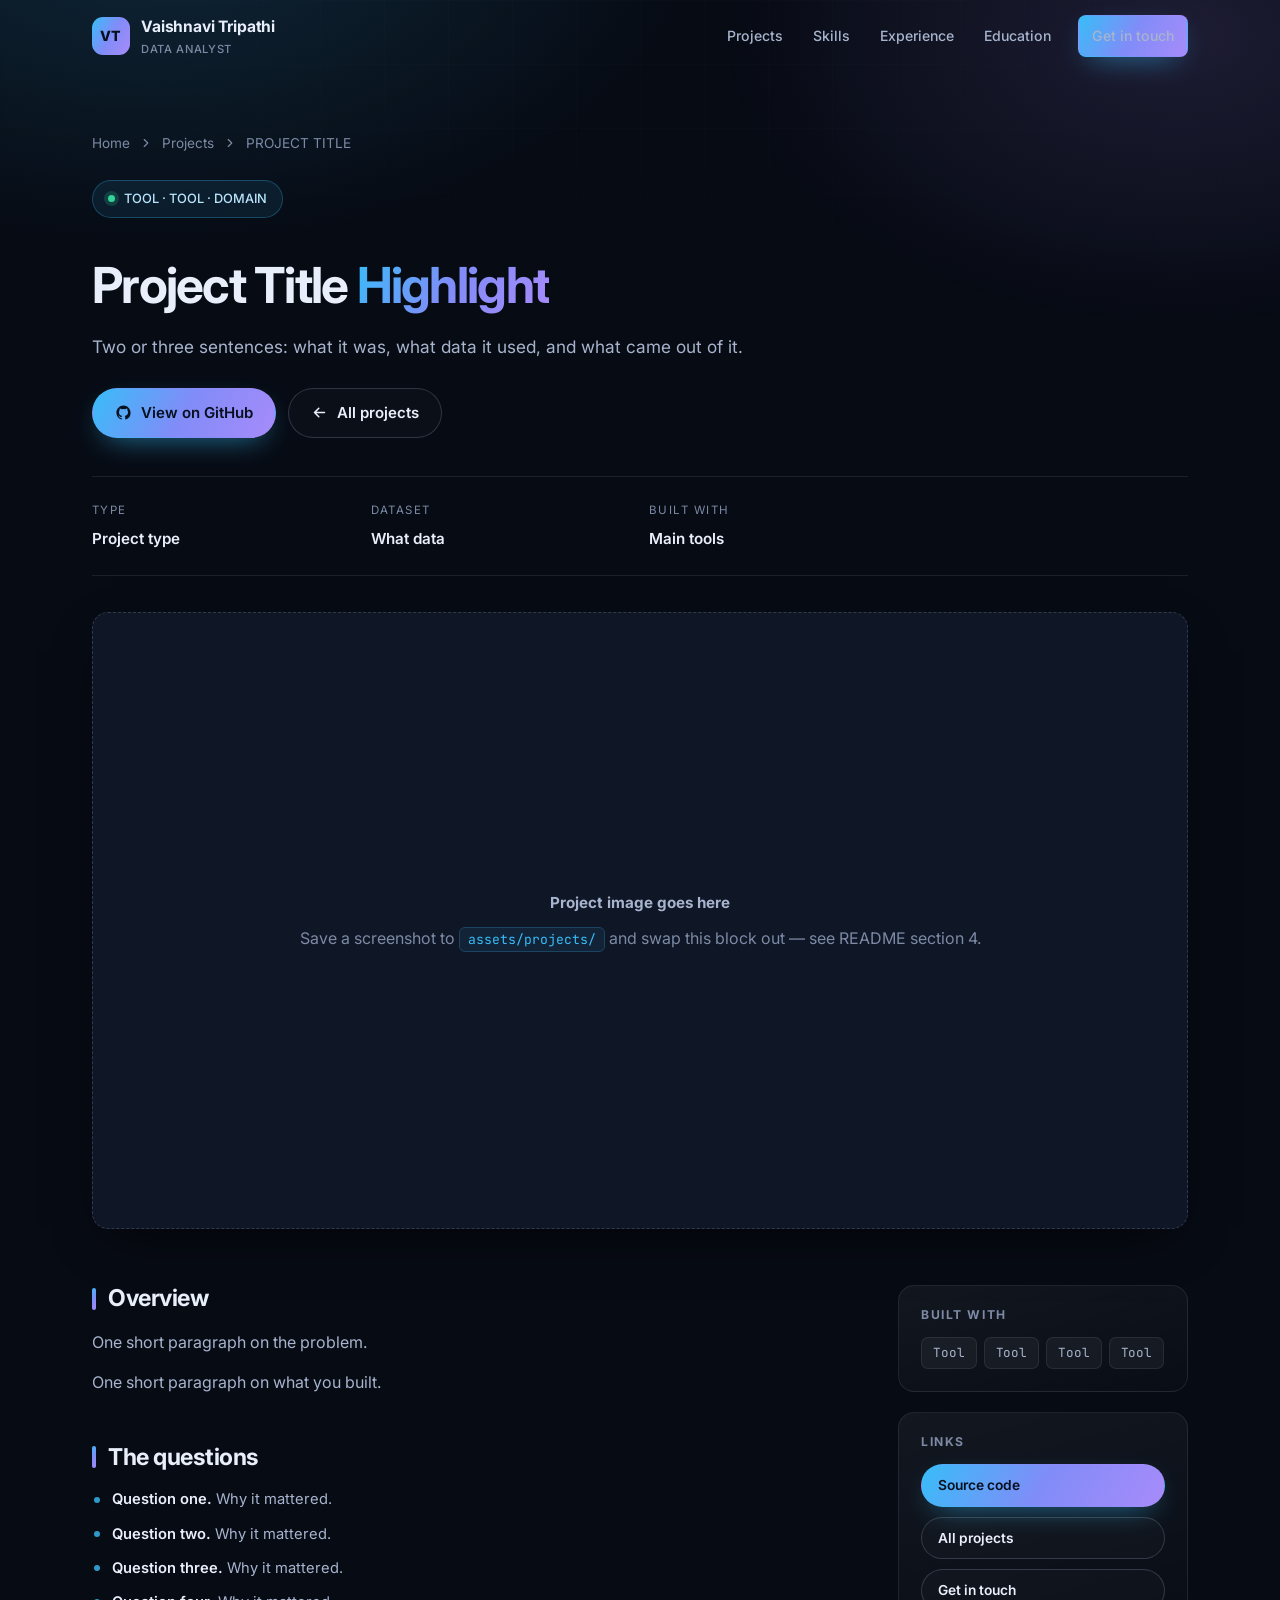
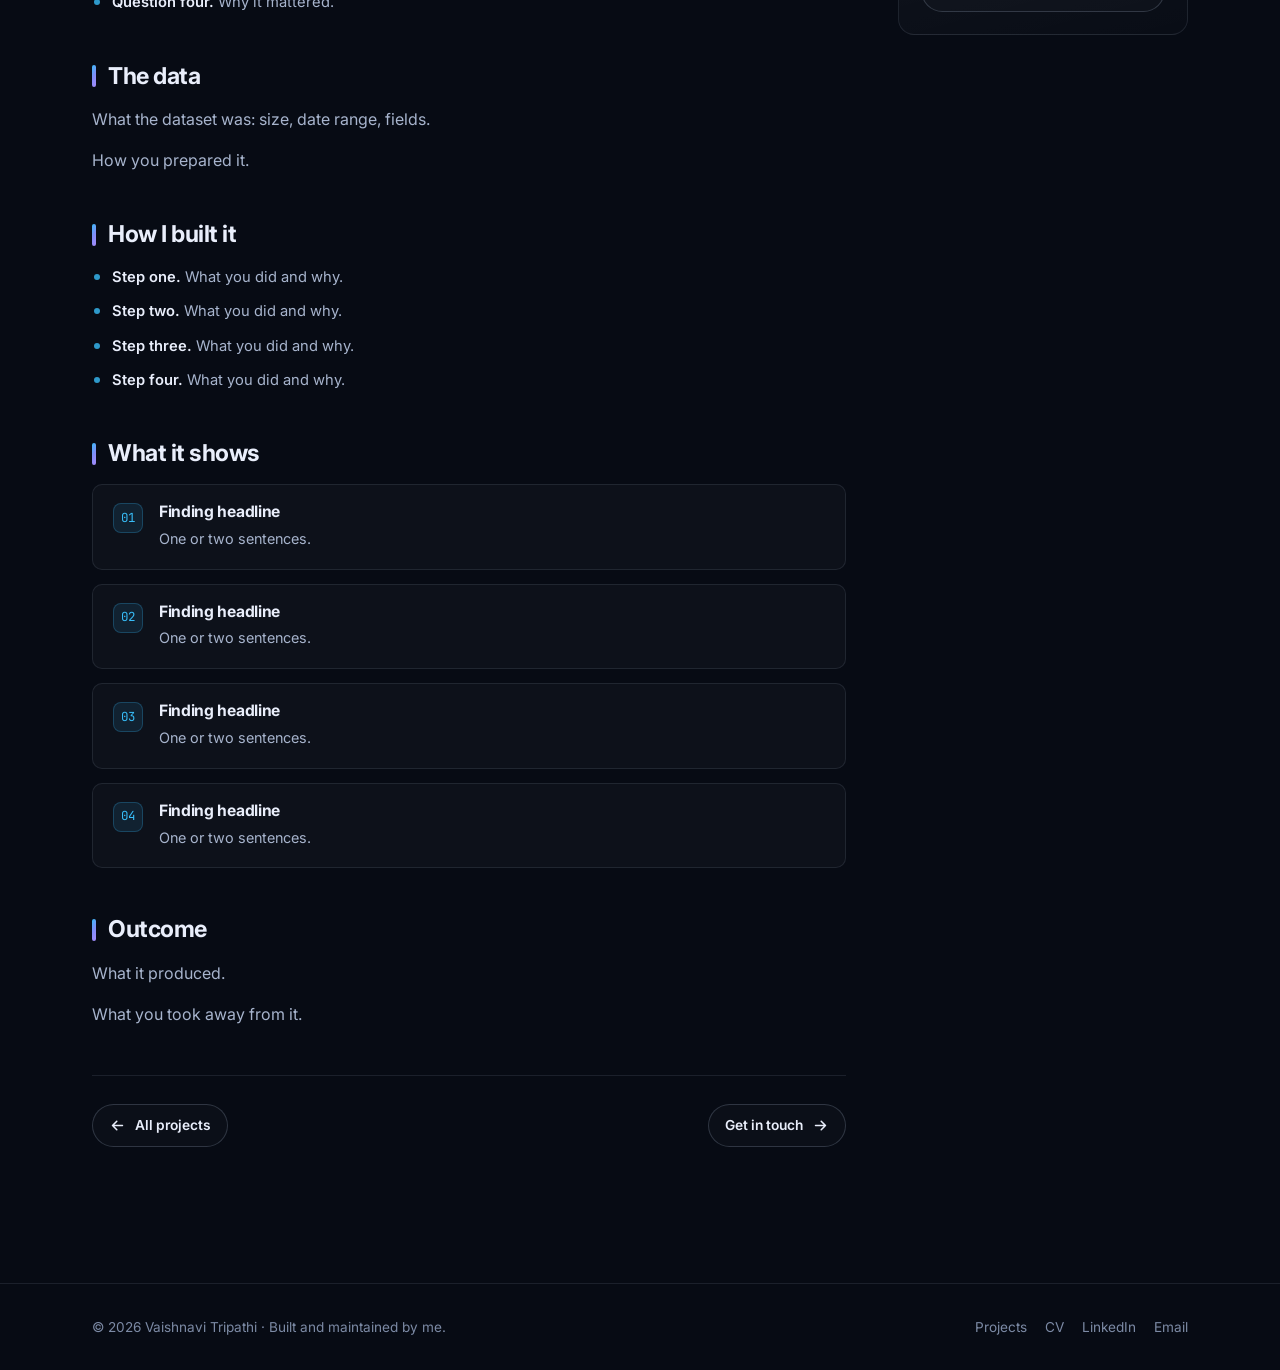
<file: Portfolio_Vaishnavi/projects/_template.html>
<!DOCTYPE html>
<html lang="en">
<head>
<meta charset="UTF-8" />
<meta name="viewport" content="width=device-width, initial-scale=1" />
<title>PROJECT TITLE — Vaishnavi Tripathi</title>
<meta name="description" content="One sentence describing the project, for search engines." />
<meta name="author" content="Vaishnavi Tripathi" />
<link rel="icon" href="data:image/svg+xml,<svg xmlns='http://www.w3.org/2000/svg' viewBox='0 0 100 100'><rect width='100' height='100' rx='22' fill='%2338bdf8'/><text x='50' y='68' font-size='52' font-family='Arial,sans-serif' font-weight='bold' text-anchor='middle' fill='%23061020'>VT</text></svg>" />
<link rel="preconnect" href="https://fonts.googleapis.com" />
<link rel="preconnect" href="https://fonts.gstatic.com" crossorigin />
<link href="https://fonts.googleapis.com/css2?family=Inter:wght@400;500;600;700;800&family=JetBrains+Mono:wght@400;500&display=swap" rel="stylesheet" />
<link rel="stylesheet" href="../style.css" />
</head>
<body>

<header class="nav is-stuck">
  <div class="wrap nav__inner">
    <a class="brand" href="../index.html" aria-label="Vaishnavi Tripathi — home">
      <span class="brand__mark">VT</span>
      <span>
        <span class="brand__name">Vaishnavi Tripathi</span>
        <span class="brand__role">Data Analyst</span>
      </span>
    </a>
    <button class="nav__toggle" aria-label="Toggle navigation" aria-expanded="false">
      <svg viewBox="0 0 24 24" fill="none" stroke="currentColor" stroke-width="2" stroke-linecap="round"><path d="M3 6h18M3 12h18M3 18h18"/></svg>
    </button>
    <nav class="nav__links" aria-label="Primary">
      <a href="../index.html#projects">Projects</a>
      <a href="../index.html#skills">Skills</a>
      <a href="../index.html#experience">Experience</a>
      <a href="../index.html#education">Education</a>
      <a class="btn btn--primary btn--sm nav__cta" href="../index.html#contact">Get in touch</a>
    </nav>
  </div>
</header>

<main>

<section class="case-hero">
  <div class="wrap">
    <div class="crumbs reveal in">
      <a href="../index.html">Home</a> <svg viewBox="0 0 24 24" fill="none" stroke="currentColor" stroke-width="2" stroke-linecap="round" stroke-linejoin="round"><path d="m9 6 6 6-6 6"/></svg>
      <a href="../index.html#projects">Projects</a> <svg viewBox="0 0 24 24" fill="none" stroke="currentColor" stroke-width="2" stroke-linecap="round" stroke-linejoin="round"><path d="m9 6 6 6-6 6"/></svg>
      <span>PROJECT TITLE</span>
    </div>

    <span class="pill reveal in"><span class="dot"></span> TOOL &middot; TOOL &middot; DOMAIN</span>
    <h1 class="reveal in">Project Title <span class="grad-text">Highlight</span></h1>
    <p class="case-hero__lede reveal in">Two or three sentences: what it was, what data it used, and what came out of it.</p>

    <div class="hero__actions reveal in">
      <!-- TODO: paste the GitHub repo URL for this project -->
      <a class="btn btn--primary" href="https://github.com/vaishnavitripathi091999" target="_blank" rel="noopener"><svg viewBox="0 0 24 24" fill="currentColor"><path d="M12 2C6.48 2 2 6.58 2 12.25c0 4.53 2.87 8.37 6.84 9.73.5.1.68-.22.68-.49l-.01-1.9c-2.78.62-3.37-1.22-3.37-1.22-.46-1.18-1.11-1.5-1.11-1.5-.91-.64.07-.62.07-.62 1 .07 1.53 1.06 1.53 1.06.89 1.57 2.34 1.12 2.91.86.09-.66.35-1.12.63-1.38-2.22-.26-4.56-1.14-4.56-5.07 0-1.12.39-2.03 1.03-2.75-.1-.26-.45-1.3.1-2.71 0 0 .84-.28 2.75 1.05a9.3 9.3 0 0 1 5 0c1.91-1.33 2.75-1.05 2.75-1.05.55 1.41.2 2.45.1 2.71.64.72 1.03 1.63 1.03 2.75 0 3.94-2.34 4.81-4.57 5.06.36.32.68.94.68 1.9l-.01 2.82c0 .27.18.6.69.49A10.03 10.03 0 0 0 22 12.25C22 6.58 17.52 2 12 2z"/></svg> View on GitHub</a>
      <a class="btn btn--ghost" href="../index.html#projects"><svg viewBox="0 0 24 24" fill="none" stroke="currentColor" stroke-width="2.2" stroke-linecap="round" stroke-linejoin="round"><path d="M19 12H5M11 18l-6-6 6-6"/></svg> All projects</a>
    </div>

    <div class="case-meta reveal in">
        <div><div class="case-meta__k">Type</div><div class="case-meta__v">Project type</div></div>
        <div><div class="case-meta__k">Dataset</div><div class="case-meta__v">What data</div></div>
        <div><div class="case-meta__k">Built with</div><div class="case-meta__v">Main tools</div></div>
    </div>

    <!-- PROJECT IMAGE: save a screenshot to assets/projects/your-project.png, then replace
         this whole <figure> block with:
         <figure class="case-figure">
           <img src="../assets/projects/your-project.png" alt="Describe the image" />
           <figcaption>One line explaining what the image shows.</figcaption>
         </figure>                                                              -->
    <figure class="case-figure case-figure--empty reveal in">
      <b>Project image goes here</b>
      <span>Save a screenshot to <code>assets/projects/</code> and swap this block out &mdash; see README section 4.</span>
    </figure>

  </div>
</section>

<div class="wrap">
  <div class="case-body">
    <div class="case-main">

      <section class="reveal">
        <h2>Overview</h2>
        <p>One short paragraph on the problem.</p><p>One short paragraph on what you built.</p>
      </section>

      <section class="reveal">
        <h2>The questions</h2>
        <ul class="bullets">
          <li><strong>Question one.</strong> Why it mattered.</li>
          <li><strong>Question two.</strong> Why it mattered.</li>
          <li><strong>Question three.</strong> Why it mattered.</li>
          <li><strong>Question four.</strong> Why it mattered.</li>
        </ul>
      </section>

      <section class="reveal">
        <h2>The data</h2>
        <p>What the dataset was: size, date range, fields.</p><p>How you prepared it.</p>
      </section>

      <section class="reveal">
        <h2>How I built it</h2>
        <ul class="bullets">
          <li><strong>Step one.</strong> What you did and why.</li>
          <li><strong>Step two.</strong> What you did and why.</li>
          <li><strong>Step three.</strong> What you did and why.</li>
          <li><strong>Step four.</strong> What you did and why.</li>
        </ul>
      </section>

      <section class="reveal">
        <h2>What it shows</h2>
        <div class="findings">
          <div class="finding"><div class="finding__n">01</div><div><h4>Finding headline</h4><p>One or two sentences.</p></div></div>
          <div class="finding"><div class="finding__n">02</div><div><h4>Finding headline</h4><p>One or two sentences.</p></div></div>
          <div class="finding"><div class="finding__n">03</div><div><h4>Finding headline</h4><p>One or two sentences.</p></div></div>
          <div class="finding"><div class="finding__n">04</div><div><h4>Finding headline</h4><p>One or two sentences.</p></div></div>
        </div>
      </section>

      <section class="reveal">
        <h2>Outcome</h2>
        <p>What it produced.</p><p>What you took away from it.</p>
      </section>

      <div class="case-nav">
        <a class="btn btn--ghost btn--sm" href="../index.html#projects"><svg viewBox="0 0 24 24" fill="none" stroke="currentColor" stroke-width="2.2" stroke-linecap="round" stroke-linejoin="round"><path d="M19 12H5M11 18l-6-6 6-6"/></svg> All projects</a>
        <a class="btn btn--ghost btn--sm" href="../index.html#contact">Get in touch <svg viewBox="0 0 24 24" fill="none" stroke="currentColor" stroke-width="2.2" stroke-linecap="round" stroke-linejoin="round"><path d="M5 12h14M13 6l6 6-6 6"/></svg></a>
      </div>
    </div>

    <aside class="case-aside">
      <div class="aside-card reveal">
        <h4>Built with</h4>
        <div class="tags"><span class="tag">Tool</span><span class="tag">Tool</span><span class="tag">Tool</span><span class="tag">Tool</span></div>
      </div>
      <div class="aside-card reveal">
        <h4>Links</h4>
        <div style="display:grid;gap:10px">
          <a class="btn btn--primary btn--sm" href="https://github.com/vaishnavitripathi091999" target="_blank" rel="noopener">Source code</a>
          <a class="btn btn--ghost btn--sm" href="../index.html#projects">All projects</a>
          <a class="btn btn--ghost btn--sm" href="../index.html#contact">Get in touch</a>
        </div>
      </div>
    </aside>
  </div>
</div>

</main>

<footer class="footer">
  <div class="wrap footer__inner">
    <p>&copy; <span data-year></span> Vaishnavi Tripathi &middot; Built and maintained by me.</p>
    <div class="footer__links">
      <a href="../index.html#projects">Projects</a>
      <a href="../assets/Vaishnavi_Tripathi_CV.pdf" download>CV</a>
      <a href="https://www.linkedin.com/in/vaishnavitripathi09" target="_blank" rel="noopener">LinkedIn</a>
      <a href="mailto:vaishnavitripathi091999@gmail.com">Email</a>
    </div>
  </div>
</footer>

<script src="../script.js"></script>
</body>
</html>
</file>
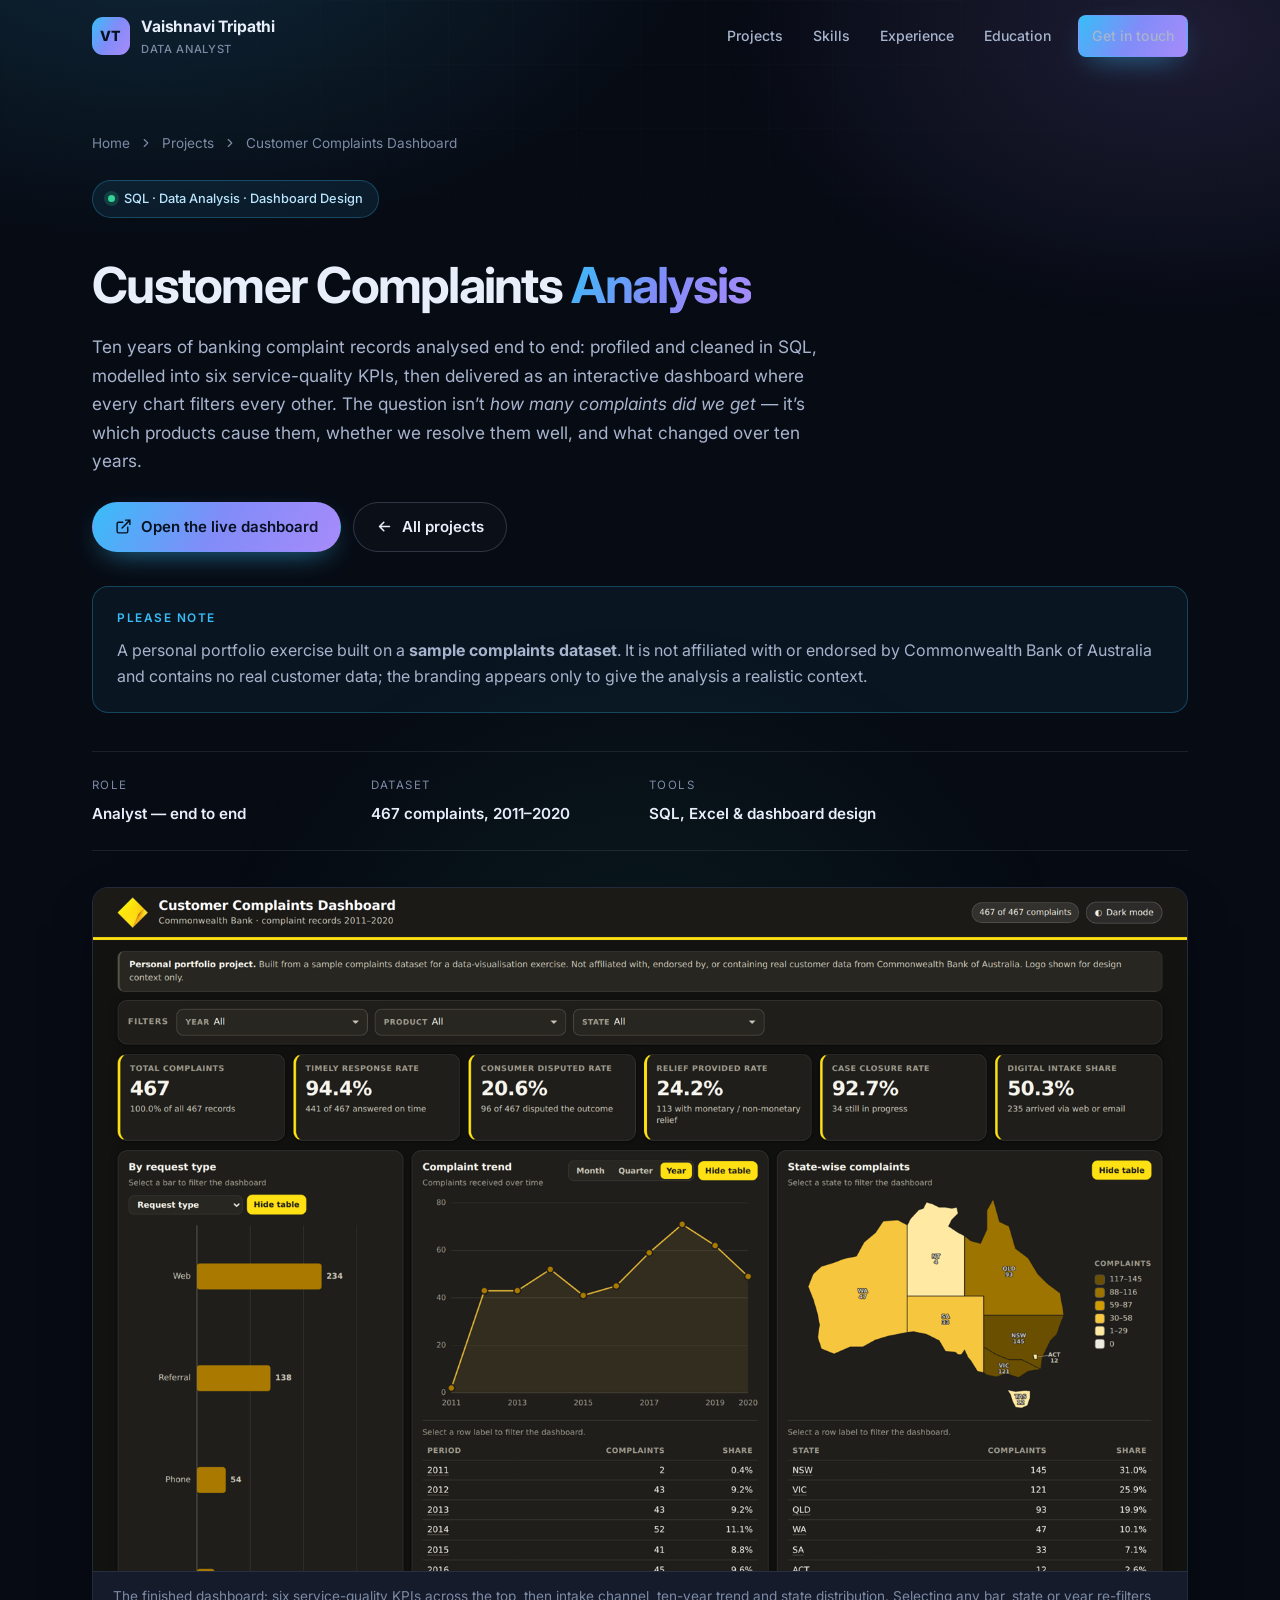
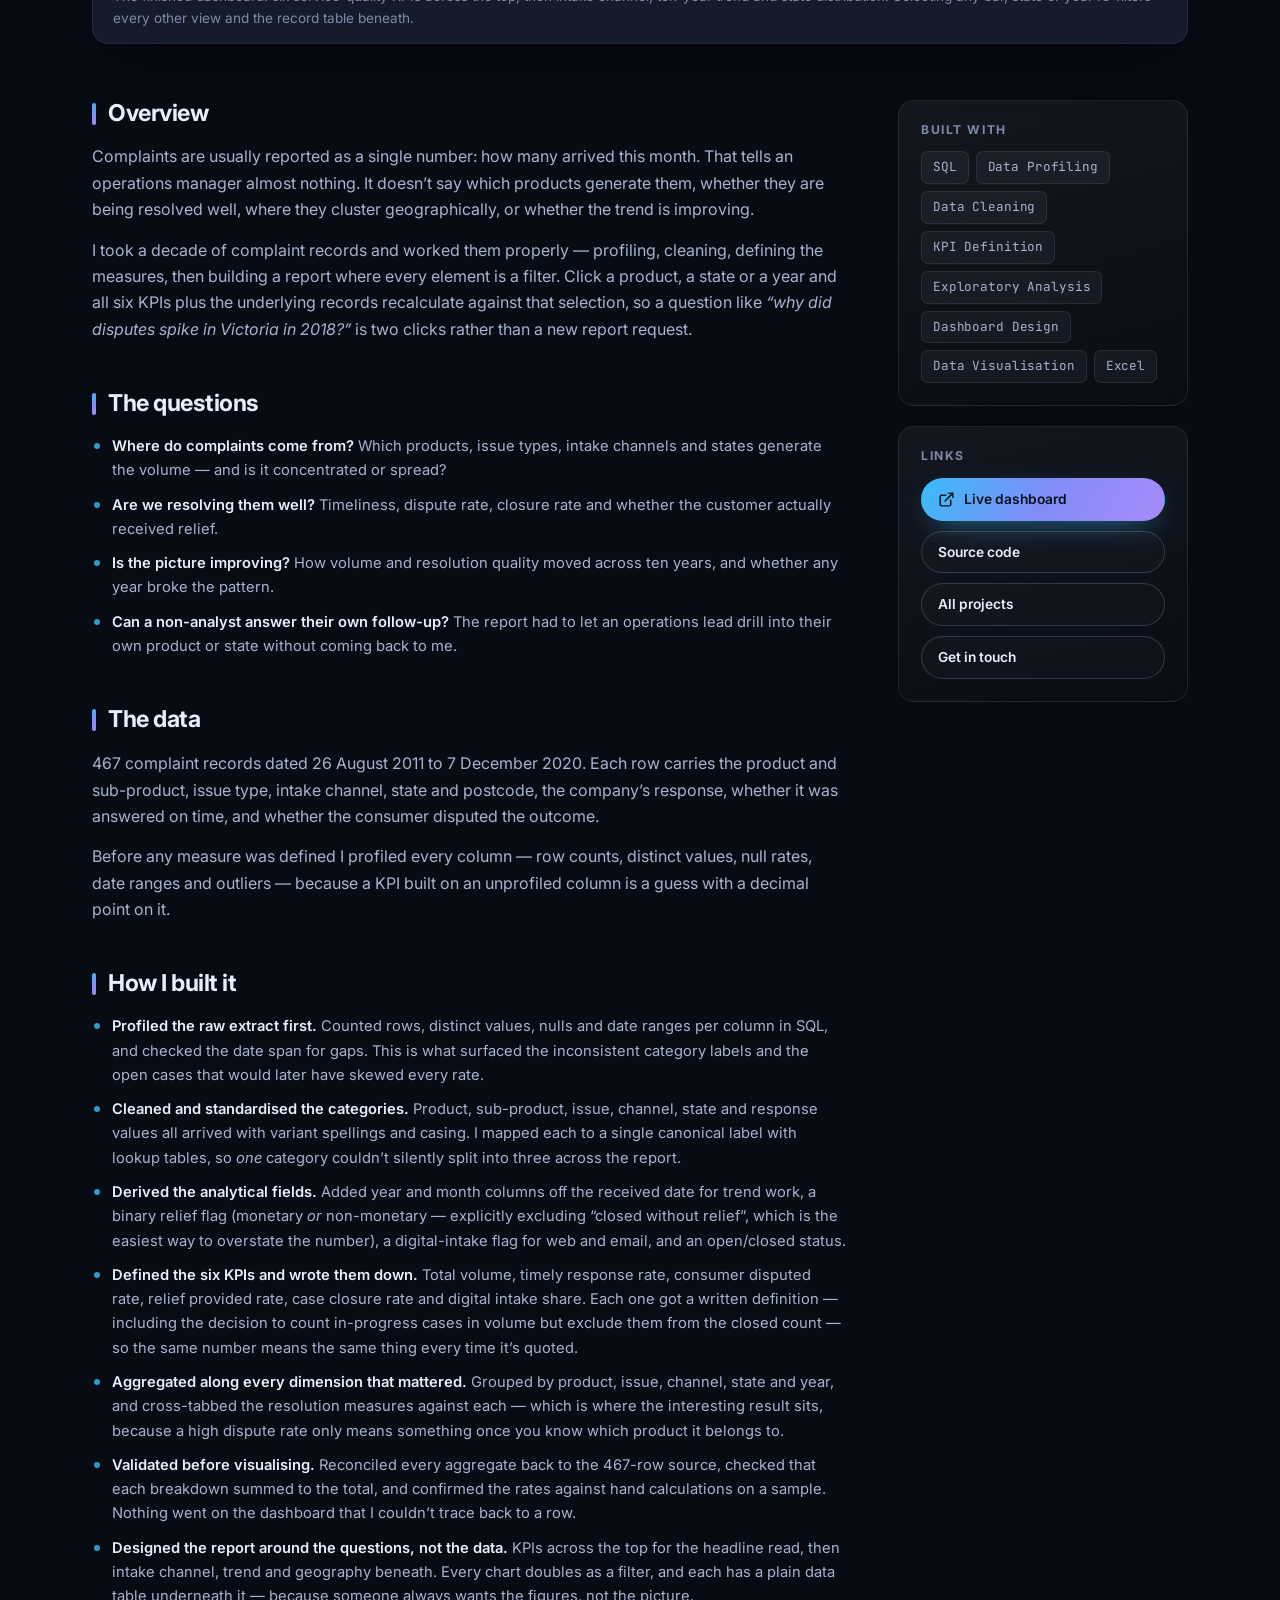
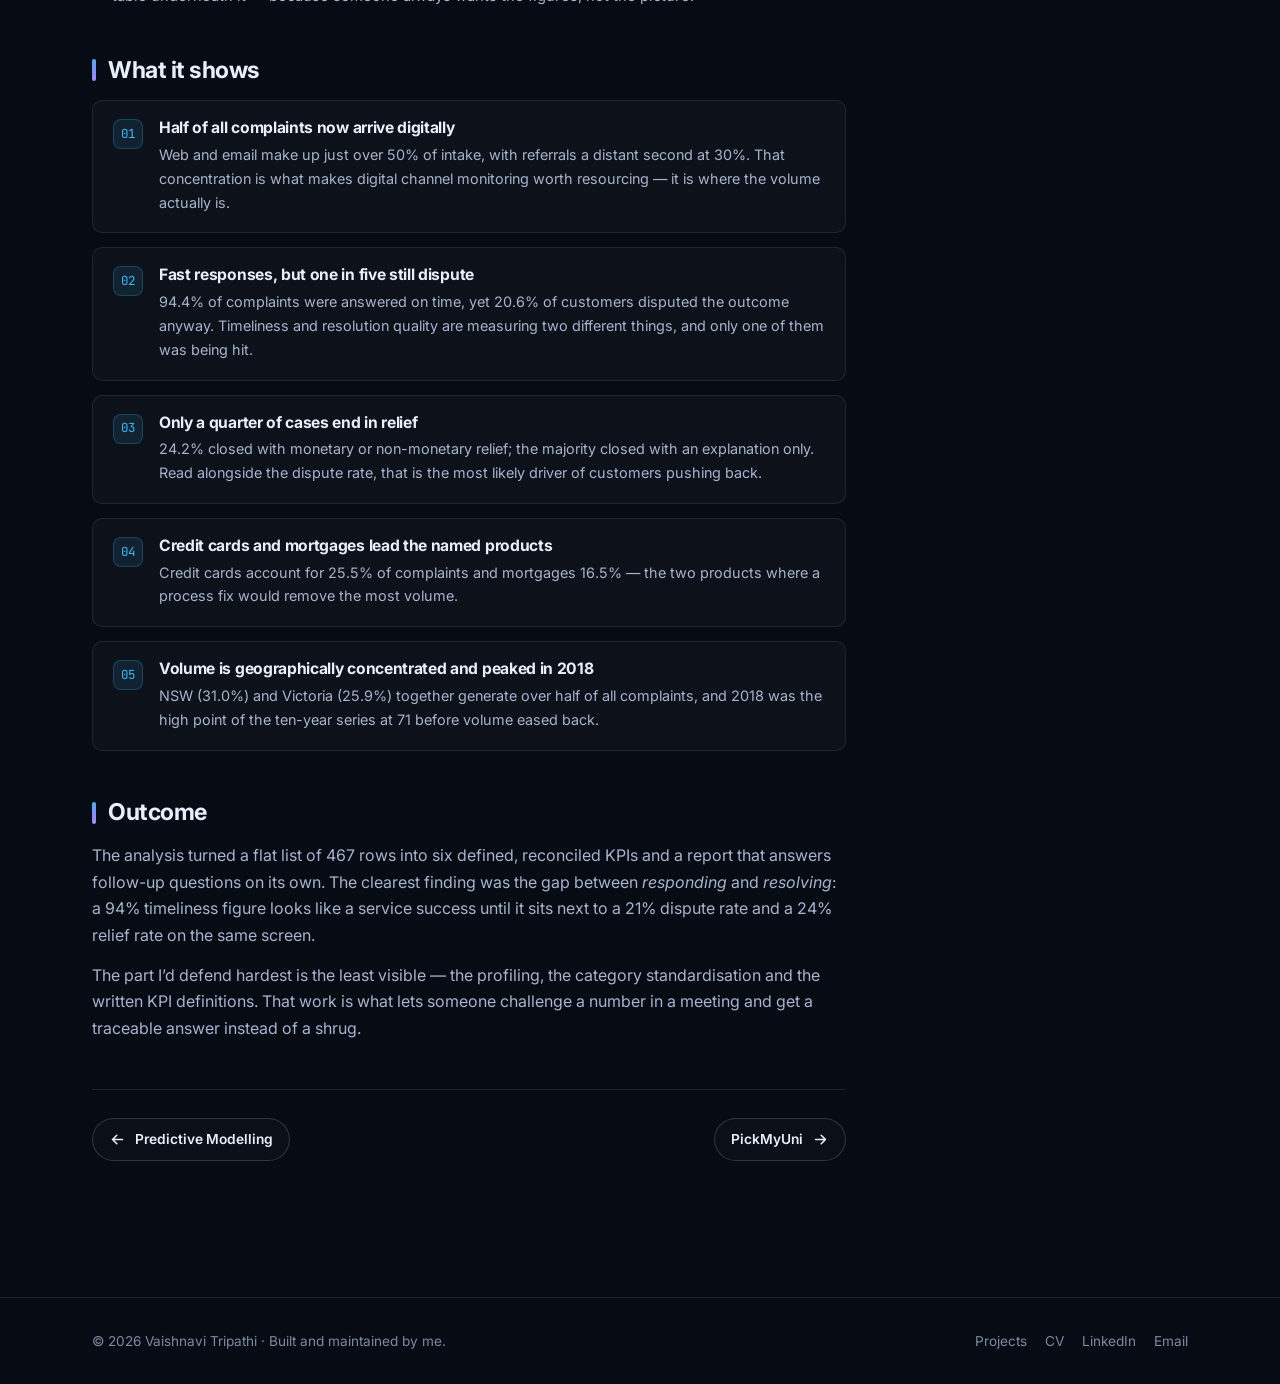
<file: Portfolio_Vaishnavi/projects/commbank-complaints-dashboard.html>
<!DOCTYPE html>
<html lang="en">
<head>
<meta charset="UTF-8" />
<meta name="viewport" content="width=device-width, initial-scale=1" />
<title>Customer Complaints Analysis — Vaishnavi Tripathi</title>
<meta name="description" content="A ten-year analysis of 467 banking customer complaints — volume, resolution quality, intake channel and geography — delivered as an interactive dashboard." />
<meta name="author" content="Vaishnavi Tripathi" />
<link rel="icon" href="data:image/svg+xml,<svg xmlns='http://www.w3.org/2000/svg' viewBox='0 0 100 100'><rect width='100' height='100' rx='22' fill='%2338bdf8'/><text x='50' y='68' font-size='52' font-family='Arial,sans-serif' font-weight='bold' text-anchor='middle' fill='%23061020'>VT</text></svg>" />
<link rel="preconnect" href="https://fonts.googleapis.com" />
<link rel="preconnect" href="https://fonts.gstatic.com" crossorigin />
<link href="https://fonts.googleapis.com/css2?family=Inter:wght@400;500;600;700;800&family=JetBrains+Mono:wght@400;500&display=swap" rel="stylesheet" />
<link rel="stylesheet" href="../style.css" />
</head>
<body>

<header class="nav is-stuck">
  <div class="wrap nav__inner">
    <a class="brand" href="../index.html" aria-label="Vaishnavi Tripathi — home">
      <span class="brand__mark">VT</span>
      <span>
        <span class="brand__name">Vaishnavi Tripathi</span>
        <span class="brand__role">Data Analyst</span>
      </span>
    </a>
    <button class="nav__toggle" aria-label="Toggle navigation" aria-expanded="false">
      <svg viewBox="0 0 24 24" fill="none" stroke="currentColor" stroke-width="2" stroke-linecap="round"><path d="M3 6h18M3 12h18M3 18h18"/></svg>
    </button>
    <nav class="nav__links" aria-label="Primary">
      <a href="../index.html#projects">Projects</a>
      <a href="../index.html#skills">Skills</a>
      <a href="../index.html#experience">Experience</a>
      <a href="../index.html#education">Education</a>
      <a class="btn btn--primary btn--sm nav__cta" href="../index.html#contact">Get in touch</a>
    </nav>
  </div>
</header>

<main>

<section class="case-hero">
  <div class="wrap">
    <div class="crumbs reveal in">
      <a href="../index.html">Home</a> <svg viewBox="0 0 24 24" fill="none" stroke="currentColor" stroke-width="2" stroke-linecap="round" stroke-linejoin="round"><path d="m9 6 6 6-6 6"/></svg>
      <a href="../index.html#projects">Projects</a> <svg viewBox="0 0 24 24" fill="none" stroke="currentColor" stroke-width="2" stroke-linecap="round" stroke-linejoin="round"><path d="m9 6 6 6-6 6"/></svg>
      <span>Customer Complaints Dashboard</span>
    </div>

    <span class="pill reveal in"><span class="dot"></span> SQL &middot; Data Analysis &middot; Dashboard Design</span>
    <h1 class="reveal in">Customer Complaints <span class="grad-text">Analysis</span></h1>
    <p class="case-hero__lede reveal in">Ten years of banking complaint records analysed end to end: profiled and cleaned in SQL, modelled into six service-quality KPIs, then delivered as an interactive dashboard where every chart filters every other. The question isn&rsquo;t <em>how many complaints did we get</em> &mdash; it&rsquo;s which products cause them, whether we resolve them well, and what changed over ten years.</p>

    <div class="hero__actions reveal in">
      <a class="btn btn--primary" href="demos/commbank-complaints-dashboard/index.html" target="_blank" rel="noopener"><svg viewBox="0 0 24 24" fill="none" stroke="currentColor" stroke-width="2" stroke-linecap="round" stroke-linejoin="round"><path d="M18 13v6a2 2 0 0 1-2 2H5a2 2 0 0 1-2-2V8a2 2 0 0 1 2-2h6"/><path d="M15 3h6v6M10 14 21 3"/></svg> Open the live dashboard</a>
      <a class="btn btn--ghost" href="../index.html#projects"><svg viewBox="0 0 24 24" fill="none" stroke="currentColor" stroke-width="2.2" stroke-linecap="round" stroke-linejoin="round"><path d="M19 12H5M11 18l-6-6 6-6"/></svg> All projects</a>
    </div>

    <div class="callout reveal in" style="margin-top:26px">
      <div class="callout__k">Please note</div>
      <p>A personal portfolio exercise built on a <strong>sample complaints dataset</strong>. It is not affiliated with or endorsed by Commonwealth Bank of Australia and contains no real customer data; the branding appears only to give the analysis a realistic context.</p>
    </div>

    <div class="case-meta reveal in">
        <div><div class="case-meta__k">Role</div><div class="case-meta__v">Analyst &mdash; end to end</div></div>
        <div><div class="case-meta__k">Dataset</div><div class="case-meta__v">467 complaints, 2011&ndash;2020</div></div>
        <div><div class="case-meta__k">Tools</div><div class="case-meta__v">SQL, Excel &amp; dashboard design</div></div>
    </div>

    <figure class="case-figure reveal in">
      <img src="../assets/projects/commbank-complaints-dashboard.png" alt="The finished dashboard: six service-quality KPIs across the top, then intake channel, ten-year trend and state distribution. Selecting any bar, state or year re-filters every other view and the record table beneath." />
      <figcaption>The finished dashboard: six service-quality KPIs across the top, then intake channel, ten-year trend and state distribution. Selecting any bar, state or year re-filters every other view and the record table beneath.</figcaption>
    </figure>

  </div>
</section>

<div class="wrap">
  <div class="case-body">
    <div class="case-main">

      <section class="reveal">
        <h2>Overview</h2>
        <p>Complaints are usually reported as a single number: how many arrived this month. That tells an operations manager almost nothing. It doesn&rsquo;t say which products generate them, whether they are being resolved well, where they cluster geographically, or whether the trend is improving.</p><p>I took a decade of complaint records and worked them properly &mdash; profiling, cleaning, defining the measures, then building a report where every element is a filter. Click a product, a state or a year and all six KPIs plus the underlying records recalculate against that selection, so a question like <em>&ldquo;why did disputes spike in Victoria in 2018?&rdquo;</em> is two clicks rather than a new report request.</p>
      </section>

      <section class="reveal">
        <h2>The questions</h2>
        <ul class="bullets">
          <li><strong>Where do complaints come from?</strong> Which products, issue types, intake channels and states generate the volume &mdash; and is it concentrated or spread?</li>
          <li><strong>Are we resolving them well?</strong> Timeliness, dispute rate, closure rate and whether the customer actually received relief.</li>
          <li><strong>Is the picture improving?</strong> How volume and resolution quality moved across ten years, and whether any year broke the pattern.</li>
          <li><strong>Can a non-analyst answer their own follow-up?</strong> The report had to let an operations lead drill into their own product or state without coming back to me.</li>
        </ul>
      </section>

      <section class="reveal">
        <h2>The data</h2>
        <p>467 complaint records dated 26 August 2011 to 7 December 2020. Each row carries the product and sub-product, issue type, intake channel, state and postcode, the company&rsquo;s response, whether it was answered on time, and whether the consumer disputed the outcome.</p><p>Before any measure was defined I profiled every column &mdash; row counts, distinct values, null rates, date ranges and outliers &mdash; because a KPI built on an unprofiled column is a guess with a decimal point on it.</p>
      </section>

      <section class="reveal">
        <h2>How I built it</h2>
        <ul class="bullets">
          <li><strong>Profiled the raw extract first.</strong> Counted rows, distinct values, nulls and date ranges per column in SQL, and checked the date span for gaps. This is what surfaced the inconsistent category labels and the open cases that would later have skewed every rate.</li>
          <li><strong>Cleaned and standardised the categories.</strong> Product, sub-product, issue, channel, state and response values all arrived with variant spellings and casing. I mapped each to a single canonical label with lookup tables, so <em>one</em> category couldn&rsquo;t silently split into three across the report.</li>
          <li><strong>Derived the analytical fields.</strong> Added year and month columns off the received date for trend work, a binary relief flag (monetary <em>or</em> non-monetary &mdash; explicitly excluding &ldquo;closed without relief&rdquo;, which is the easiest way to overstate the number), a digital-intake flag for web and email, and an open/closed status.</li>
          <li><strong>Defined the six KPIs and wrote them down.</strong> Total volume, timely response rate, consumer disputed rate, relief provided rate, case closure rate and digital intake share. Each one got a written definition &mdash; including the decision to count in-progress cases in volume but exclude them from the closed count &mdash; so the same number means the same thing every time it&rsquo;s quoted.</li>
          <li><strong>Aggregated along every dimension that mattered.</strong> Grouped by product, issue, channel, state and year, and cross-tabbed the resolution measures against each &mdash; which is where the interesting result sits, because a high dispute rate only means something once you know which product it belongs to.</li>
          <li><strong>Validated before visualising.</strong> Reconciled every aggregate back to the 467-row source, checked that each breakdown summed to the total, and confirmed the rates against hand calculations on a sample. Nothing went on the dashboard that I couldn&rsquo;t trace back to a row.</li>
          <li><strong>Designed the report around the questions, not the data.</strong> KPIs across the top for the headline read, then intake channel, trend and geography beneath. Every chart doubles as a filter, and each has a plain data table underneath it &mdash; because someone always wants the figures, not the picture.</li>
        </ul>
      </section>

      <section class="reveal">
        <h2>What it shows</h2>
        <div class="findings">
          <div class="finding"><div class="finding__n">01</div><div><h4>Half of all complaints now arrive digitally</h4><p>Web and email make up just over 50% of intake, with referrals a distant second at 30%. That concentration is what makes digital channel monitoring worth resourcing &mdash; it is where the volume actually is.</p></div></div>
          <div class="finding"><div class="finding__n">02</div><div><h4>Fast responses, but one in five still dispute</h4><p>94.4% of complaints were answered on time, yet 20.6% of customers disputed the outcome anyway. Timeliness and resolution quality are measuring two different things, and only one of them was being hit.</p></div></div>
          <div class="finding"><div class="finding__n">03</div><div><h4>Only a quarter of cases end in relief</h4><p>24.2% closed with monetary or non-monetary relief; the majority closed with an explanation only. Read alongside the dispute rate, that is the most likely driver of customers pushing back.</p></div></div>
          <div class="finding"><div class="finding__n">04</div><div><h4>Credit cards and mortgages lead the named products</h4><p>Credit cards account for 25.5% of complaints and mortgages 16.5% &mdash; the two products where a process fix would remove the most volume.</p></div></div>
          <div class="finding"><div class="finding__n">05</div><div><h4>Volume is geographically concentrated and peaked in 2018</h4><p>NSW (31.0%) and Victoria (25.9%) together generate over half of all complaints, and 2018 was the high point of the ten-year series at 71 before volume eased back.</p></div></div>
        </div>
      </section>

      <section class="reveal">
        <h2>Outcome</h2>
        <p>The analysis turned a flat list of 467 rows into six defined, reconciled KPIs and a report that answers follow-up questions on its own. The clearest finding was the gap between <em>responding</em> and <em>resolving</em>: a 94% timeliness figure looks like a service success until it sits next to a 21% dispute rate and a 24% relief rate on the same screen.</p><p>The part I&rsquo;d defend hardest is the least visible &mdash; the profiling, the category standardisation and the written KPI definitions. That work is what lets someone challenge a number in a meeting and get a traceable answer instead of a shrug.</p>
      </section>

      <div class="case-nav">
        <a class="btn btn--ghost btn--sm" href="predictive-modelling.html"><svg viewBox="0 0 24 24" fill="none" stroke="currentColor" stroke-width="2.2" stroke-linecap="round" stroke-linejoin="round"><path d="M19 12H5M11 18l-6-6 6-6"/></svg> Predictive Modelling</a>
        <a class="btn btn--ghost btn--sm" href="pickmyuni.html">PickMyUni <svg viewBox="0 0 24 24" fill="none" stroke="currentColor" stroke-width="2.2" stroke-linecap="round" stroke-linejoin="round"><path d="M5 12h14M13 6l6 6-6 6"/></svg></a>
      </div>
    </div>

    <aside class="case-aside">
      <div class="aside-card reveal">
        <h4>Built with</h4>
        <div class="tags"><span class="tag">SQL</span><span class="tag">Data Profiling</span><span class="tag">Data Cleaning</span><span class="tag">KPI Definition</span><span class="tag">Exploratory Analysis</span><span class="tag">Dashboard Design</span><span class="tag">Data Visualisation</span><span class="tag">Excel</span></div>
      </div>
      <div class="aside-card reveal">
        <h4>Links</h4>
        <div style="display:grid;gap:10px">
          <a class="btn btn--primary btn--sm" href="demos/commbank-complaints-dashboard/index.html" target="_blank" rel="noopener"><svg viewBox="0 0 24 24" fill="none" stroke="currentColor" stroke-width="2" stroke-linecap="round" stroke-linejoin="round"><path d="M18 13v6a2 2 0 0 1-2 2H5a2 2 0 0 1-2-2V8a2 2 0 0 1 2-2h6"/><path d="M15 3h6v6M10 14 21 3"/></svg> Live dashboard</a>
          <!-- TODO: paste the GitHub repo URL for this project -->
          <a class="btn btn--ghost btn--sm" href="https://github.com/vaishnavitripathi091999" target="_blank" rel="noopener">Source code</a>
          <a class="btn btn--ghost btn--sm" href="../index.html#projects">All projects</a>
          <a class="btn btn--ghost btn--sm" href="../index.html#contact">Get in touch</a>
        </div>
      </div>
    </aside>
  </div>
</div>

</main>

<footer class="footer">
  <div class="wrap footer__inner">
    <p>&copy; <span data-year></span> Vaishnavi Tripathi &middot; Built and maintained by me.</p>
    <div class="footer__links">
      <a href="../index.html#projects">Projects</a>
      <a href="../assets/Vaishnavi_Tripathi_CV.pdf" download>CV</a>
      <a href="https://www.linkedin.com/in/vaishnavitripathi09" target="_blank" rel="noopener">LinkedIn</a>
      <a href="mailto:vaishnavitripathi091999@gmail.com">Email</a>
    </div>
  </div>
</footer>

<script src="../script.js"></script>
</body>
</html>
</file>
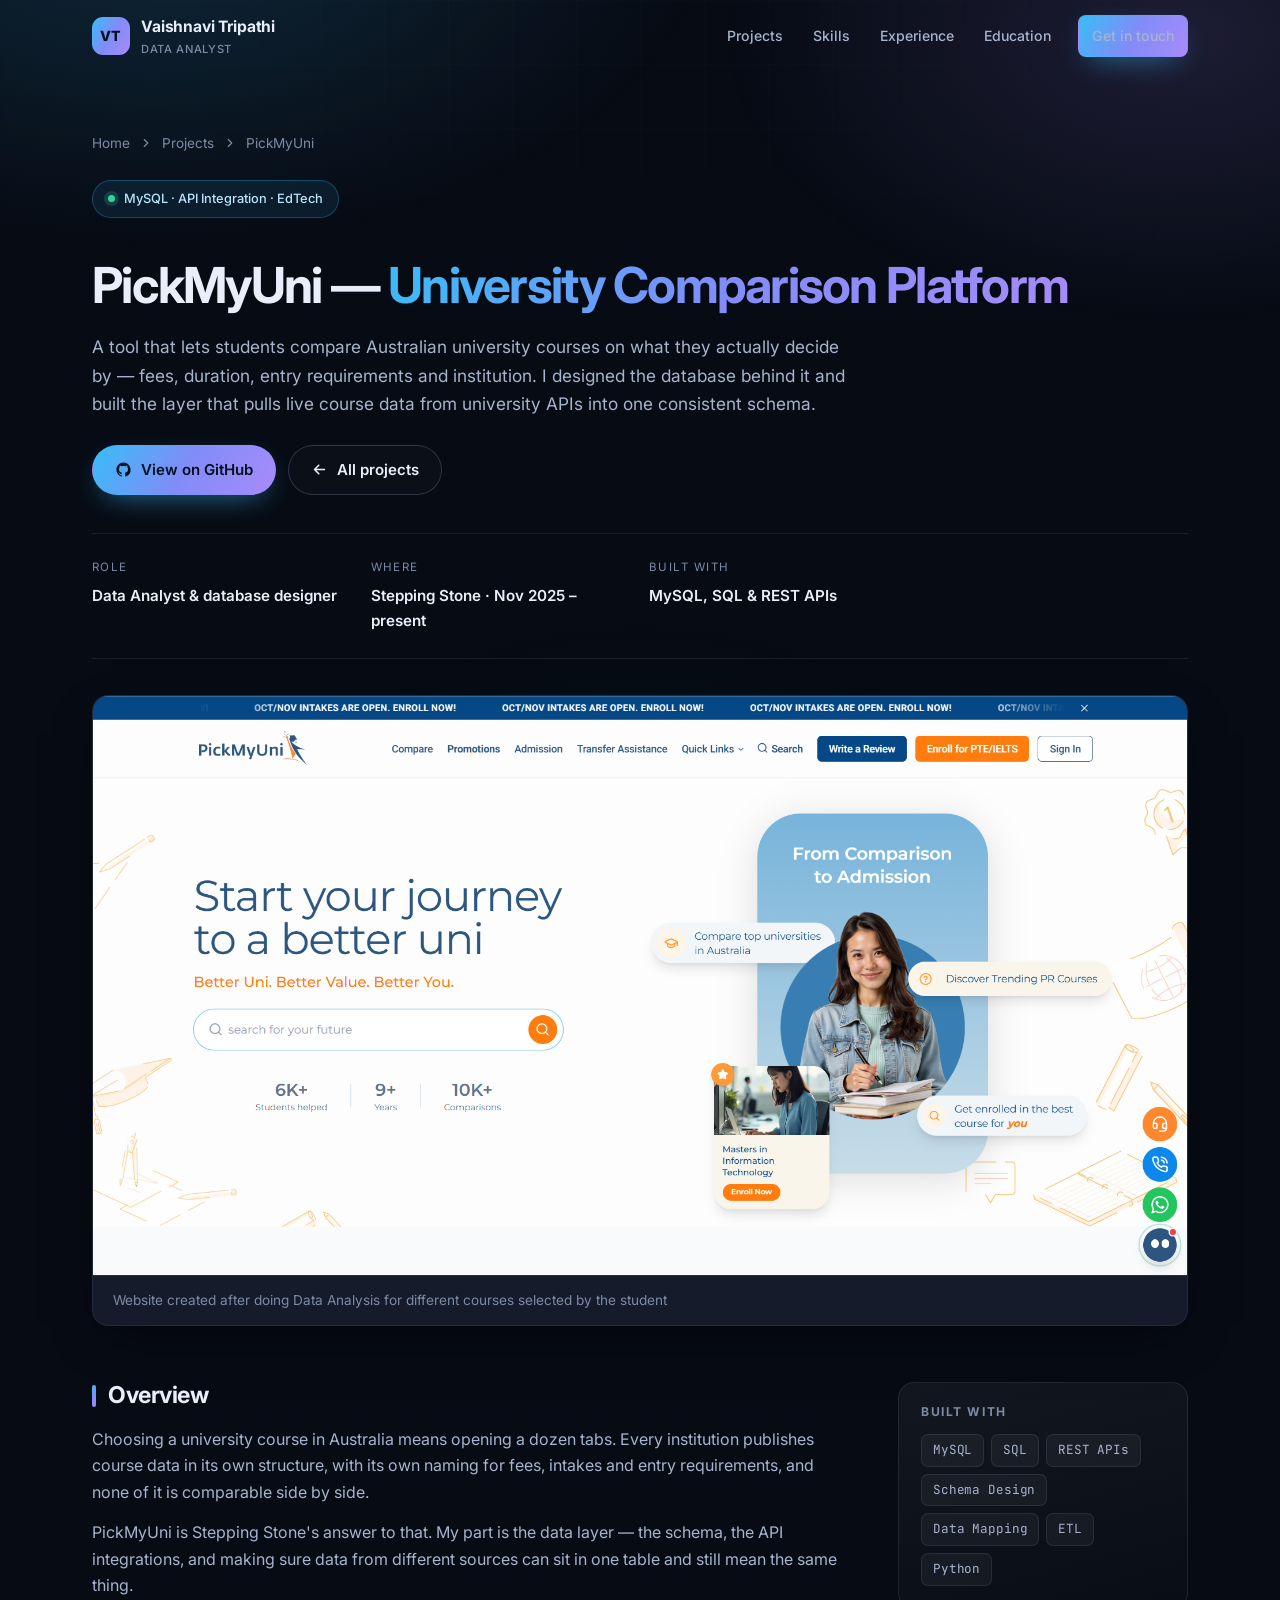
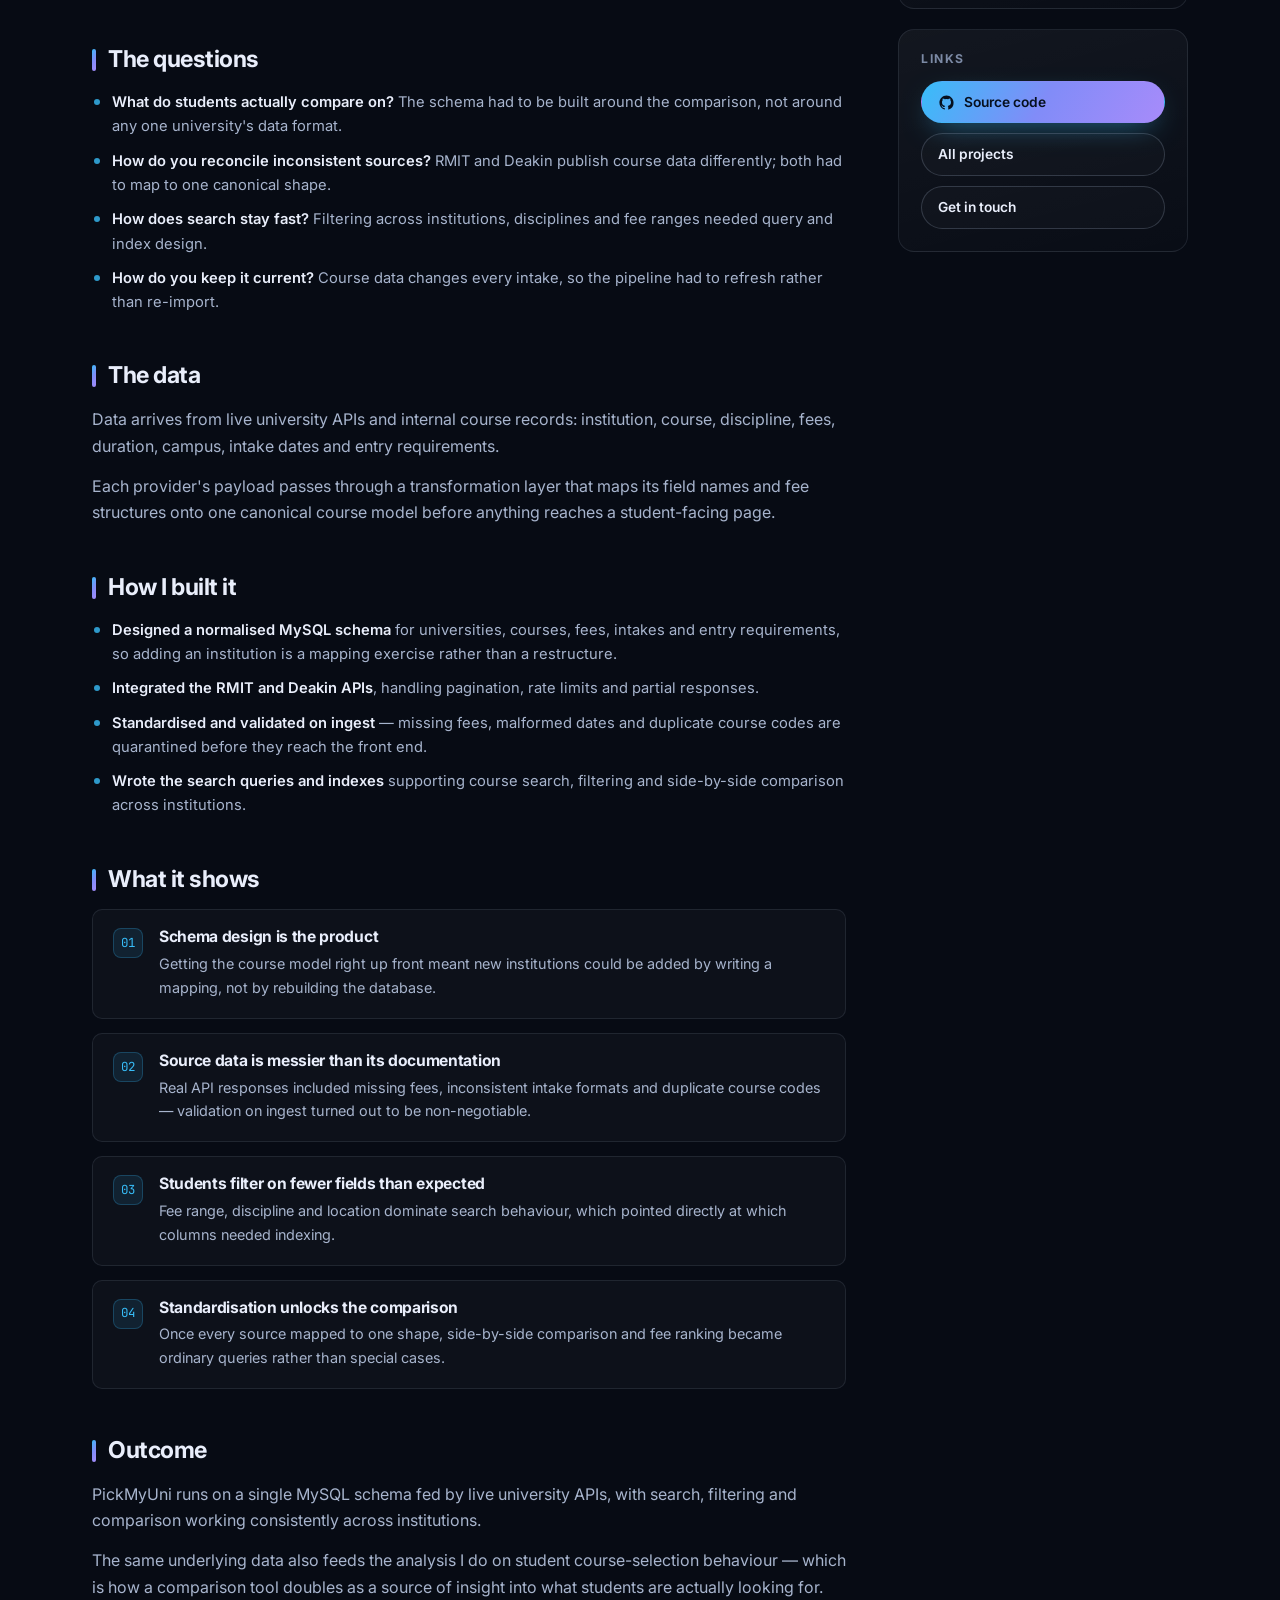
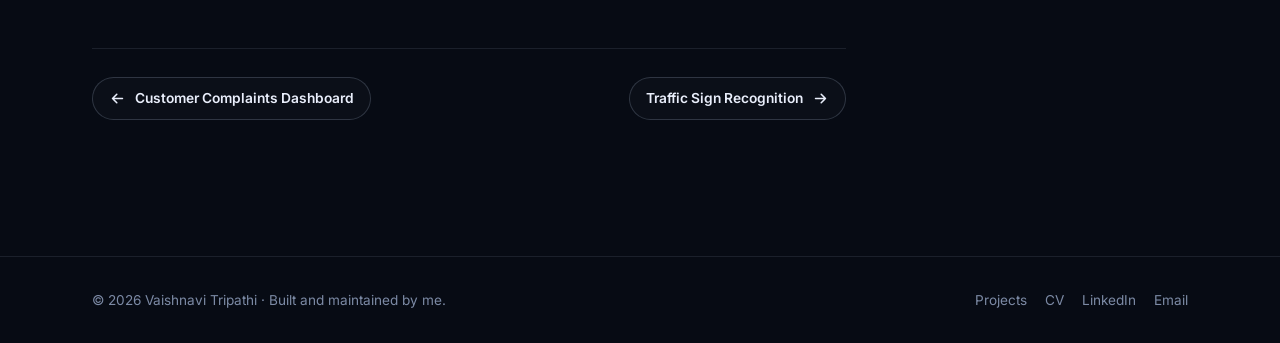
<file: Portfolio_Vaishnavi/projects/pickmyuni.html>
<!DOCTYPE html>
<html lang="en">
<head>
<meta charset="UTF-8" />
<meta name="viewport" content="width=device-width, initial-scale=1" />
<title>PickMyUni — University Comparison Platform — Vaishnavi Tripathi</title>
<meta name="description" content="Relational database design and API integration behind a university course comparison platform for Australian students." />
<meta name="author" content="Vaishnavi Tripathi" />
<link rel="icon" href="data:image/svg+xml,<svg xmlns='http://www.w3.org/2000/svg' viewBox='0 0 100 100'><rect width='100' height='100' rx='22' fill='%2338bdf8'/><text x='50' y='68' font-size='52' font-family='Arial,sans-serif' font-weight='bold' text-anchor='middle' fill='%23061020'>VT</text></svg>" />
<link rel="preconnect" href="https://fonts.googleapis.com" />
<link rel="preconnect" href="https://fonts.gstatic.com" crossorigin />
<link href="https://fonts.googleapis.com/css2?family=Inter:wght@400;500;600;700;800&family=JetBrains+Mono:wght@400;500&display=swap" rel="stylesheet" />
<link rel="stylesheet" href="../style.css" />
</head>
<body>

<header class="nav is-stuck">
  <div class="wrap nav__inner">
    <a class="brand" href="../index.html" aria-label="Vaishnavi Tripathi — home">
      <span class="brand__mark">VT</span>
      <span>
        <span class="brand__name">Vaishnavi Tripathi</span>
        <span class="brand__role">Data Analyst</span>
      </span>
    </a>
    <button class="nav__toggle" aria-label="Toggle navigation" aria-expanded="false">
      <svg viewBox="0 0 24 24" fill="none" stroke="currentColor" stroke-width="2" stroke-linecap="round"><path d="M3 6h18M3 12h18M3 18h18"/></svg>
    </button>
    <nav class="nav__links" aria-label="Primary">
      <a href="../index.html#projects">Projects</a>
      <a href="../index.html#skills">Skills</a>
      <a href="../index.html#experience">Experience</a>
      <a href="../index.html#education">Education</a>
      <a class="btn btn--primary btn--sm nav__cta" href="../index.html#contact">Get in touch</a>
    </nav>
  </div>
</header>

<main>

<section class="case-hero">
  <div class="wrap">
    <div class="crumbs reveal in">
      <a href="../index.html">Home</a> <svg viewBox="0 0 24 24" fill="none" stroke="currentColor" stroke-width="2" stroke-linecap="round" stroke-linejoin="round"><path d="m9 6 6 6-6 6"/></svg>
      <a href="../index.html#projects">Projects</a> <svg viewBox="0 0 24 24" fill="none" stroke="currentColor" stroke-width="2" stroke-linecap="round" stroke-linejoin="round"><path d="m9 6 6 6-6 6"/></svg>
      <span>PickMyUni</span>
    </div>

    <span class="pill reveal in"><span class="dot"></span> MySQL &middot; API Integration &middot; EdTech</span>
    <h1 class="reveal in">PickMyUni &mdash; <span class="grad-text">University Comparison Platform</span></h1>
    <p class="case-hero__lede reveal in">A tool that lets students compare Australian university courses on what they actually decide by &mdash; fees, duration, entry requirements and institution. I designed the database behind it and built the layer that pulls live course data from university APIs into one consistent schema.</p>

    <div class="hero__actions reveal in">
      <!-- TODO: paste the GitHub repo URL for this project -->
      <a class="btn btn--primary" href="https://github.com/vaishnavitripathi091999" target="_blank" rel="noopener"><svg viewBox="0 0 24 24" fill="currentColor"><path d="M12 2C6.48 2 2 6.58 2 12.25c0 4.53 2.87 8.37 6.84 9.73.5.1.68-.22.68-.49l-.01-1.9c-2.78.62-3.37-1.22-3.37-1.22-.46-1.18-1.11-1.5-1.11-1.5-.91-.64.07-.62.07-.62 1 .07 1.53 1.06 1.53 1.06.89 1.57 2.34 1.12 2.91.86.09-.66.35-1.12.63-1.38-2.22-.26-4.56-1.14-4.56-5.07 0-1.12.39-2.03 1.03-2.75-.1-.26-.45-1.3.1-2.71 0 0 .84-.28 2.75 1.05a9.3 9.3 0 0 1 5 0c1.91-1.33 2.75-1.05 2.75-1.05.55 1.41.2 2.45.1 2.71.64.72 1.03 1.63 1.03 2.75 0 3.94-2.34 4.81-4.57 5.06.36.32.68.94.68 1.9l-.01 2.82c0 .27.18.6.69.49A10.03 10.03 0 0 0 22 12.25C22 6.58 17.52 2 12 2z"/></svg> View on GitHub</a>
      <a class="btn btn--ghost" href="../index.html#projects"><svg viewBox="0 0 24 24" fill="none" stroke="currentColor" stroke-width="2.2" stroke-linecap="round" stroke-linejoin="round"><path d="M19 12H5M11 18l-6-6 6-6"/></svg> All projects</a>
    </div>

    <div class="case-meta reveal in">
        <div><div class="case-meta__k">Role</div><div class="case-meta__v">Data Analyst &amp; database designer</div></div>
        <div><div class="case-meta__k">Where</div><div class="case-meta__v">Stepping Stone &middot; Nov 2025 &ndash; present</div></div>
        <div><div class="case-meta__k">Built with</div><div class="case-meta__v">MySQL, SQL &amp; REST APIs</div></div>
    </div>

    <figure class="case-figure reveal in">
      <img src="../assets/projects/PickMYUNISS.png" alt="The PickMyUni course comparison site, powered by the MySQL schema and university API integrations behind it" />
      <figcaption>Website created after doing Data Analysis for different courses selected by the student</figcaption>
    </figure>
  </div>
</section>

<div class="wrap">
  <div class="case-body">
    <div class="case-main">

      <section class="reveal">
        <h2>Overview</h2>
        <p>Choosing a university course in Australia means opening a dozen tabs. Every institution publishes course data in its own structure, with its own naming for fees, intakes and entry requirements, and none of it is comparable side by side.</p><p>PickMyUni is Stepping Stone's answer to that. My part is the data layer &mdash; the schema, the API integrations, and making sure data from different sources can sit in one table and still mean the same thing.</p>
      </section>

      <section class="reveal">
        <h2>The questions</h2>
        <ul class="bullets">
          <li><strong>What do students actually compare on?</strong> The schema had to be built around the comparison, not around any one university's data format.</li>
          <li><strong>How do you reconcile inconsistent sources?</strong> RMIT and Deakin publish course data differently; both had to map to one canonical shape.</li>
          <li><strong>How does search stay fast?</strong> Filtering across institutions, disciplines and fee ranges needed query and index design.</li>
          <li><strong>How do you keep it current?</strong> Course data changes every intake, so the pipeline had to refresh rather than re-import.</li>
        </ul>
      </section>

      <section class="reveal">
        <h2>The data</h2>
        <p>Data arrives from live university APIs and internal course records: institution, course, discipline, fees, duration, campus, intake dates and entry requirements.</p><p>Each provider's payload passes through a transformation layer that maps its field names and fee structures onto one canonical course model before anything reaches a student-facing page.</p>
      </section>

      <section class="reveal">
        <h2>How I built it</h2>
        <ul class="bullets">
          <li><strong>Designed a normalised MySQL schema</strong> for universities, courses, fees, intakes and entry requirements, so adding an institution is a mapping exercise rather than a restructure.</li>
          <li><strong>Integrated the RMIT and Deakin APIs</strong>, handling pagination, rate limits and partial responses.</li>
          <li><strong>Standardised and validated on ingest</strong> &mdash; missing fees, malformed dates and duplicate course codes are quarantined before they reach the front end.</li>
          <li><strong>Wrote the search queries and indexes</strong> supporting course search, filtering and side-by-side comparison across institutions.</li>
        </ul>
      </section>

      <section class="reveal">
        <h2>What it shows</h2>
        <div class="findings">
          <div class="finding"><div class="finding__n">01</div><div><h4>Schema design is the product</h4><p>Getting the course model right up front meant new institutions could be added by writing a mapping, not by rebuilding the database.</p></div></div>
          <div class="finding"><div class="finding__n">02</div><div><h4>Source data is messier than its documentation</h4><p>Real API responses included missing fees, inconsistent intake formats and duplicate course codes &mdash; validation on ingest turned out to be non-negotiable.</p></div></div>
          <div class="finding"><div class="finding__n">03</div><div><h4>Students filter on fewer fields than expected</h4><p>Fee range, discipline and location dominate search behaviour, which pointed directly at which columns needed indexing.</p></div></div>
          <div class="finding"><div class="finding__n">04</div><div><h4>Standardisation unlocks the comparison</h4><p>Once every source mapped to one shape, side-by-side comparison and fee ranking became ordinary queries rather than special cases.</p></div></div>
        </div>
      </section>

      <section class="reveal">
        <h2>Outcome</h2>
        <p>PickMyUni runs on a single MySQL schema fed by live university APIs, with search, filtering and comparison working consistently across institutions.</p><p>The same underlying data also feeds the analysis I do on student course-selection behaviour &mdash; which is how a comparison tool doubles as a source of insight into what students are actually looking for.</p>
      </section>

      <div class="case-nav">
        <a class="btn btn--ghost btn--sm" href="commbank-complaints-dashboard.html"><svg viewBox="0 0 24 24" fill="none" stroke="currentColor" stroke-width="2.2" stroke-linecap="round" stroke-linejoin="round"><path d="M19 12H5M11 18l-6-6 6-6"/></svg> Customer Complaints Dashboard</a>
        <a class="btn btn--ghost btn--sm" href="traffic-sign-recognition.html">Traffic Sign Recognition <svg viewBox="0 0 24 24" fill="none" stroke="currentColor" stroke-width="2.2" stroke-linecap="round" stroke-linejoin="round"><path d="M5 12h14M13 6l6 6-6 6"/></svg></a>
      </div>
    </div>

    <aside class="case-aside">
      <div class="aside-card reveal">
        <h4>Built with</h4>
        <div class="tags"><span class="tag">MySQL</span><span class="tag">SQL</span><span class="tag">REST APIs</span><span class="tag">Schema Design</span><span class="tag">Data Mapping</span><span class="tag">ETL</span><span class="tag">Python</span></div>
      </div>
      <div class="aside-card reveal">
        <h4>Links</h4>
        <div style="display:grid;gap:10px">
          <!-- TODO: paste the GitHub repo URL for this project -->
          <a class="btn btn--primary btn--sm" href="https://github.com/vaishnavitripathi091999" target="_blank" rel="noopener"><svg viewBox="0 0 24 24" fill="currentColor"><path d="M12 2C6.48 2 2 6.58 2 12.25c0 4.53 2.87 8.37 6.84 9.73.5.1.68-.22.68-.49l-.01-1.9c-2.78.62-3.37-1.22-3.37-1.22-.46-1.18-1.11-1.5-1.11-1.5-.91-.64.07-.62.07-.62 1 .07 1.53 1.06 1.53 1.06.89 1.57 2.34 1.12 2.91.86.09-.66.35-1.12.63-1.38-2.22-.26-4.56-1.14-4.56-5.07 0-1.12.39-2.03 1.03-2.75-.1-.26-.45-1.3.1-2.71 0 0 .84-.28 2.75 1.05a9.3 9.3 0 0 1 5 0c1.91-1.33 2.75-1.05 2.75-1.05.55 1.41.2 2.45.1 2.71.64.72 1.03 1.63 1.03 2.75 0 3.94-2.34 4.81-4.57 5.06.36.32.68.94.68 1.9l-.01 2.82c0 .27.18.6.69.49A10.03 10.03 0 0 0 22 12.25C22 6.58 17.52 2 12 2z"/></svg> Source code</a>
          <a class="btn btn--ghost btn--sm" href="../index.html#projects">All projects</a>
          <a class="btn btn--ghost btn--sm" href="../index.html#contact">Get in touch</a>
        </div>
      </div>
    </aside>
  </div>
</div>

</main>

<footer class="footer">
  <div class="wrap footer__inner">
    <p>&copy; <span data-year></span> Vaishnavi Tripathi &middot; Built and maintained by me.</p>
    <div class="footer__links">
      <a href="../index.html#projects">Projects</a>
      <a href="../assets/Vaishnavi_Tripathi_CV.pdf" download>CV</a>
      <a href="https://www.linkedin.com/in/vaishnavitripathi09" target="_blank" rel="noopener">LinkedIn</a>
      <a href="mailto:vaishnavitripathi091999@gmail.com">Email</a>
    </div>
  </div>
</footer>

<script src="../script.js"></script>
</body>
</html>
</file>
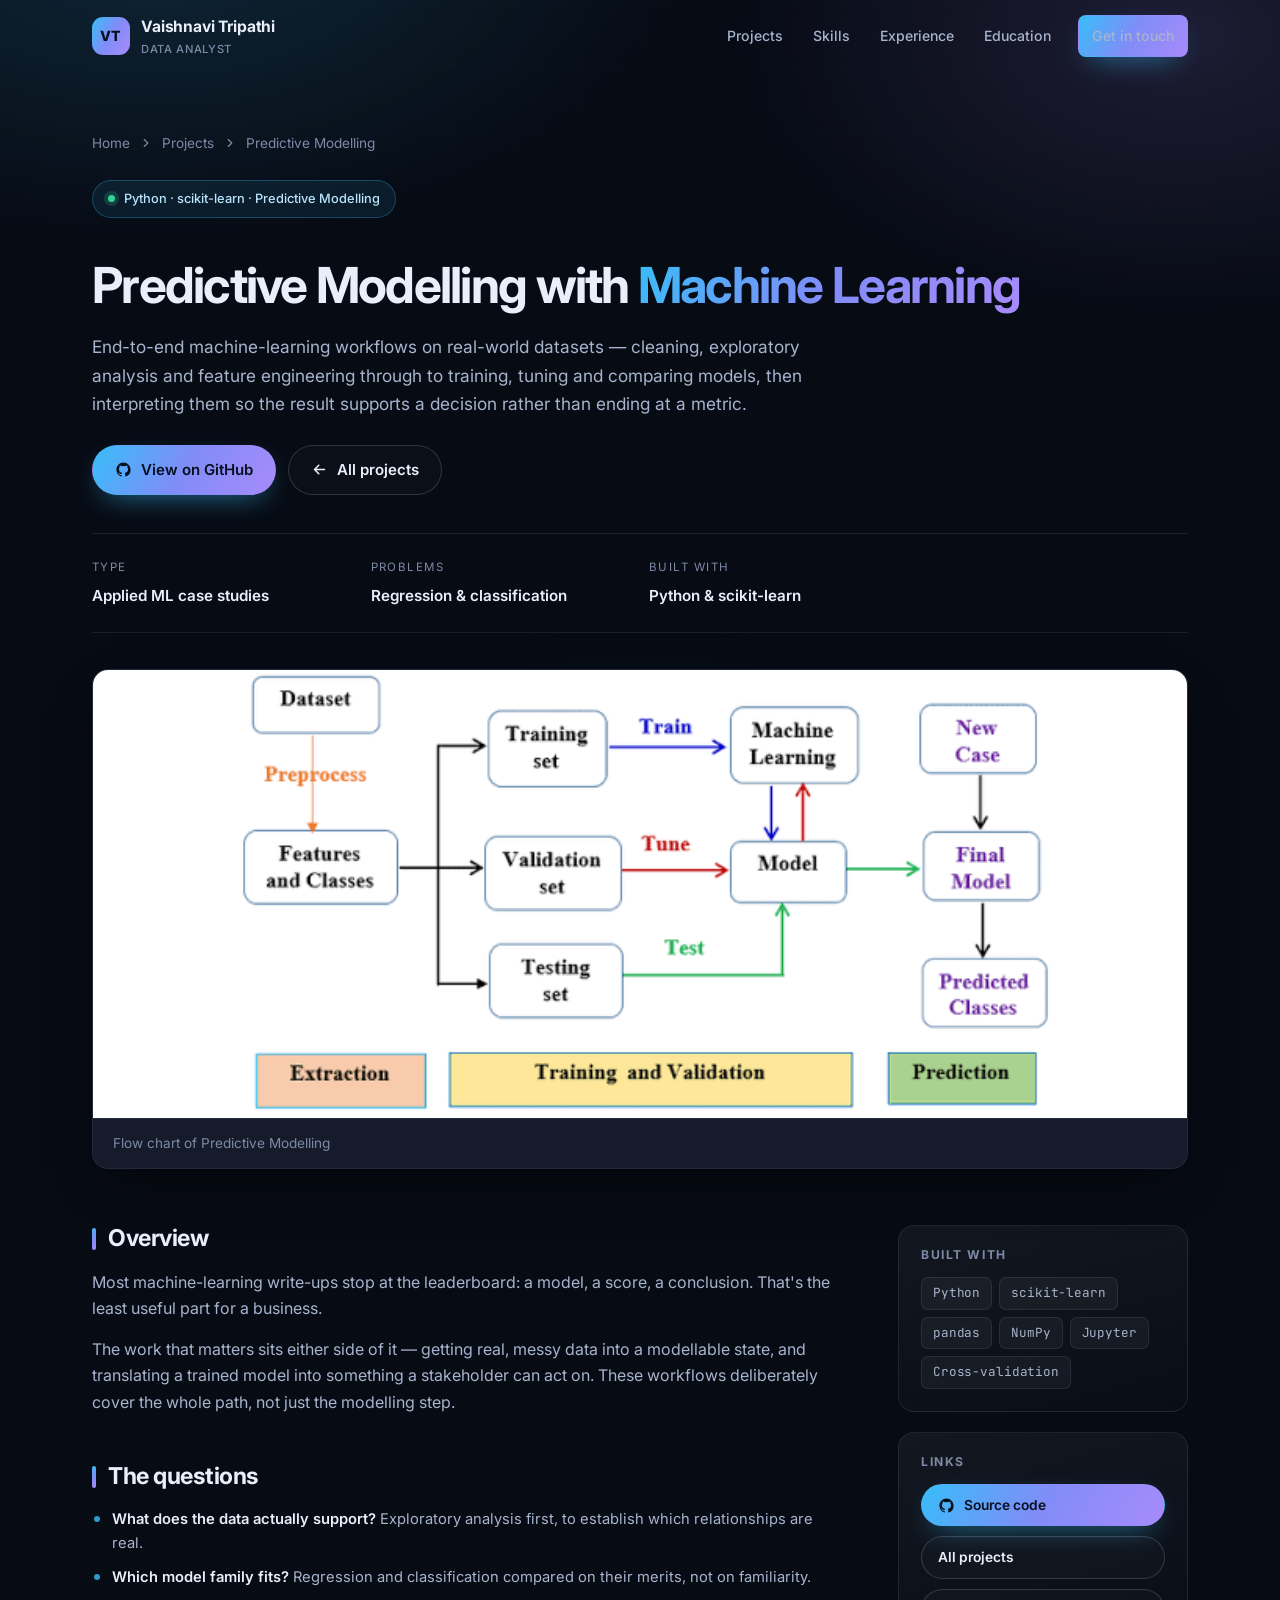
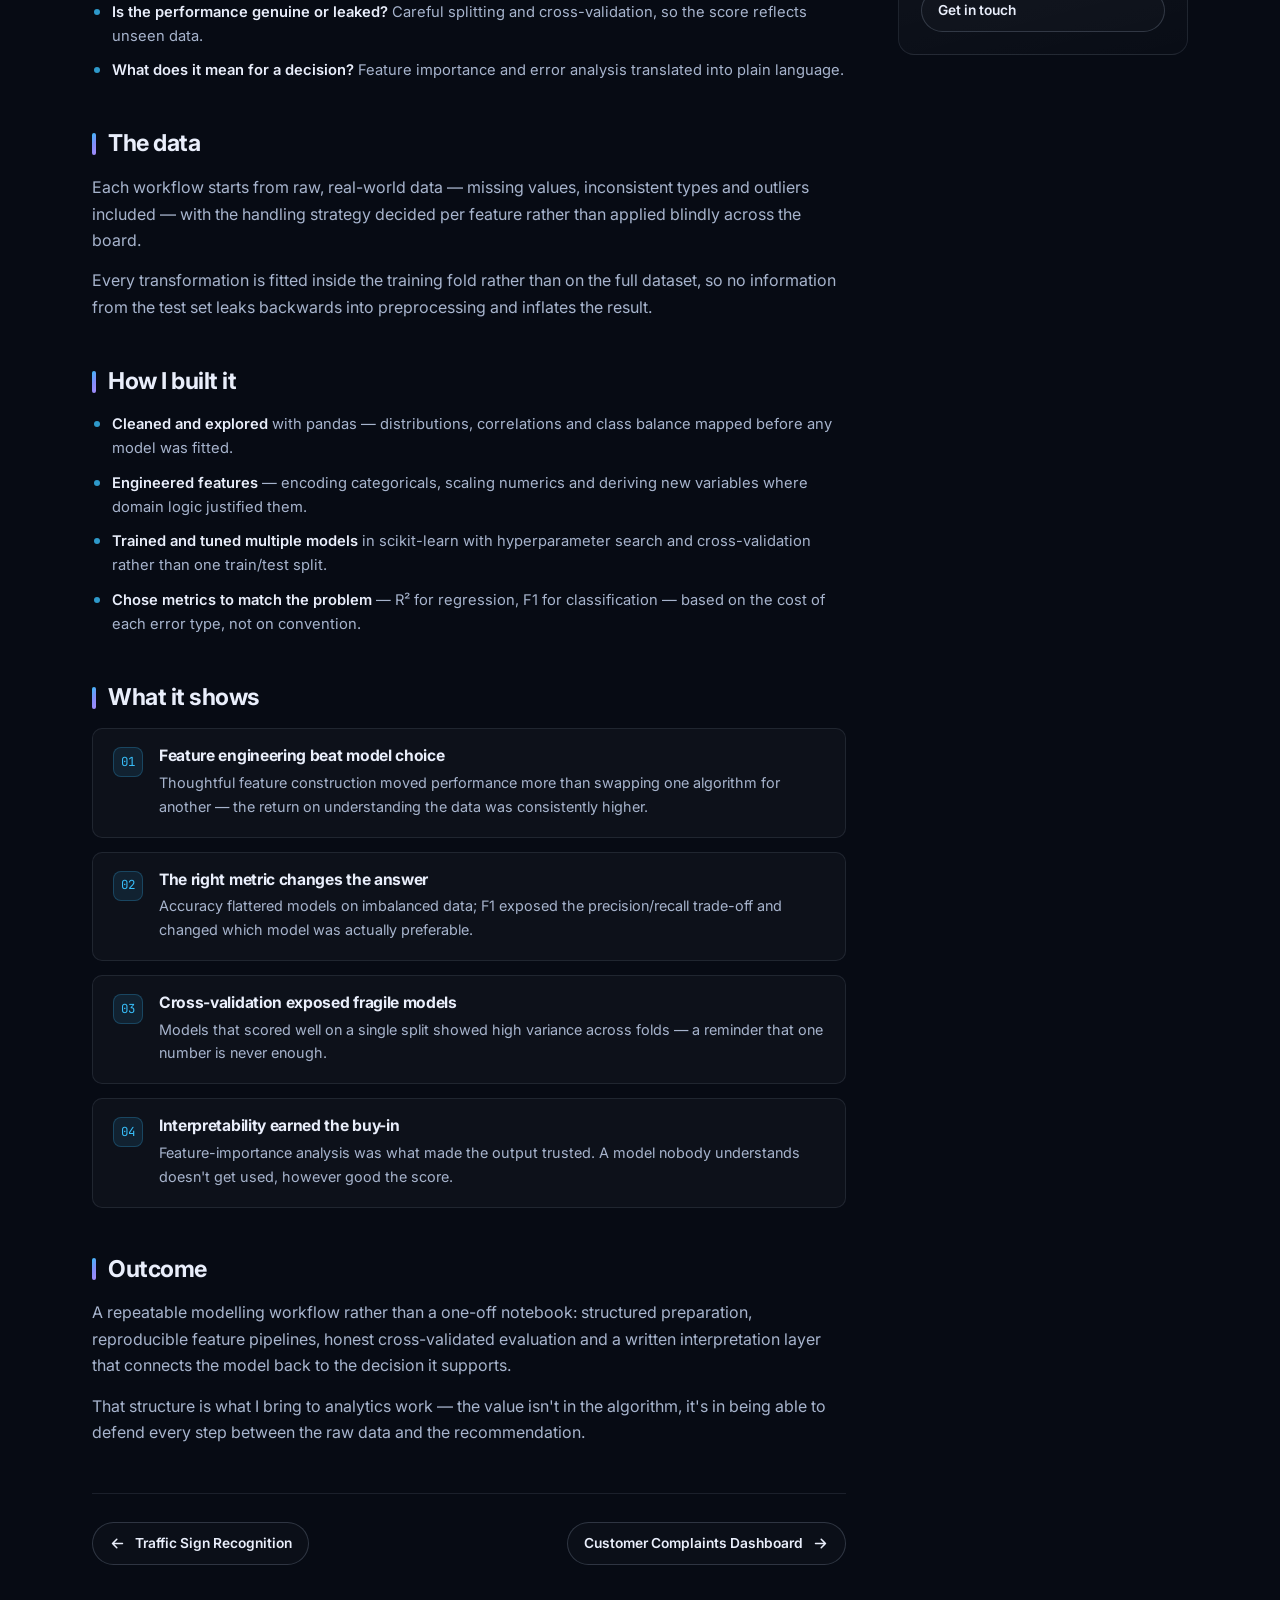
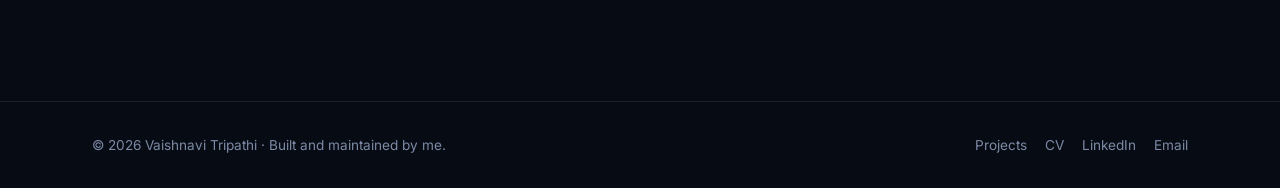
<file: Portfolio_Vaishnavi/projects/predictive-modelling.html>
<!DOCTYPE html>
<html lang="en">
<head>
<meta charset="UTF-8" />
<meta name="viewport" content="width=device-width, initial-scale=1" />
<title>Predictive Modelling with Machine Learning — Vaishnavi Tripathi</title>
<meta name="description" content="End-to-end machine learning workflows in Python on real-world datasets, from cleaning and EDA through to model comparison and business interpretation." />
<meta name="author" content="Vaishnavi Tripathi" />
<link rel="icon" href="data:image/svg+xml,<svg xmlns='http://www.w3.org/2000/svg' viewBox='0 0 100 100'><rect width='100' height='100' rx='22' fill='%2338bdf8'/><text x='50' y='68' font-size='52' font-family='Arial,sans-serif' font-weight='bold' text-anchor='middle' fill='%23061020'>VT</text></svg>" />
<link rel="preconnect" href="https://fonts.googleapis.com" />
<link rel="preconnect" href="https://fonts.gstatic.com" crossorigin />
<link href="https://fonts.googleapis.com/css2?family=Inter:wght@400;500;600;700;800&family=JetBrains+Mono:wght@400;500&display=swap" rel="stylesheet" />
<link rel="stylesheet" href="../style.css" />
</head>
<body>

<header class="nav is-stuck">
  <div class="wrap nav__inner">
    <a class="brand" href="../index.html" aria-label="Vaishnavi Tripathi — home">
      <span class="brand__mark">VT</span>
      <span>
        <span class="brand__name">Vaishnavi Tripathi</span>
        <span class="brand__role">Data Analyst</span>
      </span>
    </a>
    <button class="nav__toggle" aria-label="Toggle navigation" aria-expanded="false">
      <svg viewBox="0 0 24 24" fill="none" stroke="currentColor" stroke-width="2" stroke-linecap="round"><path d="M3 6h18M3 12h18M3 18h18"/></svg>
    </button>
    <nav class="nav__links" aria-label="Primary">
      <a href="../index.html#projects">Projects</a>
      <a href="../index.html#skills">Skills</a>
      <a href="../index.html#experience">Experience</a>
      <a href="../index.html#education">Education</a>
      <a class="btn btn--primary btn--sm nav__cta" href="../index.html#contact">Get in touch</a>
    </nav>
  </div>
</header>

<main>

<section class="case-hero">
  <div class="wrap">
    <div class="crumbs reveal in">
      <a href="../index.html">Home</a> <svg viewBox="0 0 24 24" fill="none" stroke="currentColor" stroke-width="2" stroke-linecap="round" stroke-linejoin="round"><path d="m9 6 6 6-6 6"/></svg>
      <a href="../index.html#projects">Projects</a> <svg viewBox="0 0 24 24" fill="none" stroke="currentColor" stroke-width="2" stroke-linecap="round" stroke-linejoin="round"><path d="m9 6 6 6-6 6"/></svg>
      <span>Predictive Modelling</span>
    </div>

    <span class="pill reveal in"><span class="dot"></span> Python &middot; scikit-learn &middot; Predictive Modelling</span>
    <h1 class="reveal in">Predictive Modelling with <span class="grad-text">Machine Learning</span></h1>
    <p class="case-hero__lede reveal in">End-to-end machine-learning workflows on real-world datasets &mdash; cleaning, exploratory analysis and feature engineering through to training, tuning and comparing models, then interpreting them so the result supports a decision rather than ending at a metric.</p>

    <div class="hero__actions reveal in">
      <!-- TODO: paste the GitHub repo URL for this project -->
      <a class="btn btn--primary" href="https://github.com/vaishnavitripathi091999" target="_blank" rel="noopener"><svg viewBox="0 0 24 24" fill="currentColor"><path d="M12 2C6.48 2 2 6.58 2 12.25c0 4.53 2.87 8.37 6.84 9.73.5.1.68-.22.68-.49l-.01-1.9c-2.78.62-3.37-1.22-3.37-1.22-.46-1.18-1.11-1.5-1.11-1.5-.91-.64.07-.62.07-.62 1 .07 1.53 1.06 1.53 1.06.89 1.57 2.34 1.12 2.91.86.09-.66.35-1.12.63-1.38-2.22-.26-4.56-1.14-4.56-5.07 0-1.12.39-2.03 1.03-2.75-.1-.26-.45-1.3.1-2.71 0 0 .84-.28 2.75 1.05a9.3 9.3 0 0 1 5 0c1.91-1.33 2.75-1.05 2.75-1.05.55 1.41.2 2.45.1 2.71.64.72 1.03 1.63 1.03 2.75 0 3.94-2.34 4.81-4.57 5.06.36.32.68.94.68 1.9l-.01 2.82c0 .27.18.6.69.49A10.03 10.03 0 0 0 22 12.25C22 6.58 17.52 2 12 2z"/></svg> View on GitHub</a>
      <a class="btn btn--ghost" href="../index.html#projects"><svg viewBox="0 0 24 24" fill="none" stroke="currentColor" stroke-width="2.2" stroke-linecap="round" stroke-linejoin="round"><path d="M19 12H5M11 18l-6-6 6-6"/></svg> All projects</a>
    </div>

    <div class="case-meta reveal in">
        <div><div class="case-meta__k">Type</div><div class="case-meta__v">Applied ML case studies</div></div>
        <div><div class="case-meta__k">Problems</div><div class="case-meta__v">Regression &amp; classification</div></div>
        <div><div class="case-meta__k">Built with</div><div class="case-meta__v">Python &amp; scikit-learn</div></div>
    </div>

    <figure class="case-figure reveal in">
      <img src="../assets/projects/Predictive.png" alt="Flow chart of the predictive modelling workflow: dataset, preprocessing, training / validation / test split, tuning, and the final model making predictions" />
      <figcaption>Flow chart of Predictive Modelling</figcaption>
    </figure>
  </div>
</section>

<div class="wrap">
  <div class="case-body">
    <div class="case-main">

      <section class="reveal">
        <h2>Overview</h2>
        <p>Most machine-learning write-ups stop at the leaderboard: a model, a score, a conclusion. That's the least useful part for a business.</p><p>The work that matters sits either side of it &mdash; getting real, messy data into a modellable state, and translating a trained model into something a stakeholder can act on. These workflows deliberately cover the whole path, not just the modelling step.</p>
      </section>

      <section class="reveal">
        <h2>The questions</h2>
        <ul class="bullets">
          <li><strong>What does the data actually support?</strong> Exploratory analysis first, to establish which relationships are real.</li>
          <li><strong>Which model family fits?</strong> Regression and classification compared on their merits, not on familiarity.</li>
          <li><strong>Is the performance genuine or leaked?</strong> Careful splitting and cross-validation, so the score reflects unseen data.</li>
          <li><strong>What does it mean for a decision?</strong> Feature importance and error analysis translated into plain language.</li>
        </ul>
      </section>

      <section class="reveal">
        <h2>The data</h2>
        <p>Each workflow starts from raw, real-world data &mdash; missing values, inconsistent types and outliers included &mdash; with the handling strategy decided per feature rather than applied blindly across the board.</p><p>Every transformation is fitted inside the training fold rather than on the full dataset, so no information from the test set leaks backwards into preprocessing and inflates the result.</p>
      </section>

      <section class="reveal">
        <h2>How I built it</h2>
        <ul class="bullets">
          <li><strong>Cleaned and explored</strong> with pandas &mdash; distributions, correlations and class balance mapped before any model was fitted.</li>
          <li><strong>Engineered features</strong> &mdash; encoding categoricals, scaling numerics and deriving new variables where domain logic justified them.</li>
          <li><strong>Trained and tuned multiple models</strong> in scikit-learn with hyperparameter search and cross-validation rather than one train/test split.</li>
          <li><strong>Chose metrics to match the problem</strong> &mdash; R&sup2; for regression, F1 for classification &mdash; based on the cost of each error type, not on convention.</li>
        </ul>
      </section>

      <section class="reveal">
        <h2>What it shows</h2>
        <div class="findings">
          <div class="finding"><div class="finding__n">01</div><div><h4>Feature engineering beat model choice</h4><p>Thoughtful feature construction moved performance more than swapping one algorithm for another &mdash; the return on understanding the data was consistently higher.</p></div></div>
          <div class="finding"><div class="finding__n">02</div><div><h4>The right metric changes the answer</h4><p>Accuracy flattered models on imbalanced data; F1 exposed the precision/recall trade-off and changed which model was actually preferable.</p></div></div>
          <div class="finding"><div class="finding__n">03</div><div><h4>Cross-validation exposed fragile models</h4><p>Models that scored well on a single split showed high variance across folds &mdash; a reminder that one number is never enough.</p></div></div>
          <div class="finding"><div class="finding__n">04</div><div><h4>Interpretability earned the buy-in</h4><p>Feature-importance analysis was what made the output trusted. A model nobody understands doesn't get used, however good the score.</p></div></div>
        </div>
      </section>

      <section class="reveal">
        <h2>Outcome</h2>
        <p>A repeatable modelling workflow rather than a one-off notebook: structured preparation, reproducible feature pipelines, honest cross-validated evaluation and a written interpretation layer that connects the model back to the decision it supports.</p><p>That structure is what I bring to analytics work &mdash; the value isn't in the algorithm, it's in being able to defend every step between the raw data and the recommendation.</p>
      </section>

      <div class="case-nav">
        <a class="btn btn--ghost btn--sm" href="traffic-sign-recognition.html"><svg viewBox="0 0 24 24" fill="none" stroke="currentColor" stroke-width="2.2" stroke-linecap="round" stroke-linejoin="round"><path d="M19 12H5M11 18l-6-6 6-6"/></svg> Traffic Sign Recognition</a>
        <a class="btn btn--ghost btn--sm" href="commbank-complaints-dashboard.html">Customer Complaints Dashboard <svg viewBox="0 0 24 24" fill="none" stroke="currentColor" stroke-width="2.2" stroke-linecap="round" stroke-linejoin="round"><path d="M5 12h14M13 6l6 6-6 6"/></svg></a>
      </div>
    </div>

    <aside class="case-aside">
      <div class="aside-card reveal">
        <h4>Built with</h4>
        <div class="tags"><span class="tag">Python</span><span class="tag">scikit-learn</span><span class="tag">pandas</span><span class="tag">NumPy</span><span class="tag">Jupyter</span><span class="tag">Cross-validation</span></div>
      </div>
      <div class="aside-card reveal">
        <h4>Links</h4>
        <div style="display:grid;gap:10px">
          <!-- TODO: paste the GitHub repo URL for this project -->
          <a class="btn btn--primary btn--sm" href="https://github.com/vaishnavitripathi091999" target="_blank" rel="noopener"><svg viewBox="0 0 24 24" fill="currentColor"><path d="M12 2C6.48 2 2 6.58 2 12.25c0 4.53 2.87 8.37 6.84 9.73.5.1.68-.22.68-.49l-.01-1.9c-2.78.62-3.37-1.22-3.37-1.22-.46-1.18-1.11-1.5-1.11-1.5-.91-.64.07-.62.07-.62 1 .07 1.53 1.06 1.53 1.06.89 1.57 2.34 1.12 2.91.86.09-.66.35-1.12.63-1.38-2.22-.26-4.56-1.14-4.56-5.07 0-1.12.39-2.03 1.03-2.75-.1-.26-.45-1.3.1-2.71 0 0 .84-.28 2.75 1.05a9.3 9.3 0 0 1 5 0c1.91-1.33 2.75-1.05 2.75-1.05.55 1.41.2 2.45.1 2.71.64.72 1.03 1.63 1.03 2.75 0 3.94-2.34 4.81-4.57 5.06.36.32.68.94.68 1.9l-.01 2.82c0 .27.18.6.69.49A10.03 10.03 0 0 0 22 12.25C22 6.58 17.52 2 12 2z"/></svg> Source code</a>
          <a class="btn btn--ghost btn--sm" href="../index.html#projects">All projects</a>
          <a class="btn btn--ghost btn--sm" href="../index.html#contact">Get in touch</a>
        </div>
      </div>
    </aside>
  </div>
</div>

</main>

<footer class="footer">
  <div class="wrap footer__inner">
    <p>&copy; <span data-year></span> Vaishnavi Tripathi &middot; Built and maintained by me.</p>
    <div class="footer__links">
      <a href="../index.html#projects">Projects</a>
      <a href="../assets/Vaishnavi_Tripathi_CV.pdf" download>CV</a>
      <a href="https://www.linkedin.com/in/vaishnavitripathi09" target="_blank" rel="noopener">LinkedIn</a>
      <a href="mailto:vaishnavitripathi091999@gmail.com">Email</a>
    </div>
  </div>
</footer>

<script src="../script.js"></script>
</body>
</html>
</file>
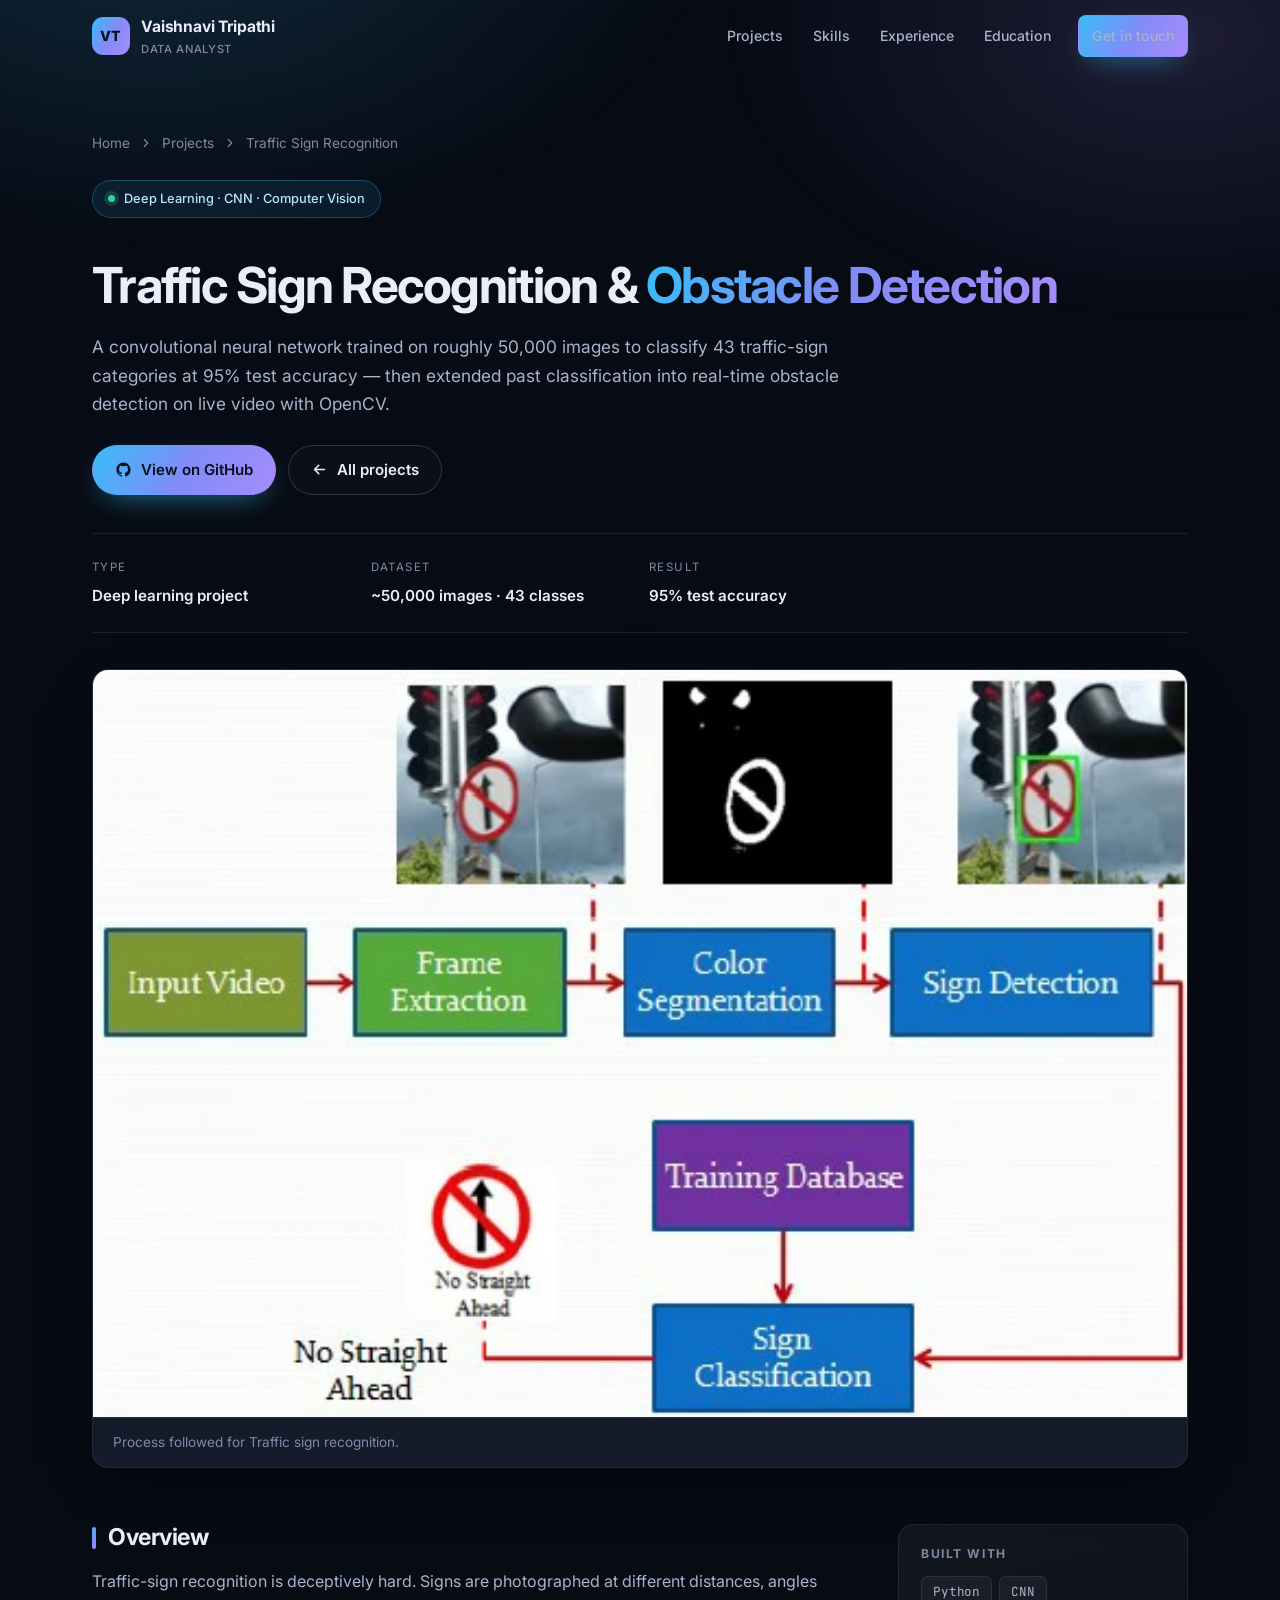
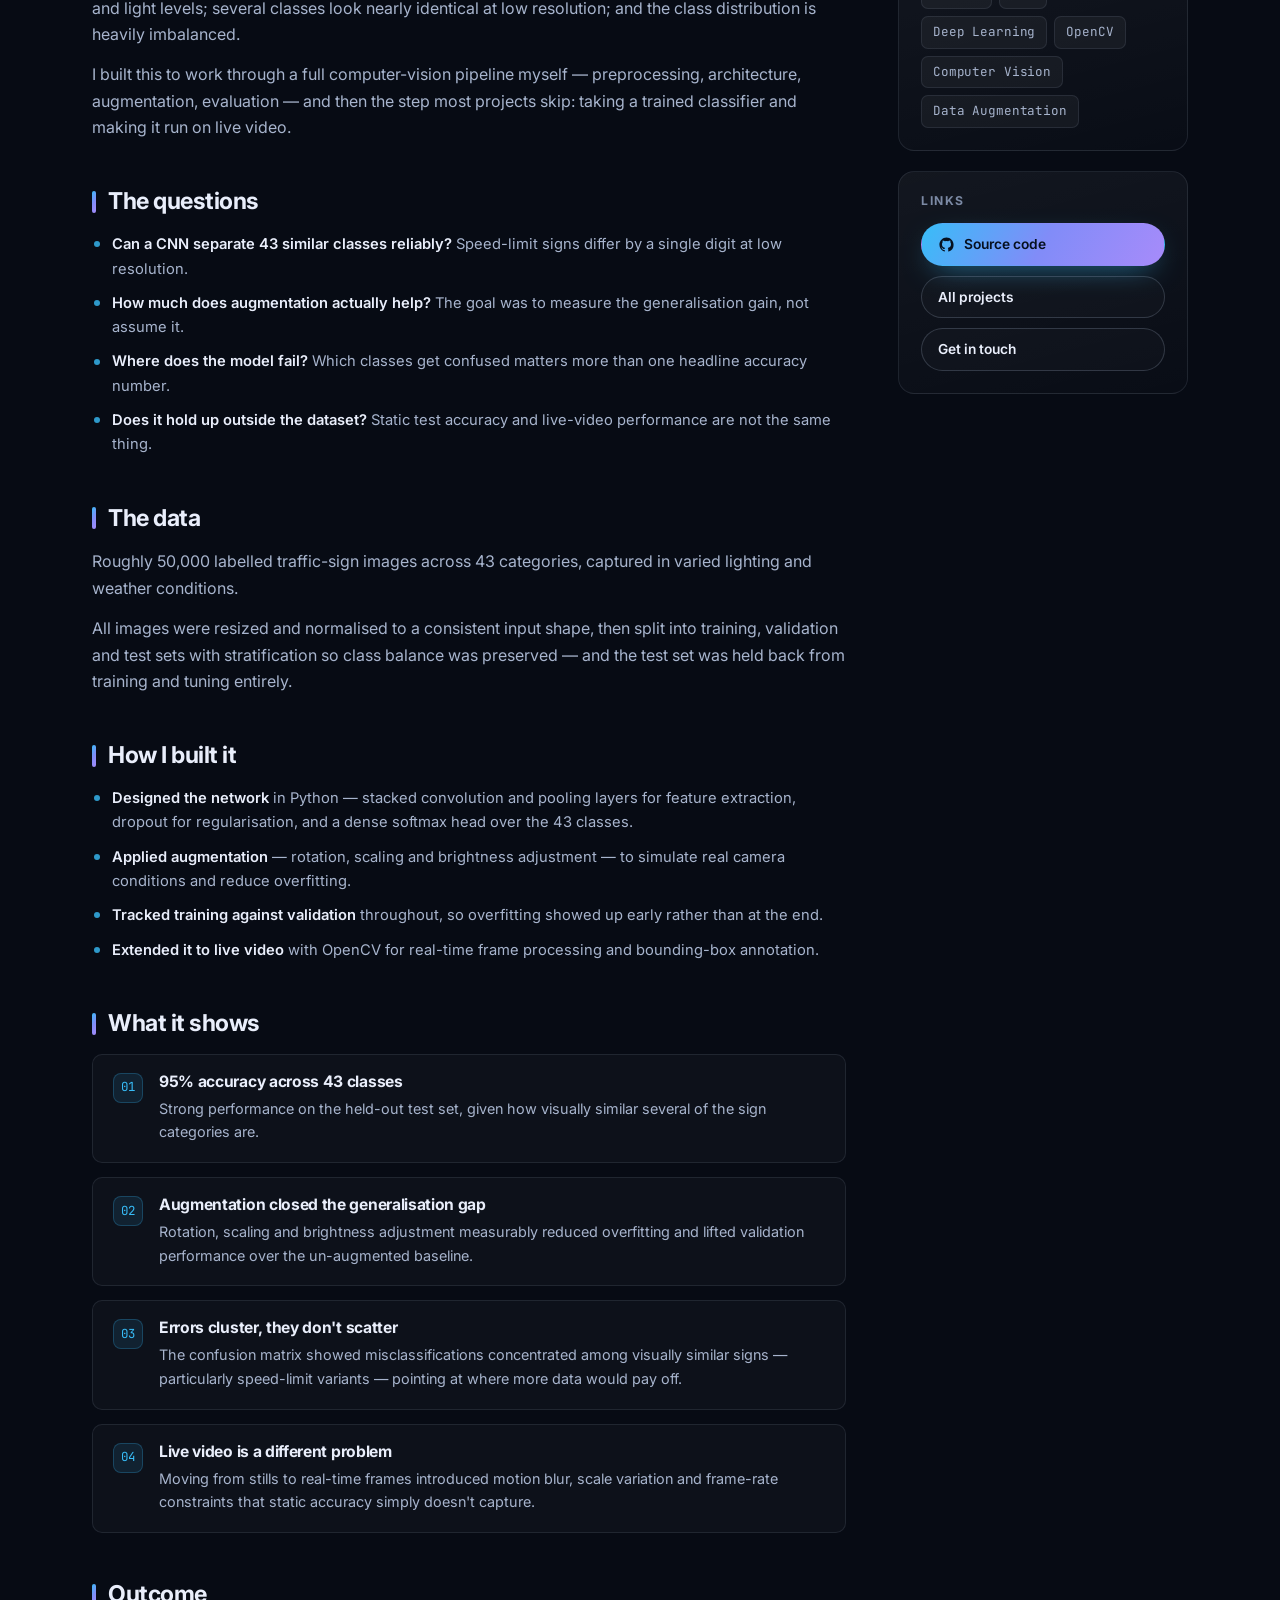
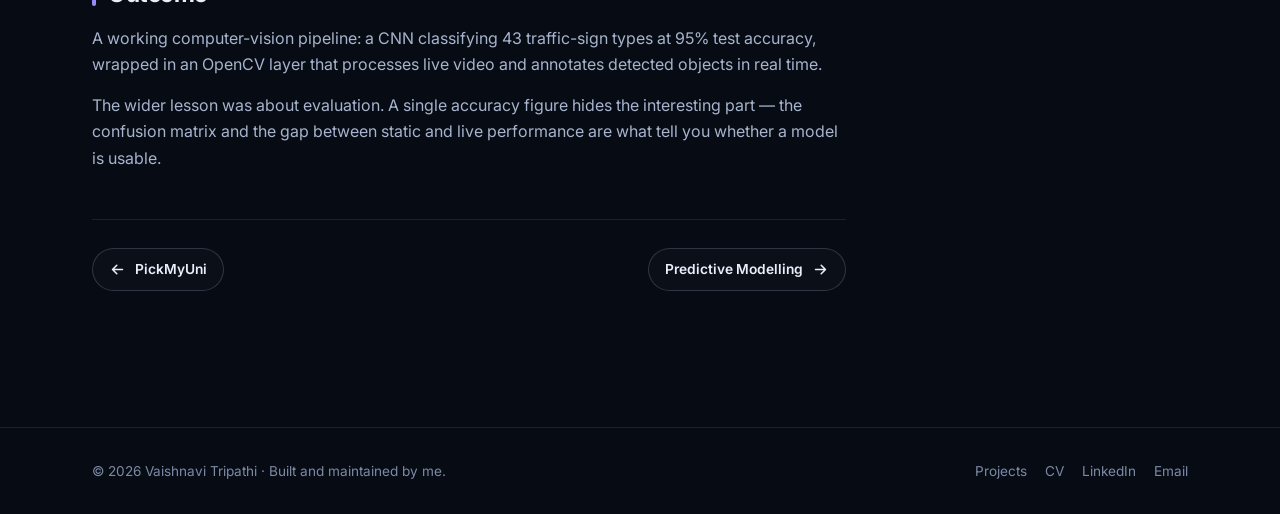
<file: Portfolio_Vaishnavi/projects/traffic-sign-recognition.html>
<!DOCTYPE html>
<html lang="en">
<head>
<meta charset="UTF-8" />
<meta name="viewport" content="width=device-width, initial-scale=1" />
<title>Traffic Sign Recognition & Obstacle Detection — Vaishnavi Tripathi</title>
<meta name="description" content="A convolutional neural network classifying 43 traffic-sign types at 95% test accuracy, extended to real-time obstacle detection with OpenCV." />
<meta name="author" content="Vaishnavi Tripathi" />
<link rel="icon" href="data:image/svg+xml,<svg xmlns='http://www.w3.org/2000/svg' viewBox='0 0 100 100'><rect width='100' height='100' rx='22' fill='%2338bdf8'/><text x='50' y='68' font-size='52' font-family='Arial,sans-serif' font-weight='bold' text-anchor='middle' fill='%23061020'>VT</text></svg>" />
<link rel="preconnect" href="https://fonts.googleapis.com" />
<link rel="preconnect" href="https://fonts.gstatic.com" crossorigin />
<link href="https://fonts.googleapis.com/css2?family=Inter:wght@400;500;600;700;800&family=JetBrains+Mono:wght@400;500&display=swap" rel="stylesheet" />
<link rel="stylesheet" href="../style.css" />
</head>
<body>

<header class="nav is-stuck">
  <div class="wrap nav__inner">
    <a class="brand" href="../index.html" aria-label="Vaishnavi Tripathi — home">
      <span class="brand__mark">VT</span>
      <span>
        <span class="brand__name">Vaishnavi Tripathi</span>
        <span class="brand__role">Data Analyst</span>
      </span>
    </a>
    <button class="nav__toggle" aria-label="Toggle navigation" aria-expanded="false">
      <svg viewBox="0 0 24 24" fill="none" stroke="currentColor" stroke-width="2" stroke-linecap="round"><path d="M3 6h18M3 12h18M3 18h18"/></svg>
    </button>
    <nav class="nav__links" aria-label="Primary">
      <a href="../index.html#projects">Projects</a>
      <a href="../index.html#skills">Skills</a>
      <a href="../index.html#experience">Experience</a>
      <a href="../index.html#education">Education</a>
      <a class="btn btn--primary btn--sm nav__cta" href="../index.html#contact">Get in touch</a>
    </nav>
  </div>
</header>

<main>

<section class="case-hero">
  <div class="wrap">
    <div class="crumbs reveal in">
      <a href="../index.html">Home</a> <svg viewBox="0 0 24 24" fill="none" stroke="currentColor" stroke-width="2" stroke-linecap="round" stroke-linejoin="round"><path d="m9 6 6 6-6 6"/></svg>
      <a href="../index.html#projects">Projects</a> <svg viewBox="0 0 24 24" fill="none" stroke="currentColor" stroke-width="2" stroke-linecap="round" stroke-linejoin="round"><path d="m9 6 6 6-6 6"/></svg>
      <span>Traffic Sign Recognition</span>
    </div>

    <span class="pill reveal in"><span class="dot"></span> Deep Learning &middot; CNN &middot; Computer Vision</span>
    <h1 class="reveal in">Traffic Sign Recognition &amp; <span class="grad-text">Obstacle Detection</span></h1>
    <p class="case-hero__lede reveal in">A convolutional neural network trained on roughly 50,000 images to classify 43 traffic-sign categories at 95% test accuracy &mdash; then extended past classification into real-time obstacle detection on live video with OpenCV.</p>

    <div class="hero__actions reveal in">
      <!-- TODO: paste the GitHub repo URL for this project -->
      <a class="btn btn--primary" href="https://github.com/vaishnavitripathi091999" target="_blank" rel="noopener"><svg viewBox="0 0 24 24" fill="currentColor"><path d="M12 2C6.48 2 2 6.58 2 12.25c0 4.53 2.87 8.37 6.84 9.73.5.1.68-.22.68-.49l-.01-1.9c-2.78.62-3.37-1.22-3.37-1.22-.46-1.18-1.11-1.5-1.11-1.5-.91-.64.07-.62.07-.62 1 .07 1.53 1.06 1.53 1.06.89 1.57 2.34 1.12 2.91.86.09-.66.35-1.12.63-1.38-2.22-.26-4.56-1.14-4.56-5.07 0-1.12.39-2.03 1.03-2.75-.1-.26-.45-1.3.1-2.71 0 0 .84-.28 2.75 1.05a9.3 9.3 0 0 1 5 0c1.91-1.33 2.75-1.05 2.75-1.05.55 1.41.2 2.45.1 2.71.64.72 1.03 1.63 1.03 2.75 0 3.94-2.34 4.81-4.57 5.06.36.32.68.94.68 1.9l-.01 2.82c0 .27.18.6.69.49A10.03 10.03 0 0 0 22 12.25C22 6.58 17.52 2 12 2z"/></svg> View on GitHub</a>
      <a class="btn btn--ghost" href="../index.html#projects"><svg viewBox="0 0 24 24" fill="none" stroke="currentColor" stroke-width="2.2" stroke-linecap="round" stroke-linejoin="round"><path d="M19 12H5M11 18l-6-6 6-6"/></svg> All projects</a>
    </div>

    <div class="case-meta reveal in">
        <div><div class="case-meta__k">Type</div><div class="case-meta__v">Deep learning project</div></div>
        <div><div class="case-meta__k">Dataset</div><div class="case-meta__v">~50,000 images &middot; 43 classes</div></div>
        <div><div class="case-meta__k">Result</div><div class="case-meta__v">95% test accuracy</div></div>
    </div>

    <figure class="case-figure reveal in">
      <img src="../assets/projects/TrafficSign.webp" alt="Process diagram: input video, frame extraction, colour segmentation, sign detection, then classification against the training database" />
      <figcaption>Process followed for Traffic sign recognition.</figcaption>
    </figure>
  </div>
</section>

<div class="wrap">
  <div class="case-body">
    <div class="case-main">

      <section class="reveal">
        <h2>Overview</h2>
        <p>Traffic-sign recognition is deceptively hard. Signs are photographed at different distances, angles and light levels; several classes look nearly identical at low resolution; and the class distribution is heavily imbalanced.</p><p>I built this to work through a full computer-vision pipeline myself &mdash; preprocessing, architecture, augmentation, evaluation &mdash; and then the step most projects skip: taking a trained classifier and making it run on live video.</p>
      </section>

      <section class="reveal">
        <h2>The questions</h2>
        <ul class="bullets">
          <li><strong>Can a CNN separate 43 similar classes reliably?</strong> Speed-limit signs differ by a single digit at low resolution.</li>
          <li><strong>How much does augmentation actually help?</strong> The goal was to measure the generalisation gain, not assume it.</li>
          <li><strong>Where does the model fail?</strong> Which classes get confused matters more than one headline accuracy number.</li>
          <li><strong>Does it hold up outside the dataset?</strong> Static test accuracy and live-video performance are not the same thing.</li>
        </ul>
      </section>

      <section class="reveal">
        <h2>The data</h2>
        <p>Roughly 50,000 labelled traffic-sign images across 43 categories, captured in varied lighting and weather conditions.</p><p>All images were resized and normalised to a consistent input shape, then split into training, validation and test sets with stratification so class balance was preserved &mdash; and the test set was held back from training and tuning entirely.</p>
      </section>

      <section class="reveal">
        <h2>How I built it</h2>
        <ul class="bullets">
          <li><strong>Designed the network</strong> in Python &mdash; stacked convolution and pooling layers for feature extraction, dropout for regularisation, and a dense softmax head over the 43 classes.</li>
          <li><strong>Applied augmentation</strong> &mdash; rotation, scaling and brightness adjustment &mdash; to simulate real camera conditions and reduce overfitting.</li>
          <li><strong>Tracked training against validation</strong> throughout, so overfitting showed up early rather than at the end.</li>
          <li><strong>Extended it to live video</strong> with OpenCV for real-time frame processing and bounding-box annotation.</li>
        </ul>
      </section>

      <section class="reveal">
        <h2>What it shows</h2>
        <div class="findings">
          <div class="finding"><div class="finding__n">01</div><div><h4>95% accuracy across 43 classes</h4><p>Strong performance on the held-out test set, given how visually similar several of the sign categories are.</p></div></div>
          <div class="finding"><div class="finding__n">02</div><div><h4>Augmentation closed the generalisation gap</h4><p>Rotation, scaling and brightness adjustment measurably reduced overfitting and lifted validation performance over the un-augmented baseline.</p></div></div>
          <div class="finding"><div class="finding__n">03</div><div><h4>Errors cluster, they don't scatter</h4><p>The confusion matrix showed misclassifications concentrated among visually similar signs &mdash; particularly speed-limit variants &mdash; pointing at where more data would pay off.</p></div></div>
          <div class="finding"><div class="finding__n">04</div><div><h4>Live video is a different problem</h4><p>Moving from stills to real-time frames introduced motion blur, scale variation and frame-rate constraints that static accuracy simply doesn't capture.</p></div></div>
        </div>
      </section>

      <section class="reveal">
        <h2>Outcome</h2>
        <p>A working computer-vision pipeline: a CNN classifying 43 traffic-sign types at 95% test accuracy, wrapped in an OpenCV layer that processes live video and annotates detected objects in real time.</p><p>The wider lesson was about evaluation. A single accuracy figure hides the interesting part &mdash; the confusion matrix and the gap between static and live performance are what tell you whether a model is usable.</p>
      </section>

      <div class="case-nav">
        <a class="btn btn--ghost btn--sm" href="pickmyuni.html"><svg viewBox="0 0 24 24" fill="none" stroke="currentColor" stroke-width="2.2" stroke-linecap="round" stroke-linejoin="round"><path d="M19 12H5M11 18l-6-6 6-6"/></svg> PickMyUni</a>
        <a class="btn btn--ghost btn--sm" href="predictive-modelling.html">Predictive Modelling <svg viewBox="0 0 24 24" fill="none" stroke="currentColor" stroke-width="2.2" stroke-linecap="round" stroke-linejoin="round"><path d="M5 12h14M13 6l6 6-6 6"/></svg></a>
      </div>
    </div>

    <aside class="case-aside">
      <div class="aside-card reveal">
        <h4>Built with</h4>
        <div class="tags"><span class="tag">Python</span><span class="tag">CNN</span><span class="tag">Deep Learning</span><span class="tag">OpenCV</span><span class="tag">Computer Vision</span><span class="tag">Data Augmentation</span></div>
      </div>
      <div class="aside-card reveal">
        <h4>Links</h4>
        <div style="display:grid;gap:10px">
          <!-- TODO: paste the GitHub repo URL for this project -->
          <a class="btn btn--primary btn--sm" href="https://github.com/vaishnavitripathi091999" target="_blank" rel="noopener"><svg viewBox="0 0 24 24" fill="currentColor"><path d="M12 2C6.48 2 2 6.58 2 12.25c0 4.53 2.87 8.37 6.84 9.73.5.1.68-.22.68-.49l-.01-1.9c-2.78.62-3.37-1.22-3.37-1.22-.46-1.18-1.11-1.5-1.11-1.5-.91-.64.07-.62.07-.62 1 .07 1.53 1.06 1.53 1.06.89 1.57 2.34 1.12 2.91.86.09-.66.35-1.12.63-1.38-2.22-.26-4.56-1.14-4.56-5.07 0-1.12.39-2.03 1.03-2.75-.1-.26-.45-1.3.1-2.71 0 0 .84-.28 2.75 1.05a9.3 9.3 0 0 1 5 0c1.91-1.33 2.75-1.05 2.75-1.05.55 1.41.2 2.45.1 2.71.64.72 1.03 1.63 1.03 2.75 0 3.94-2.34 4.81-4.57 5.06.36.32.68.94.68 1.9l-.01 2.82c0 .27.18.6.69.49A10.03 10.03 0 0 0 22 12.25C22 6.58 17.52 2 12 2z"/></svg> Source code</a>
          <a class="btn btn--ghost btn--sm" href="../index.html#projects">All projects</a>
          <a class="btn btn--ghost btn--sm" href="../index.html#contact">Get in touch</a>
        </div>
      </div>
    </aside>
  </div>
</div>

</main>

<footer class="footer">
  <div class="wrap footer__inner">
    <p>&copy; <span data-year></span> Vaishnavi Tripathi &middot; Built and maintained by me.</p>
    <div class="footer__links">
      <a href="../index.html#projects">Projects</a>
      <a href="../assets/Vaishnavi_Tripathi_CV.pdf" download>CV</a>
      <a href="https://www.linkedin.com/in/vaishnavitripathi09" target="_blank" rel="noopener">LinkedIn</a>
      <a href="mailto:vaishnavitripathi091999@gmail.com">Email</a>
    </div>
  </div>
</footer>

<script src="../script.js"></script>
</body>
</html>
</file>
<file: Portfolio_Vaishnavi/style.css>
/* ==========================================================================
   Vaishnavi Tripathi — Portfolio
   Shared dark theme stylesheet (used by index.html and every project page)
   ========================================================================== */

/* ---------- Design tokens ---------- */
:root{
  --bg:#070b14;
  --bg-soft:#0b1120;
  --surface:#0f1626;
  --surface-2:#141d31;
  --line:rgba(148,163,184,.14);
  --line-strong:rgba(148,163,184,.26);

  --text:#e9eefb;
  --text-dim:#a7b4cd;
  --text-mute:#7c8aa5;

  --accent:#38bdf8;
  --accent-2:#a78bfa;
  --accent-3:#34d399;
  --grad:linear-gradient(120deg,#38bdf8 0%,#818cf8 50%,#a78bfa 100%);

  --radius:16px;
  --radius-sm:10px;
  --shadow:0 18px 50px -20px rgba(0,0,0,.85);
  --maxw:1140px;
  --font:"Inter","Segoe UI",system-ui,-apple-system,"Helvetica Neue",Arial,sans-serif;
  --mono:"JetBrains Mono",ui-monospace,"SFMono-Regular",Menlo,Consolas,monospace;
}

/* ---------- Reset ---------- */
*,*::before,*::after{box-sizing:border-box}
html{scroll-behavior:smooth;scroll-padding-top:86px;-webkit-text-size-adjust:100%}
body{
  margin:0;
  overflow-wrap:break-word;
  font-family:var(--font);
  background:var(--bg);
  color:var(--text);
  font-size:16px;
  line-height:1.65;
  overflow-x:hidden;
  -webkit-font-smoothing:antialiased;
}
img{max-width:100%;display:block}
a{color:inherit;text-decoration:none}
ul{margin:0;padding:0;list-style:none}
h1,h2,h3,h4{margin:0;line-height:1.2;font-weight:700;letter-spacing:-.02em}
p{margin:0}
button{font:inherit}

/* Ambient background glow */
body::before{
  content:"";position:fixed;inset:0;z-index:-2;pointer-events:none;
  background:
    radial-gradient(900px 520px at 12% -8%, rgba(56,189,248,.16), transparent 62%),
    radial-gradient(760px 480px at 92% 4%, rgba(167,139,250,.14), transparent 60%),
    radial-gradient(700px 600px at 50% 110%, rgba(52,211,153,.08), transparent 62%);
}
body::after{
  content:"";position:fixed;inset:0;z-index:-1;pointer-events:none;opacity:.5;
  background-image:linear-gradient(rgba(148,163,184,.045) 1px,transparent 1px),
                   linear-gradient(90deg,rgba(148,163,184,.045) 1px,transparent 1px);
  background-size:64px 64px;
  mask-image:radial-gradient(ellipse 80% 60% at 50% 0%,#000 20%,transparent 75%);
  -webkit-mask-image:radial-gradient(ellipse 80% 60% at 50% 0%,#000 20%,transparent 75%);
}

/* ---------- Layout helpers ---------- */
.wrap{width:100%;max-width:var(--maxw);margin-inline:auto;padding-inline:22px}
.section{padding-block:96px;position:relative}
.section--tight{padding-block:72px}

.sec-head{margin-bottom:42px;max-width:760px}
.sec-num{
  font-family:var(--mono);font-size:.78rem;letter-spacing:.18em;
  color:var(--accent);text-transform:uppercase;display:block;margin-bottom:12px;
}
.sec-title{font-size:clamp(1.75rem,4vw,2.5rem)}
.sec-sub{color:var(--text-dim);margin-top:14px;font-size:1.02rem}

.grad-text{
  background:var(--grad);-webkit-background-clip:text;background-clip:text;
  color:transparent;
}

/* ---------- Buttons ---------- */
.btn{
  display:inline-flex;align-items:center;gap:9px;
  padding:12px 22px;border-radius:999px;font-weight:600;font-size:.94rem;
  border:1px solid transparent;cursor:pointer;transition:.25s ease;white-space:nowrap;
}
.btn svg{width:17px;height:17px;flex:none}
.btn--primary{background:var(--grad);color:#06101f;box-shadow:0 10px 30px -12px rgba(56,189,248,.7)}
.btn--primary:hover{transform:translateY(-2px);box-shadow:0 16px 38px -12px rgba(129,140,248,.8)}
.btn--ghost{border-color:var(--line-strong);color:var(--text);background:rgba(255,255,255,.02)}
.btn--ghost:hover{border-color:var(--accent);color:var(--accent);transform:translateY(-2px)}
.btn--sm{padding:9px 16px;font-size:.86rem}

/* ---------- Navigation ---------- */
.nav{
  position:fixed;top:0;left:0;right:0;z-index:100;
  transition:background .3s ease,border-color .3s ease,backdrop-filter .3s ease;
  border-bottom:1px solid transparent;
}
.nav.is-stuck{
  background:rgba(7,11,20,.82);backdrop-filter:blur(14px);
  -webkit-backdrop-filter:blur(14px);border-bottom-color:var(--line);
}
.nav__inner{display:flex;align-items:center;justify-content:space-between;gap:18px;height:72px}
.brand{display:flex;align-items:center;gap:11px;font-weight:700;letter-spacing:-.01em}
.brand__mark{
  width:38px;height:38px;border-radius:11px;display:grid;place-items:center;
  background:var(--grad);color:#06101f;font-size:.88rem;font-weight:800;letter-spacing:.02em;flex:none;
}
.brand__name{font-size:.98rem}
.brand__role{display:block;font-size:.7rem;color:var(--text-mute);font-weight:500;letter-spacing:.06em;text-transform:uppercase}

.nav__links{display:flex;align-items:center;gap:4px}
.nav__links a{
  padding:8px 13px;border-radius:8px;font-size:.88rem;color:var(--text-dim);
  font-weight:500;transition:.2s;
}
.nav__links a:hover,.nav__links a.active{color:var(--text);background:rgba(255,255,255,.06)}
.nav__cta{margin-left:10px}

.nav__toggle{
  display:none;background:none;border:1px solid var(--line-strong);color:var(--text);
  width:42px;height:42px;border-radius:11px;cursor:pointer;place-items:center;
}
.nav__toggle svg{width:20px;height:20px}

/* ---------- Hero ---------- */
.hero{padding-top:150px;padding-bottom:24px;position:relative}
.hero__grid{display:grid;grid-template-columns:1.35fr .65fr;gap:56px;align-items:center}

.pill{
  display:inline-flex;align-items:center;gap:9px;padding:7px 15px;border-radius:999px;
  background:rgba(56,189,248,.09);border:1px solid rgba(56,189,248,.28);
  color:#bae6fd;font-size:.8rem;font-weight:500;margin-bottom:24px;
}
.pill .dot{width:7px;height:7px;border-radius:50%;background:var(--accent-3);box-shadow:0 0 0 4px rgba(52,211,153,.18)}

.hero h1{font-size:clamp(2.5rem,6.2vw,4.1rem);letter-spacing:-.035em;margin-bottom:14px}
.hero__role{
  font-size:clamp(1rem,2.2vw,1.22rem);font-weight:600;color:var(--text-dim);
  letter-spacing:.01em;margin-bottom:18px;
}
.hero__role span{color:var(--accent)}
.hero__lede{color:var(--text-dim);font-size:1.06rem;max-width:610px;margin-bottom:30px}
.hero__actions{display:flex;flex-wrap:wrap;gap:12px;margin-bottom:34px}

.social{display:flex;gap:10px}
.social a{
  width:42px;height:42px;border-radius:12px;display:grid;place-items:center;
  border:1px solid var(--line);background:rgba(255,255,255,.025);color:var(--text-dim);transition:.22s;
}
.social a:hover{color:var(--accent);border-color:var(--accent);transform:translateY(-3px)}
.social svg{width:19px;height:19px}

/* Avatar */
.avatar-wrap{display:grid;place-items:center}
.avatar{
  width:min(280px,72vw);aspect-ratio:1;border-radius:50%;position:relative;
  display:grid;place-items:center;overflow:hidden;
  background:linear-gradient(150deg,var(--surface-2),var(--surface));
  border:1px solid var(--line-strong);
  box-shadow:0 0 0 10px rgba(56,189,248,.05),0 30px 70px -30px rgba(56,189,248,.55);
}
.avatar img{width:100%;height:100%;object-fit:cover}
.avatar__initials{font-size:4.2rem;font-weight:800;letter-spacing:.02em;background:var(--grad);-webkit-background-clip:text;background-clip:text;color:transparent}
.avatar__hint{position:absolute;bottom:14%;font-size:.66rem;color:var(--text-mute);letter-spacing:.1em;text-transform:uppercase}
.avatar-ring{
  position:absolute;inset:-18px;border-radius:50%;
  border:1px dashed rgba(148,163,184,.28);animation:spin 26s linear infinite;
}
@keyframes spin{to{transform:rotate(360deg)}}

/* ---------- Stats ---------- */
.stats{
  display:grid;grid-template-columns:repeat(4,1fr);gap:16px;margin-top:64px;
}
.stat{
  background:linear-gradient(160deg,rgba(255,255,255,.045),rgba(255,255,255,.012));
  border:1px solid var(--line);border-radius:var(--radius);padding:22px 20px;transition:.25s;
}
.stat:hover{border-color:var(--line-strong);transform:translateY(-4px)}
.stat__num{font-size:1.85rem;font-weight:800;letter-spacing:-.03em;background:var(--grad);-webkit-background-clip:text;background-clip:text;color:transparent}
.stat__label{font-size:.82rem;color:var(--text-mute);margin-top:6px;line-height:1.45}

/* ---------- Cards ---------- */
.card{
  background:linear-gradient(165deg,rgba(255,255,255,.05),rgba(255,255,255,.015));
  border:1px solid var(--line);border-radius:var(--radius);padding:28px;
  transition:.28s ease;position:relative;overflow:hidden;
}
.card:hover{border-color:var(--line-strong);transform:translateY(-4px);box-shadow:var(--shadow)}
.card h3{font-size:1.08rem;margin-bottom:10px}
.card p{color:var(--text-dim);font-size:.94rem}

.grid-2{display:grid;grid-template-columns:repeat(2,1fr);gap:22px}
.grid-3{display:grid;grid-template-columns:repeat(3,1fr);gap:22px}

/* ---------- About ---------- */
.about{display:grid;grid-template-columns:1.25fr .75fr;gap:40px;align-items:start}
.about__text p+p{margin-top:16px}
.about__text p{color:var(--text-dim);font-size:1.02rem}
.about__facts{display:grid;gap:16px}
.fact{border:1px solid var(--line);border-radius:var(--radius-sm);padding:18px 20px;background:rgba(255,255,255,.025)}
.fact__k{font-size:.72rem;letter-spacing:.14em;text-transform:uppercase;color:var(--accent);font-weight:600}
.fact__v{margin-top:7px;color:var(--text-dim);font-size:.93rem}

/* ---------- Skills ---------- */
.skill-groups{display:grid;grid-template-columns:repeat(2,1fr);gap:20px}
.skill-group{
  border:1px solid var(--line);border-radius:var(--radius);padding:24px;
  background:linear-gradient(165deg,rgba(255,255,255,.045),rgba(255,255,255,.012));transition:.25s;
}
.skill-group:hover{border-color:var(--line-strong);transform:translateY(-3px)}
.skill-group__head{display:flex;align-items:center;gap:12px;margin-bottom:16px}
.skill-group__icon{
  width:38px;height:38px;border-radius:11px;display:grid;place-items:center;flex:none;
  background:rgba(56,189,248,.1);border:1px solid rgba(56,189,248,.24);color:var(--accent);
}
.skill-group__icon svg{width:19px;height:19px}
.skill-group h3{font-size:1rem;margin:0}
.tags{display:flex;flex-wrap:wrap;gap:8px}
.tag{
  font-size:.79rem;padding:5px 11px;border-radius:7px;color:var(--text-dim);
  background:rgba(255,255,255,.045);border:1px solid var(--line);font-family:var(--mono);
  letter-spacing:-.01em;transition:.2s;
}
.tag:hover{color:var(--accent);border-color:rgba(56,189,248,.4)}

/* ---------- Process ---------- */
.process{display:grid;grid-template-columns:repeat(5,1fr);gap:16px;margin-top:46px}
.step{border:1px solid var(--line);border-radius:var(--radius-sm);padding:20px;background:rgba(255,255,255,.022);position:relative}
.step__n{font-family:var(--mono);font-size:.74rem;color:var(--accent);letter-spacing:.14em}
.step h4{font-size:.95rem;margin:10px 0 7px}
.step p{font-size:.84rem;color:var(--text-mute)}

/* ---------- Timeline / Experience ---------- */
.timeline{position:relative;padding-left:32px}
.timeline::before{
  content:"";position:absolute;left:8px;top:6px;bottom:6px;width:2px;
  background:linear-gradient(180deg,var(--accent),var(--accent-2),transparent);
  opacity:.55;border-radius:2px;
}
.job{position:relative;padding-bottom:38px}
.job:last-child{padding-bottom:0}
.job::before{
  content:"";position:absolute;left:-31px;top:8px;width:13px;height:13px;border-radius:50%;
  background:var(--bg);border:2px solid var(--accent);box-shadow:0 0 0 5px rgba(56,189,248,.12);
}
.job__top{display:flex;flex-wrap:wrap;justify-content:space-between;gap:10px;align-items:baseline}
.job__title{font-size:1.12rem;font-weight:700}
.job__date{font-family:var(--mono);font-size:.8rem;color:var(--accent);white-space:nowrap}
.job__org{color:var(--text-dim);font-size:.93rem;margin:5px 0 12px;font-weight:500}
.job__sum{color:var(--text-dim);font-size:.94rem;margin-bottom:12px}
.bullets li{
  position:relative;padding-left:20px;color:var(--text-dim);font-size:.92rem;margin-bottom:8px;
}
.bullets li::before{
  content:"";position:absolute;left:2px;top:.62em;width:6px;height:6px;border-radius:50%;
  background:var(--accent);opacity:.8;
}
.bullets strong{color:var(--text);font-weight:600}
.job__tools{display:flex;flex-wrap:wrap;gap:7px;margin-top:14px}

/* ---------- Projects ---------- */
.projects-grid{display:grid;grid-template-columns:repeat(2,1fr);gap:24px}
.project{
  display:flex;flex-direction:column;
  border:1px solid var(--line);border-radius:var(--radius);overflow:hidden;
  background:linear-gradient(165deg,rgba(255,255,255,.05),rgba(255,255,255,.012));
  transition:.3s ease;
}
.project:hover{transform:translateY(-6px);border-color:rgba(56,189,248,.42);box-shadow:var(--shadow)}
.project__cover{
  height:178px;position:relative;display:grid;place-items:center;overflow:hidden;
  border-bottom:1px solid var(--line);
}
.project__cover::after{
  content:"";position:absolute;inset:0;pointer-events:none;
  background-image:linear-gradient(rgba(255,255,255,.05) 1px,transparent 1px),
                   linear-gradient(90deg,rgba(255,255,255,.05) 1px,transparent 1px);
  background-size:26px 26px;opacity:.45;
}

/* Cover holding a real image */
.project__cover--img{
  background:var(--surface-2);
  /* one full-size cell, so the image fills the frame instead of setting its own height */
  grid-template-columns:100%;grid-template-rows:100%;place-items:stretch;
}
.project__cover--img img{
  width:100%;height:100%;transition:transform .45s ease;
}
.project:hover .project__cover--img img{transform:scale(1.045)}
/* screenshots: fill the frame, anchored to the top where the useful content sits */
.project__cover--shot img{object-fit:cover;object-position:top center}
/* diagrams on a light background: show the whole thing on a paper panel */
.project__cover--art{background:#eef2f8;padding:10px}
.project__cover--art img{object-fit:contain}
/* replace the grid texture with a soft scrim so the card edge stays defined */
.project__cover--img::after{
  background-image:linear-gradient(180deg,rgba(7,11,20,0) 55%,rgba(7,11,20,.42) 100%);
  background-size:auto;opacity:1;
}
.project__cover--art::after{
  background-image:linear-gradient(180deg,rgba(7,11,20,0) 70%,rgba(7,11,20,.14) 100%);
}
.cover--a{background:linear-gradient(135deg,rgba(56,189,248,.28),rgba(14,165,233,.06))}
.cover--b{background:linear-gradient(135deg,rgba(167,139,250,.28),rgba(124,58,237,.06))}
.cover--c{background:linear-gradient(135deg,rgba(52,211,153,.26),rgba(16,185,129,.06))}
.cover--d{background:linear-gradient(135deg,rgba(251,146,60,.26),rgba(234,88,12,.06))}
.project__icon{position:relative;z-index:1;color:#e9eefb;opacity:.95}
.project__icon svg{width:44px;height:44px}
.project__body{padding:24px;display:flex;flex-direction:column;flex:1}
.project__kicker{font-family:var(--mono);font-size:.72rem;letter-spacing:.14em;text-transform:uppercase;color:var(--accent);margin-bottom:10px}
.project__title{font-size:1.18rem;margin-bottom:10px}
.project__desc{color:var(--text-dim);font-size:.93rem;margin-bottom:16px}
.project__metrics{display:flex;flex-wrap:wrap;gap:16px;margin-bottom:18px}
.metric__v{font-weight:700;font-size:1.05rem;color:var(--text)}
.metric__l{font-size:.72rem;color:var(--text-mute);text-transform:uppercase;letter-spacing:.08em}
.project__foot{margin-top:auto;display:flex;align-items:center;gap:14px;padding-top:16px;border-top:1px solid var(--line)}
.link-arrow{display:inline-flex;align-items:center;gap:7px;font-size:.9rem;font-weight:600;color:var(--accent);transition:.2s}
.link-arrow svg{width:15px;height:15px;transition:transform .2s}
.link-arrow:hover svg{transform:translateX(4px)}
.link-muted{display:inline-flex;align-items:center;gap:7px;font-size:.88rem;color:var(--text-mute);transition:.2s}
.link-muted svg{width:15px;height:15px}
.link-muted:hover{color:var(--text)}

/* ---------- Education ---------- */
.edu{display:flex;gap:18px;align-items:flex-start}
.edu__icon{
  width:44px;height:44px;border-radius:12px;flex:none;display:grid;place-items:center;
  background:rgba(167,139,250,.11);border:1px solid rgba(167,139,250,.26);color:var(--accent-2);
}
.edu__icon svg{width:21px;height:21px}
.edu__date{font-family:var(--mono);font-size:.78rem;color:var(--accent-2);margin-bottom:6px}
.edu h3{font-size:1.04rem;margin-bottom:5px}
.edu__org{color:var(--text-dim);font-size:.9rem;margin-bottom:10px}
.edu p{font-size:.9rem;color:var(--text-mute)}

/* ---------- Contact ---------- */
.contact{display:grid;grid-template-columns:.85fr 1.15fr;gap:40px;align-items:start}
.contact__item{display:flex;gap:14px;align-items:center;padding:15px 0;border-bottom:1px solid var(--line)}
.contact__item:last-of-type{border-bottom:none}
.contact__ic{
  width:40px;height:40px;border-radius:11px;flex:none;display:grid;place-items:center;
  background:rgba(56,189,248,.09);border:1px solid rgba(56,189,248,.24);color:var(--accent);
}
.contact__ic svg{width:18px;height:18px}
.contact__k{font-size:.74rem;letter-spacing:.12em;text-transform:uppercase;color:var(--text-mute)}
.contact__v{font-size:.95rem;color:var(--text);word-break:break-word}
a.contact__v:hover{color:var(--accent)}

.form{
  border:1px solid var(--line);border-radius:var(--radius);padding:28px;
  background:linear-gradient(165deg,rgba(255,255,255,.05),rgba(255,255,255,.012));
}
.field{margin-bottom:16px}
.field label{display:block;font-size:.78rem;letter-spacing:.1em;text-transform:uppercase;color:var(--text-mute);margin-bottom:8px}
.field input,.field textarea{
  width:100%;padding:12px 14px;border-radius:var(--radius-sm);
  background:rgba(7,11,20,.6);border:1px solid var(--line);color:var(--text);
  font-family:inherit;font-size:.94rem;transition:.2s;
}
.field input:focus,.field textarea:focus{
  outline:none;border-color:var(--accent);box-shadow:0 0 0 3px rgba(56,189,248,.14);
}
.field textarea{resize:vertical;min-height:130px}
.form__row{display:grid;grid-template-columns:1fr 1fr;gap:16px}
.form__note{font-size:.78rem;color:var(--text-mute);margin-top:14px}

/* ---------- Footer ---------- */
.footer{border-top:1px solid var(--line);padding-block:32px;margin-top:40px}
.footer__inner{display:flex;flex-wrap:wrap;gap:16px;justify-content:space-between;align-items:center}
.footer p{font-size:.85rem;color:var(--text-mute)}
.footer__links{display:flex;gap:18px;font-size:.85rem;color:var(--text-mute)}
.footer__links a:hover{color:var(--accent)}

/* ---------- Hero typed line ---------- */
.type-line{
  font-size:clamp(1.15rem,2.6vw,1.6rem);font-weight:600;color:var(--text-dim);
  margin-bottom:20px;min-height:1.6em;
}
.type-out{
  background:var(--grad);-webkit-background-clip:text;background-clip:text;color:transparent;
  font-weight:700;
}
.caret{
  display:inline-block;width:2px;height:1.05em;vertical-align:-.15em;margin-left:3px;
  background:var(--accent);animation:blink 1s step-end infinite;
}
@keyframes blink{50%{opacity:0}}

/* ---------- Skillset (clean rows) ---------- */
.skillset{border-top:1px solid var(--line)}
.skillrow{
  display:grid;grid-template-columns:230px minmax(0,1fr);gap:28px;
  padding:24px 4px;border-bottom:1px solid var(--line);align-items:start;transition:.22s;
}
.skillrow:hover{background:rgba(255,255,255,.018)}
.skillrow__k{
  font-size:.95rem;font-weight:700;color:var(--text);letter-spacing:-.01em;
  display:flex;align-items:center;gap:11px;
}
.skillrow__k::before{content:"";width:6px;height:6px;border-radius:50%;background:var(--accent);flex:none}

/* ---------- Core stack cards ---------- */
.core-grid{display:grid;grid-template-columns:repeat(6,1fr);gap:18px}
.core{grid-column:span 2}
.core:nth-child(4),.core:nth-child(5){grid-column:span 3}
.core{
  border:1px solid var(--line);border-radius:var(--radius);padding:24px;position:relative;overflow:hidden;
  background:linear-gradient(165deg,rgba(255,255,255,.05),rgba(255,255,255,.012));transition:.26s ease;
}
.core::after{
  content:"";position:absolute;left:0;right:0;top:0;height:2px;background:var(--grad);
  transform:scaleX(0);transform-origin:left;transition:transform .3s ease;
}
.core:hover{transform:translateY(-4px);border-color:var(--line-strong);box-shadow:var(--shadow)}
.core:hover::after{transform:scaleX(1)}
.core__ic{
  width:40px;height:40px;border-radius:11px;display:grid;place-items:center;margin-bottom:16px;
  background:rgba(56,189,248,.1);border:1px solid rgba(56,189,248,.24);color:var(--accent);
}
.core__ic svg{width:20px;height:20px}
.core h3{font-size:1.06rem;margin-bottom:8px}
.core p{color:var(--text-dim);font-size:.9rem;line-height:1.6}

.sub-head{
  display:flex;align-items:center;gap:16px;margin:56px 0 8px;
  font-size:.74rem;letter-spacing:.16em;text-transform:uppercase;color:var(--text-mute);font-weight:600;
}
.sub-head::after{content:"";flex:1;height:1px;background:var(--line)}

/* ---------- Skills matrix (framed) ---------- */
.skills-frame{
  display:grid;grid-template-columns:repeat(3,minmax(0,1fr));gap:1px;
  background:var(--line);border:1px solid var(--line);border-radius:var(--radius);
  overflow:hidden;box-shadow:var(--shadow);
}
.skill-cell{background:#0c1322;padding:30px 26px;transition:background .25s ease;min-width:0}
.skill-cell:hover{background:#111b2e}
.skill-cell__head{display:flex;align-items:center;gap:12px;margin-bottom:10px}
.skill-cell__ic{
  width:38px;height:38px;border-radius:11px;flex:none;display:grid;place-items:center;
  background:rgba(56,189,248,.1);border:1px solid rgba(56,189,248,.24);color:var(--accent);
}
.skill-cell__ic svg{width:19px;height:19px}
.skill-cell h3{font-size:1.02rem;margin:0}
.skill-cell__note{font-size:.86rem;color:var(--text-mute);margin-bottom:18px;line-height:1.55}
.skill-cell .tags{gap:7px}
.tag--core{
  color:var(--accent);border-color:rgba(56,189,248,.42);
  background:rgba(56,189,248,.09);font-weight:500;
}
.skills-legend{
  display:flex;align-items:center;gap:9px;margin-top:18px;
  font-size:.8rem;color:var(--text-mute);
}
.skills-legend .tag{pointer-events:none}

/* ---------- Case study figure ---------- */
.case-figure{
  margin:36px 0 0;border:1px solid var(--line);border-radius:var(--radius);
  overflow:hidden;background:var(--surface);box-shadow:var(--shadow);
}
.case-figure img{width:100%;display:block}
.case-figure figcaption{
  padding:14px 20px;font-size:.85rem;color:var(--text-mute);line-height:1.55;
  border-top:1px solid var(--line);background:rgba(255,255,255,.022);
}
.case-figure--empty{
  display:flex;flex-direction:column;align-items:center;justify-content:center;
  text-align:center;gap:10px;
  aspect-ratio:16/9;border-style:dashed;border-color:var(--line-strong);
  padding:24px;color:var(--text-mute);
}
.case-figure--empty b{display:block;color:var(--text-dim);font-size:.95rem}
.case-figure--empty code{
  font-family:var(--mono);font-size:.82rem;color:var(--accent);
  background:rgba(56,189,248,.08);border:1px solid rgba(56,189,248,.22);
  padding:3px 8px;border-radius:6px;
}

/* ---------- Currently exploring ---------- */
.exploring{
  border:1px solid var(--line);border-radius:var(--radius);padding:26px;margin-top:24px;
  background:linear-gradient(165deg,rgba(255,255,255,.045),rgba(255,255,255,.012));
}
.exploring h3{font-size:1rem;margin-bottom:6px}
.exploring p{color:var(--text-dim);font-size:.92rem;margin-bottom:16px}

@media (max-width:860px){
  .skillrow{grid-template-columns:minmax(0,1fr);gap:14px;padding:22px 2px}
  .core-grid{grid-template-columns:repeat(2,minmax(0,1fr))}
  .core,.core:nth-child(4),.core:nth-child(5){grid-column:span 1}
  .skills-frame{grid-template-columns:repeat(2,minmax(0,1fr))}
}

/* ==========================================================================
   Project detail pages
   ========================================================================== */
.case-hero{padding-top:132px;padding-bottom:56px}
.crumbs{display:flex;align-items:center;gap:9px;font-size:.85rem;color:var(--text-mute);margin-bottom:26px}
.crumbs a:hover{color:var(--accent)}
.crumbs svg{width:14px;height:14px}

.case-hero h1{font-size:clamp(2rem,5vw,3.1rem);margin:14px 0 18px;letter-spacing:-.035em}
.case-hero__lede{font-size:1.08rem;color:var(--text-dim);max-width:760px;margin-bottom:26px}
.case-meta{display:grid;grid-template-columns:repeat(4,1fr);gap:18px;margin-top:38px;
  border-top:1px solid var(--line);border-bottom:1px solid var(--line);padding-block:24px}
.case-meta__k{font-size:.72rem;letter-spacing:.13em;text-transform:uppercase;color:var(--text-mute);margin-bottom:6px}
.case-meta__v{font-size:.95rem;color:var(--text);font-weight:600}

.case-body{display:grid;grid-template-columns:minmax(0,1fr) 290px;gap:52px;align-items:start;padding-bottom:96px}
.case-main{min-width:0}
.case-aside{min-width:0}
.case-main > section{margin-bottom:48px}
.case-main h2{font-size:1.45rem;margin-bottom:16px;display:flex;align-items:center;gap:12px}
.case-main h2::before{content:"";width:4px;height:22px;border-radius:3px;background:var(--grad);flex:none}
.case-main h3{font-size:1.02rem;margin:24px 0 10px;color:var(--text)}
.case-main p{color:var(--text-dim);margin-bottom:14px}
.case-main .bullets li{margin-bottom:10px}

.callout{
  border:1px solid rgba(56,189,248,.28);background:rgba(56,189,248,.06);
  border-radius:var(--radius);padding:22px 24px;margin:22px 0;
}
.callout__k{font-size:.74rem;letter-spacing:.13em;text-transform:uppercase;color:var(--accent);font-weight:600;margin-bottom:8px}
.callout p{color:var(--text-dim);margin:0}

.findings{display:grid;gap:14px}
.finding{
  border:1px solid var(--line);border-radius:var(--radius-sm);padding:18px 20px;
  background:rgba(255,255,255,.028);display:flex;gap:16px;align-items:flex-start;
}
.finding__n{
  font-family:var(--mono);font-size:.78rem;color:var(--accent);flex:none;
  width:30px;height:30px;border-radius:8px;display:grid;place-items:center;
  background:rgba(56,189,248,.1);border:1px solid rgba(56,189,248,.24);
}
.finding h4{font-size:.98rem;margin-bottom:5px}
.finding p{font-size:.9rem;color:var(--text-dim);margin:0}

.stages{display:grid;gap:0;position:relative;padding-left:30px;margin-top:8px}
.stages::before{content:"";position:absolute;left:7px;top:8px;bottom:8px;width:2px;
  background:linear-gradient(180deg,var(--accent),var(--accent-2),transparent);opacity:.5}
.stage{position:relative;padding-bottom:26px}
.stage:last-child{padding-bottom:0}
.stage::before{content:"";position:absolute;left:-29px;top:7px;width:12px;height:12px;border-radius:50%;
  background:var(--bg);border:2px solid var(--accent-2)}
.stage h4{font-size:1rem;margin-bottom:6px}
.stage p{font-size:.92rem;margin:0}

.case-aside{position:sticky;top:100px;display:grid;gap:20px}
.aside-card{border:1px solid var(--line);border-radius:var(--radius);padding:22px;
  background:linear-gradient(165deg,rgba(255,255,255,.05),rgba(255,255,255,.012))}
.aside-card h4{font-size:.76rem;letter-spacing:.13em;text-transform:uppercase;color:var(--text-mute);margin-bottom:14px}
.aside-card .tags{gap:7px}
.aside-list li{font-size:.9rem;color:var(--text-dim);padding:8px 0;border-bottom:1px solid var(--line)}
.aside-list li:last-child{border-bottom:none}
.aside-list b{display:block;color:var(--text);font-size:.95rem;margin-bottom:2px}

.case-nav{display:flex;flex-wrap:wrap;gap:16px;justify-content:space-between;
  border-top:1px solid var(--line);padding-top:28px;margin-top:8px}
.case-nav .btn{white-space:normal;text-align:left;max-width:100%;min-width:0}

/* ---------- Reveal animation ---------- */
.reveal{opacity:0;transform:translateY(22px);transition:opacity .65s ease,transform .65s ease}
.reveal.in{opacity:1;transform:none}
@media (prefers-reduced-motion:reduce){
  .reveal{opacity:1;transform:none;transition:none}
  .avatar-ring{animation:none}
  html{scroll-behavior:auto}
}

/* ==========================================================================
   Responsive
   ========================================================================== */
@media (max-width:1000px){
  .hero__grid{grid-template-columns:1fr;gap:42px}
  .avatar-wrap{order:-1;justify-items:start}
  .case-body{grid-template-columns:minmax(0,1fr);gap:36px}
  .case-aside{position:static}
  .about{grid-template-columns:1fr}
  .contact{grid-template-columns:1fr}
  .process{grid-template-columns:repeat(2,1fr)}
  .skills-frame{grid-template-columns:repeat(2,minmax(0,1fr))}
  .case-meta{grid-template-columns:repeat(2,1fr)}
}
@media (max-width:860px){
  .nav__links{
    position:fixed;inset:72px 0 auto 0;flex-direction:column;align-items:stretch;gap:2px;
    background:rgba(7,11,20,.97);backdrop-filter:blur(16px);-webkit-backdrop-filter:blur(16px);
    border-bottom:1px solid var(--line);padding:14px 22px 22px;
    transform:translateY(-12px);opacity:0;pointer-events:none;transition:.24s ease;
    max-height:calc(100vh - 72px);overflow-y:auto;
  }
  .nav__links.open{transform:none;opacity:1;pointer-events:auto}
  .nav__links a{padding:12px 14px;font-size:.95rem}
  .nav__cta{margin:8px 0 0;justify-content:center}
  .nav__toggle{display:grid}
  .stats{grid-template-columns:repeat(2,1fr)}
  .grid-2,.grid-3,.skill-groups,.projects-grid{grid-template-columns:minmax(0,1fr)}
  .section{padding-block:70px}
}
@media (max-width:560px){
  .wrap{padding-inline:18px}
  .hero{padding-top:118px}
  .form__row{grid-template-columns:minmax(0,1fr)}
  .process{grid-template-columns:minmax(0,1fr)}
  .stats{grid-template-columns:repeat(2,minmax(0,1fr))}
  .case-meta{grid-template-columns:1fr;gap:16px}
  .process{grid-template-columns:1fr}
  .card,.skill-group,.form,.aside-card{padding:20px}
  .brand__role{display:none}
  .core-grid{grid-template-columns:minmax(0,1fr)}
  .skills-frame{grid-template-columns:minmax(0,1fr)}
  .skill-cell{padding:24px 20px}
  .timeline{padding-left:26px}
  .case-nav{flex-direction:column}
  .case-nav .btn{justify-content:center;text-align:center}
  .job::before{left:-25px}
}
</file>
